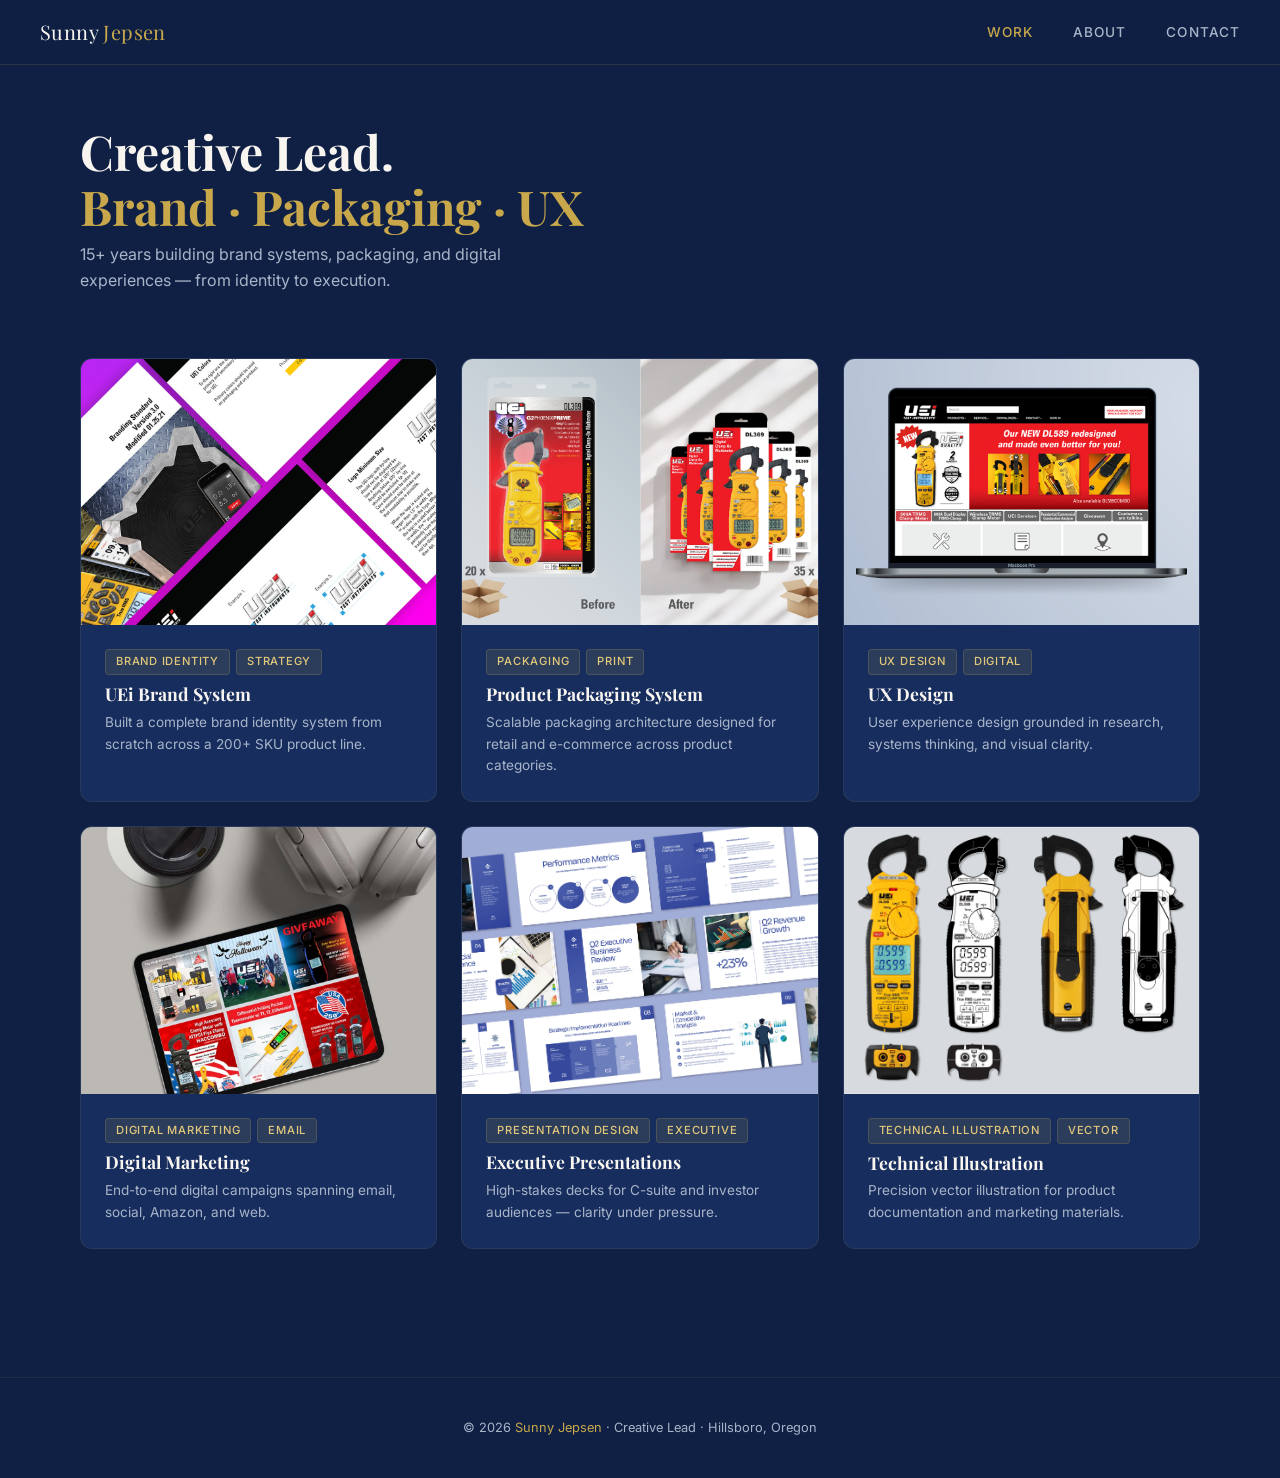
<file: index.html>
<!DOCTYPE html>
<html lang="en">
<head>
  <meta charset="UTF-8" />
  <meta name="viewport" content="width=device-width, initial-scale=1.0" />

  <!-- SEO -->
  <title>Sunny Jepsen — Creative Lead | Brand · Packaging · UX</title>
  <meta name="description" content="Portfolio of Sunny Jepsen, Creative Lead with 15+ years in brand identity, packaging design, UX, and marketing across a 200+ SKU product line." />
  <meta name="robots" content="noindex, nofollow" />
  <link rel="canonical" href="https://sunnyjepsen.netlify.app/" />

  <!-- Open Graph -->
  <meta property="og:title" content="Sunny Jepsen — Creative Lead | Brand · Packaging · UX" />
  <meta property="og:description" content="Portfolio of Sunny Jepsen, Creative Lead with 15+ years in brand identity, packaging design, UX, and marketing across a 200+ SKU product line." />
  <meta property="og:image" content="https://sunnyjepsen.netlify.app/images/og-image.jpg" />
  <meta property="og:url" content="https://sunnyjepsen.netlify.app/" />
  <meta property="og:type" content="website" />
  <meta property="og:site_name" content="Sunny Jepsen Portfolio" />

  <!-- Twitter/X -->
  <meta name="twitter:card" content="summary_large_image" />
  <meta name="twitter:title" content="Sunny Jepsen — Creative Lead | Brand · Packaging · UX" />
  <meta name="twitter:description" content="Portfolio of Sunny Jepsen, Creative Lead with 15+ years in brand identity, packaging design, UX, and marketing across a 200+ SKU product line." />
  <meta name="twitter:image" content="https://sunnyjepsen.netlify.app/images/og-image.jpg" />

  <!-- Fonts -->
  <link rel="preconnect" href="https://fonts.googleapis.com" />
  <link rel="preconnect" href="https://fonts.gstatic.com" crossorigin />
  <link href="https://fonts.googleapis.com/css2?family=Inter:wght@400;500;600&family=Playfair+Display:wght@700&display=swap" rel="stylesheet" />
<!-- SEO -->
<title>Sunny Jepsen — Creative Lead | Brand · Packaging · UX</title>
<meta name="description" content="Portfolio of Sunny Jepsen, Creative Lead with 15+ years in brand identity, packaging design, UX, and marketing across a 200+ SKU product line." />
<meta name="robots" content="noindex, nofollow" />
<link rel="canonical" href="https://sunnyjepsen.netlify.app/" />

<!-- Open Graph -->
<meta property="og:title" content="Sunny Jepsen — Creative Lead | Brand · Packaging · UX" />
<meta property="og:description" content="Portfolio of Sunny Jepsen, Creative Lead with 15+ years in brand identity, packaging design, UX, and marketing across a 200+ SKU product line." />
<meta property="og:image" content="https://sunnyjepsen.netlify.app/images/og-image.jpg" />
<meta property="og:url" content="https://sunnyjepsen.netlify.app/" />
<meta property="og:type" content="website" />
<meta property="og:site_name" content="Sunny Jepsen Portfolio" />

<!-- Twitter/X -->
<meta name="twitter:card" content="summary_large_image" />
<meta name="twitter:title" content="Sunny Jepsen — Creative Lead | Brand · Packaging · UX" />
<meta name="twitter:description" content="Portfolio of Sunny Jepsen, Creative Lead with 15+ years in brand identity, packaging design, UX, and marketing across a 200+ SKU product line." />
<meta name="twitter:image" content="https://sunnyjepsen.netlify.app/images/og-image.jpg" />

  <!-- Styles -->
  <link rel="stylesheet" href="css/reset.css" />
  <link rel="stylesheet" href="css/style.css" />
</head>
<body>

  <!-- NAV -->
  <nav>
    <a href="index.html" class="nav-logo">Sunny <span>Jepsen</span></a>
    <ul class="nav-links">
      <li><a href="index.html" class="active">Work</a></li>
      <li><a href="about.html">About</a></li>
      <li><a href="contact.html">Contact</a></li>
    </ul>
  </nav>

  <main>

    <!-- PAGE HEADER -->
    <div class="page-header">
      <h1>Creative Lead.<br /><span>Brand · Packaging · UX</span></h1>
      <p>15+ years building brand systems, packaging, and digital experiences — from identity to execution.</p>
    </div>

    <!-- WORK GRID -->
    <div class="work-grid">

      <!-- Card 1 -->
      <a class="card" href="work/brand-identity.html">
        <div class="card-image">
  <img src="images/brand/guidelines-cover.jpg" alt="UEi Brand System" />
</div>
        <div class="card-body">
          <div class="card-tags">
            <span class="tag">Brand Identity</span>
            <span class="tag">Strategy</span>
          </div>
          <h2 class="card-title">UEi Brand System</h2>
          <p class="card-desc">Built a complete brand identity system from scratch across a 200+ SKU product line.</p>
        </div>
      </a>

      <!-- Card 2 -->
      <a class="card" href="work/packaging.html">
        <div class="card-image">
  <img src="images/packaging/before-after.jpg" alt="UEi Product Packaging System" />
</div>
        <div class="card-body">
          <div class="card-tags">
            <span class="tag">Packaging</span>
            <span class="tag">Print</span>
          </div>
          <h2 class="card-title">Product Packaging System</h2>
          <p class="card-desc">Scalable packaging architecture designed for retail and e-commerce across product categories.</p>
        </div>
      </a>

      <!-- Card 3 -->
      <a class="card" href="work/ux-design.html">
        <div class="card-image">
  <img src="images/ux/uei-homepage.png" alt="UX Design — UEi Website Redesign" />
</div>
        <div class="card-body">
          <div class="card-tags">
            <span class="tag">UX Design</span>
            <span class="tag">Digital</span>
          </div>
          <h2 class="card-title">UX Design</h2>
          <p class="card-desc">User experience design grounded in research, systems thinking, and visual clarity.</p>
        </div>
      </a>

      <!-- Card 4 -->
      <a class="card" href="work/digital-marketing.html">
        <div class="card-image">
  <img src="images/marketing/social-media.jpg" alt="Digital Marketing — UEi Social Media and Campaigns" />
</div>
        <div class="card-body">
          <div class="card-tags">
            <span class="tag">Digital Marketing</span>
            <span class="tag">Email</span>
          </div>
          <h2 class="card-title">Digital Marketing</h2>
          <p class="card-desc">End-to-end digital campaigns spanning email, social, Amazon, and web.</p>
        </div>
      </a>

      <!-- Card 5 -->
      <a class="card" href="work/presentations.html">
        <div class="card-image">
  <img src="images/presentations/executive-review.jpg" alt="Executive Presentations — Business Review and Launch Decks" />
</div>
        <div class="card-body">
          <div class="card-tags">
            <span class="tag">Presentation Design</span>
            <span class="tag">Executive</span>
          </div>
          <h2 class="card-title">Executive Presentations</h2>
          <p class="card-desc">High-stakes decks for C-suite and investor audiences — clarity under pressure.</p>
        </div>
      </a>

      <!-- Card 6 -->
      <a class="card" href="work/illustration.html">
        <div class="card-image">
  <img src="images/illustration/before-after.jpg" alt="Technical Illustration — UEi Product Manuals and Diagrams" />
</div>
        <div class="card-body">
          <div class="card-tags">
            <span class="tag">Technical Illustration</span>
            <span class="tag">Vector</span>
          </div>
          <h2 class="card-title">Technical Illustration</h2>
          <p class="card-desc">Precision vector illustration for product documentation and marketing materials.</p>
        </div>
      </a>

    </div>
  </main>

  <footer>
    <p>© 2026 <span>Sunny Jepsen</span> · Creative Lead · Hillsboro, Oregon</p>
  </footer>

  <script src="js/main.js"></script>
</body>
</html>
</file>
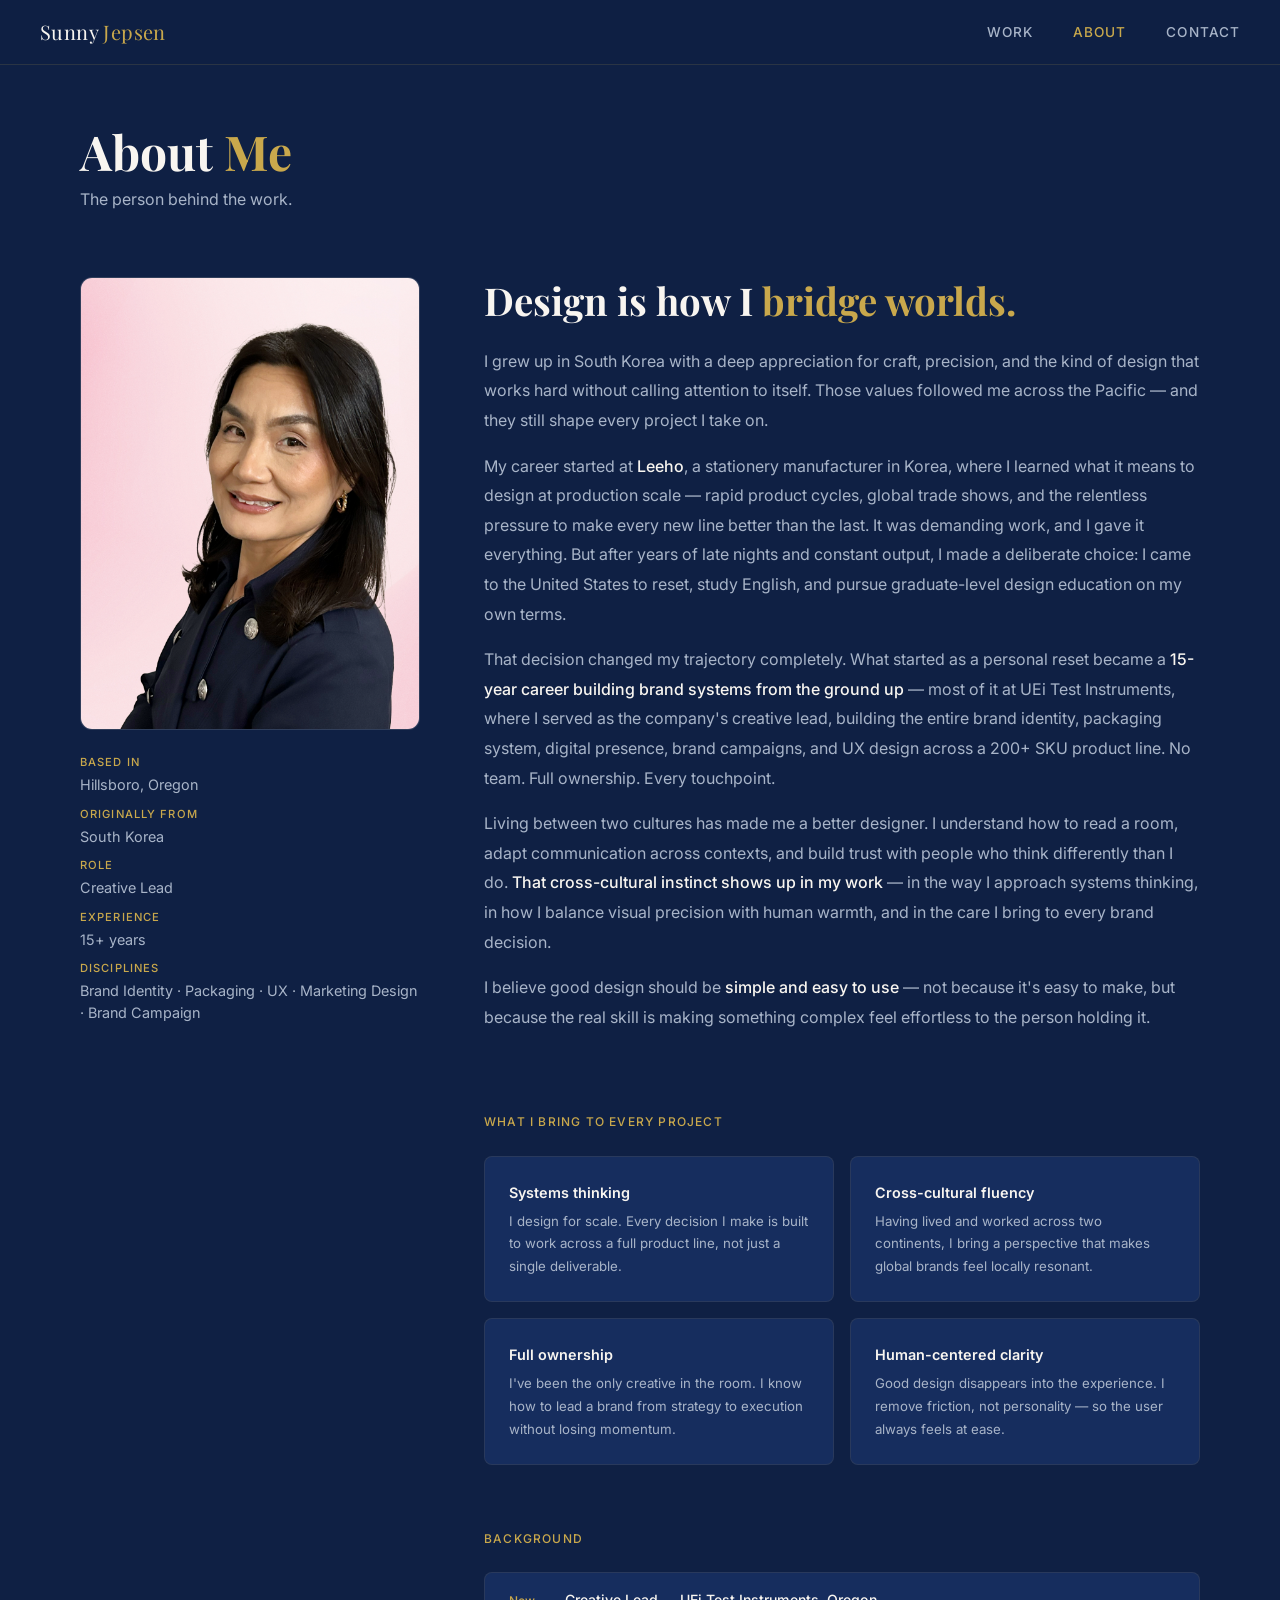
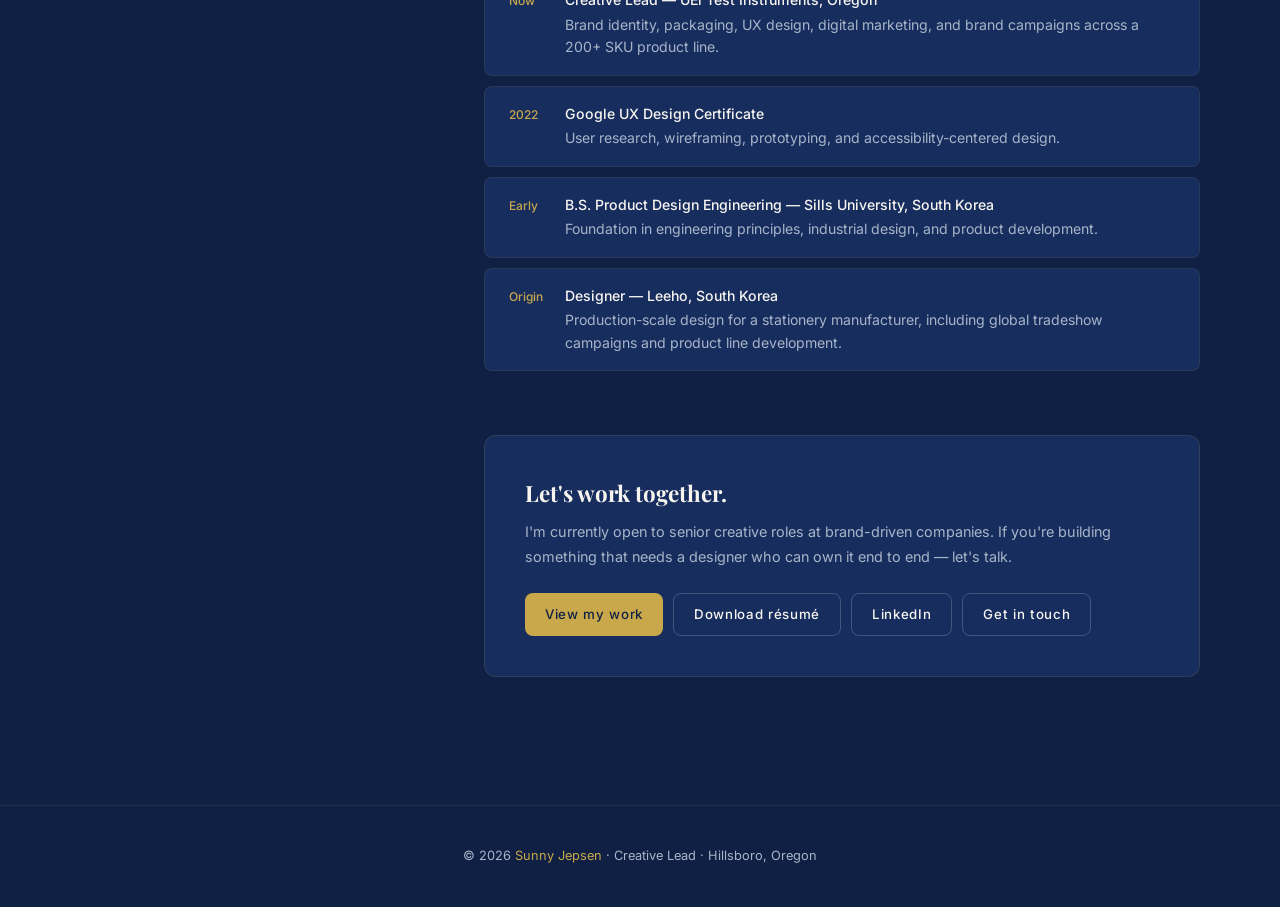
<file: about.html>
<!DOCTYPE html>
<html lang="en">
<head>
 <meta charset="UTF-8" />
<meta name="viewport" content="width=device-width, initial-scale=1.0" />

<!-- SEO -->
<title>About — Sunny Jepsen | Creative Lead</title>
<meta name="description" content="Sunny Jepsen is a Creative Lead based in Hillsboro, Oregon with 15+ years in brand identity, packaging, UX, and marketing design. Originally from South Korea." />
<meta name="robots" content="noindex, nofollow" />
<link rel="canonical" href="https://sunnyjepsen.netlify.app/about.html" />

<!-- Open Graph -->
<meta property="og:title" content="About — Sunny Jepsen | Creative Lead" />
<meta property="og:description" content="Sunny Jepsen is a Creative Lead based in Hillsboro, Oregon with 15+ years in brand identity, packaging, UX, and marketing design. Originally from South Korea." />
<meta property="og:image" content="https://sunnyjepsen.netlify.app/images/og-image.jpg" />
<meta property="og:url" content="https://sunnyjepsen.netlify.app/about.html" />
<meta property="og:type" content="website" />
<meta property="og:site_name" content="Sunny Jepsen Portfolio" />

<!-- Twitter/X -->
<meta name="twitter:card" content="summary_large_image" />
<meta name="twitter:title" content="About — Sunny Jepsen | Creative Lead" />
<meta name="twitter:description" content="Sunny Jepsen is a Creative Lead based in Hillsboro, Oregon with 15+ years in brand identity, packaging, UX, and marketing design. Originally from South Korea." />
<meta name="twitter:image" content="https://sunnyjepsen.netlify.app/images/og-image.jpg" />

<!-- Fonts -->

  <!-- Fonts -->
  <link rel="preconnect" href="https://fonts.googleapis.com" />
  <link rel="preconnect" href="https://fonts.gstatic.com" crossorigin />
  <link href="https://fonts.googleapis.com/css2?family=Inter:wght@400;500;600&family=Playfair+Display:wght@700&display=swap" rel="stylesheet" />

  <!-- Styles -->
  <link rel="stylesheet" href="css/reset.css" />
  <link rel="stylesheet" href="css/style.css" />

  <style>
    /* ── ABOUT PAGE SPECIFIC ── */
    .about-grid {
      display: grid;
      grid-template-columns: 340px 1fr;
      gap: 4rem;
      align-items: start;
    }

    /* LEFT COLUMN */
    .about-left {
      position: sticky;
      top: 100px;
    }

    .headshot {
      width: 100%;
      aspect-ratio: 3 / 4;
      border-radius: var(--radius-lg);
      overflow: hidden;
      background: var(--navy-mid);
      border: 1px solid rgba(201, 168, 76, 0.15);
      margin-bottom: var(--space-md);
    }

    .headshot img {
      width: 100%;
      height: 100%;
      object-fit: cover;
    }

    .headshot.placeholder {
      display: flex;
      align-items: center;
      justify-content: center;
    }

    .headshot.placeholder::after {
      content: "Photo coming soon";
      font-size: 0.75rem;
      font-weight: 500;
      letter-spacing: 0.08em;
      text-transform: uppercase;
      color: var(--text-secondary);
    }

    .about-meta {
      display: flex;
      flex-direction: column;
      gap: 10px;
    }

    .meta-item {
      display: flex;
      flex-direction: column;
      gap: 2px;
    }

    .meta-label {
      font-size: 0.7rem;
      font-weight: 500;
      letter-spacing: 0.1em;
      text-transform: uppercase;
      color: var(--gold);
    }

    .meta-value {
      font-size: 0.9rem;
      color: var(--text-secondary);
      line-height: 1.5;
    }

    /* RIGHT COLUMN */
    .about-right {
      display: flex;
      flex-direction: column;
      gap: var(--space-xl);
    }

    .about-intro h2 {
      font-family: var(--font-display);
      font-size: clamp(1.8rem, 3vw, 2.5rem);
      font-weight: 700;
      color: var(--warm);
      line-height: 1.2;
      margin-bottom: var(--space-md);
    }

    .about-intro h2 span {
      color: var(--gold);
    }

    .about-intro p {
      font-size: 1rem;
      color: var(--text-secondary);
      line-height: 1.85;
      margin-bottom: var(--space-sm);
    }

    .about-intro p strong {
      color: var(--warm);
      font-weight: 500;
    }

    /* VALUES */
    .values-section h3 {
      font-size: 0.75rem;
      font-weight: 500;
      letter-spacing: 0.1em;
      text-transform: uppercase;
      color: var(--gold);
      margin-bottom: var(--space-md);
    }

    .values-grid {
      display: grid;
      grid-template-columns: repeat(2, 1fr);
      gap: var(--space-sm);
    }

    .value-card {
      background: var(--navy-mid);
      border: 1px solid rgba(201, 168, 76, 0.1);
      border-radius: var(--radius-md);
      padding: var(--space-md);
    }

    .value-card .v-title {
      font-size: 0.9rem;
      font-weight: 600;
      color: var(--warm);
      margin-bottom: 6px;
    }

    .value-card .v-desc {
      font-size: 0.83rem;
      color: var(--text-secondary);
      line-height: 1.7;
    }

    /* CREDENTIALS */
    .credentials-section h3 {
      font-size: 0.75rem;
      font-weight: 500;
      letter-spacing: 0.1em;
      text-transform: uppercase;
      color: var(--gold);
      margin-bottom: var(--space-md);
    }

    .credential-list {
      display: flex;
      flex-direction: column;
      gap: 10px;
    }

    .credential-item {
      display: flex;
      gap: var(--space-sm);
      align-items: flex-start;
      padding: var(--space-sm) var(--space-md);
      background: var(--navy-mid);
      border: 1px solid rgba(201, 168, 76, 0.1);
      border-radius: var(--radius-md);
    }

    .credential-year {
      font-size: 0.75rem;
      font-weight: 500;
      color: var(--gold);
      min-width: 40px;
      padding-top: 2px;
    }

    .credential-text {
      font-size: 0.88rem;
      color: var(--text-secondary);
      line-height: 1.6;
    }

    .credential-text strong {
      color: var(--warm);
      font-weight: 500;
      display: block;
      margin-bottom: 2px;
    }

    /* CTA */
    .cta-section {
      padding: var(--space-lg) var(--space-lg);
      background: var(--navy-mid);
      border: 1px solid rgba(201, 168, 76, 0.15);
      border-radius: var(--radius-lg);
    }

    .cta-section h3 {
      font-family: var(--font-display);
      font-size: 1.4rem;
      font-weight: 700;
      color: var(--warm);
      margin-bottom: 8px;
    }

    .cta-section p {
      font-size: 0.9rem;
      color: var(--text-secondary);
      margin-bottom: var(--space-md);
      line-height: 1.7;
    }

    .cta-buttons {
      display: flex;
      flex-wrap: wrap;
      gap: 10px;
    }

    .btn {
      display: inline-flex;
      align-items: center;
      gap: 6px;
      font-size: 0.83rem;
      font-weight: 500;
      letter-spacing: 0.05em;
      padding: 10px 20px;
      border-radius: var(--radius-md);
      transition: all var(--transition);
    }

    .btn-primary {
      background: var(--gold);
      color: var(--navy);
    }

    .btn-primary:hover {
      background: var(--gold-light);
    }

    .btn-secondary {
      background: transparent;
      color: var(--warm);
      border: 1px solid rgba(248, 245, 240, 0.2);
    }

    .btn-secondary:hover {
      border-color: var(--gold);
      color: var(--gold);
    }

    /* RESPONSIVE */
    @media (max-width: 860px) {
      .about-grid {
        grid-template-columns: 1fr;
        gap: var(--space-lg);
      }

      .about-left {
        position: static;
        display: grid;
        grid-template-columns: 180px 1fr;
        gap: var(--space-md);
        align-items: start;
      }

      .headshot {
        margin-bottom: 0;
      }

      .values-grid {
        grid-template-columns: 1fr;
      }
    }

    @media (max-width: 500px) {
      .about-left {
        grid-template-columns: 1fr;
      }

      .cta-buttons {
        flex-direction: column;
      }

      .btn {
        justify-content: center;
      }
    }
  </style>
</head>
<body>

  <!-- NAV -->
  <nav>
    <a href="index.html" class="nav-logo">Sunny <span>Jepsen</span></a>
    <ul class="nav-links">
      <li><a href="index.html">Work</a></li>
      <li><a href="about.html" class="active">About</a></li>
      <li><a href="contact.html">Contact</a></li>
    </ul>
  </nav>

  <main>

    <div class="page-header">
      <h1>About <span>Me</span></h1>
      <p>The person behind the work.</p>
    </div>

    <div class="about-grid">

      <!-- LEFT: Photo + Meta -->
      <div class="about-left">
        <div class="headshot">
  <img src="images/headshot.jpg" alt="Sunny Jepsen — Creative Lead" />
</div>

        <div class="about-meta">
          <div class="meta-item">
            <span class="meta-label">Based in</span>
            <span class="meta-value">Hillsboro, Oregon</span>
          </div>
          <div class="meta-item">
            <span class="meta-label">Originally from</span>
            <span class="meta-value">South Korea</span>
          </div>
          <div class="meta-item">
            <span class="meta-label">Role</span>
            <span class="meta-value">Creative Lead</span>
          </div>
          <div class="meta-item">
            <span class="meta-label">Experience</span>
            <span class="meta-value">15+ years</span>
          </div>
          <div class="meta-item">
            <span class="meta-label">Disciplines</span>
            <span class="meta-value">Brand Identity · Packaging · UX · Marketing Design · Brand Campaign</span>
          </div>
        </div>
      </div>

      <!-- RIGHT: Story + Values + CTA -->
      <div class="about-right">

        <!-- INTRO -->
        <div class="about-intro">
          <h2>Design is how I <span>bridge worlds.</span></h2>

          <p>
            I grew up in South Korea with a deep appreciation for craft, precision, and the kind of design that works hard without calling attention to itself. Those values followed me across the Pacific — and they still shape every project I take on.
          </p>

          <p>
            My career started at <strong>Leeho</strong>, a stationery manufacturer in Korea, where I learned what it means to design at production scale — rapid product cycles, global trade shows, and the relentless pressure to make every new line better than the last. It was demanding work, and I gave it everything. But after years of late nights and constant output, I made a deliberate choice: I came to the United States to reset, study English, and pursue graduate-level design education on my own terms.
          </p>

          <p>
            That decision changed my trajectory completely. What started as a personal reset became a <strong>15-year career building brand systems from the ground up</strong> — most of it at UEi Test Instruments, where I served as the company's creative lead, building the entire brand identity, packaging system, digital presence, brand campaigns, and UX design across a 200+ SKU product line. No team. Full ownership. Every touchpoint.
          </p>

          <p>
            Living between two cultures has made me a better designer. I understand how to read a room, adapt communication across contexts, and build trust with people who think differently than I do. <strong>That cross-cultural instinct shows up in my work</strong> — in the way I approach systems thinking, in how I balance visual precision with human warmth, and in the care I bring to every brand decision.
          </p>

          <p>
            I believe good design should be <strong>simple and easy to use</strong> — not because it's easy to make, but because the real skill is making something complex feel effortless to the person holding it.
          </p>
        </div>

        <!-- VALUES -->
        <div class="values-section">
          <h3>What I bring to every project</h3>
          <div class="values-grid">
            <div class="value-card">
              <div class="v-title">Systems thinking</div>
              <div class="v-desc">I design for scale. Every decision I make is built to work across a full product line, not just a single deliverable.</div>
            </div>
            <div class="value-card">
              <div class="v-title">Cross-cultural fluency</div>
              <div class="v-desc">Having lived and worked across two continents, I bring a perspective that makes global brands feel locally resonant.</div>
            </div>
            <div class="value-card">
              <div class="v-title">Full ownership</div>
              <div class="v-desc">I've been the only creative in the room. I know how to lead a brand from strategy to execution without losing momentum.</div>
            </div>
            <div class="value-card">
              <div class="v-title">Human-centered clarity</div>
              <div class="v-desc">Good design disappears into the experience. I remove friction, not personality — so the user always feels at ease.</div>
            </div>
          </div>
        </div>

        <!-- CREDENTIALS -->
        <div class="credentials-section">
          <h3>Background</h3>
          <div class="credential-list">
            <div class="credential-item">
              <span class="credential-year">Now</span>
              <div class="credential-text">
                <strong>Creative Lead — UEi Test Instruments, Oregon</strong>
                Brand identity, packaging, UX design, digital marketing, and brand campaigns across a 200+ SKU product line.
              </div>
            </div>
            <div class="credential-item">
              <span class="credential-year">2022</span>
              <div class="credential-text">
                <strong>Google UX Design Certificate</strong>
                User research, wireframing, prototyping, and accessibility-centered design.
              </div>
            </div>
            <div class="credential-item">
              <span class="credential-year">Early</span>
              <div class="credential-text">
                <strong>B.S. Product Design Engineering — Sills University, South Korea</strong>
                Foundation in engineering principles, industrial design, and product development.
              </div>
            </div>
            <div class="credential-item">
              <span class="credential-year">Origin</span>
              <div class="credential-text">
                <strong>Designer — Leeho, South Korea</strong>
                Production-scale design for a stationery manufacturer, including global tradeshow campaigns and product line development.
              </div>
            </div>
          </div>
        </div>

        <!-- CTA -->
        <div class="cta-section">
          <h3>Let's work together.</h3>
          <p>I'm currently open to senior creative roles at brand-driven companies. If you're building something that needs a designer who can own it end to end — let's talk.</p>
          <div class="cta-buttons">
            <a href="index.html" class="btn btn-primary">View my work</a>
            <a href="/resume.pdf" class="btn btn-secondary" target="_blank">Download résumé</a>
            <a href="https://linkedin.com/in/sunnyjepsen" class="btn btn-secondary" target="_blank">LinkedIn</a>
            <a href="contact.html" class="btn btn-secondary">Get in touch</a>
          </div>
        </div>

      </div>
    </div>
  </main>

  <footer>
    <p>© 2026 <span>Sunny Jepsen</span> · Creative Lead · Hillsboro, Oregon</p>
  </footer>

  <script src="js/main.js"></script>
</body>
</html>
</file>
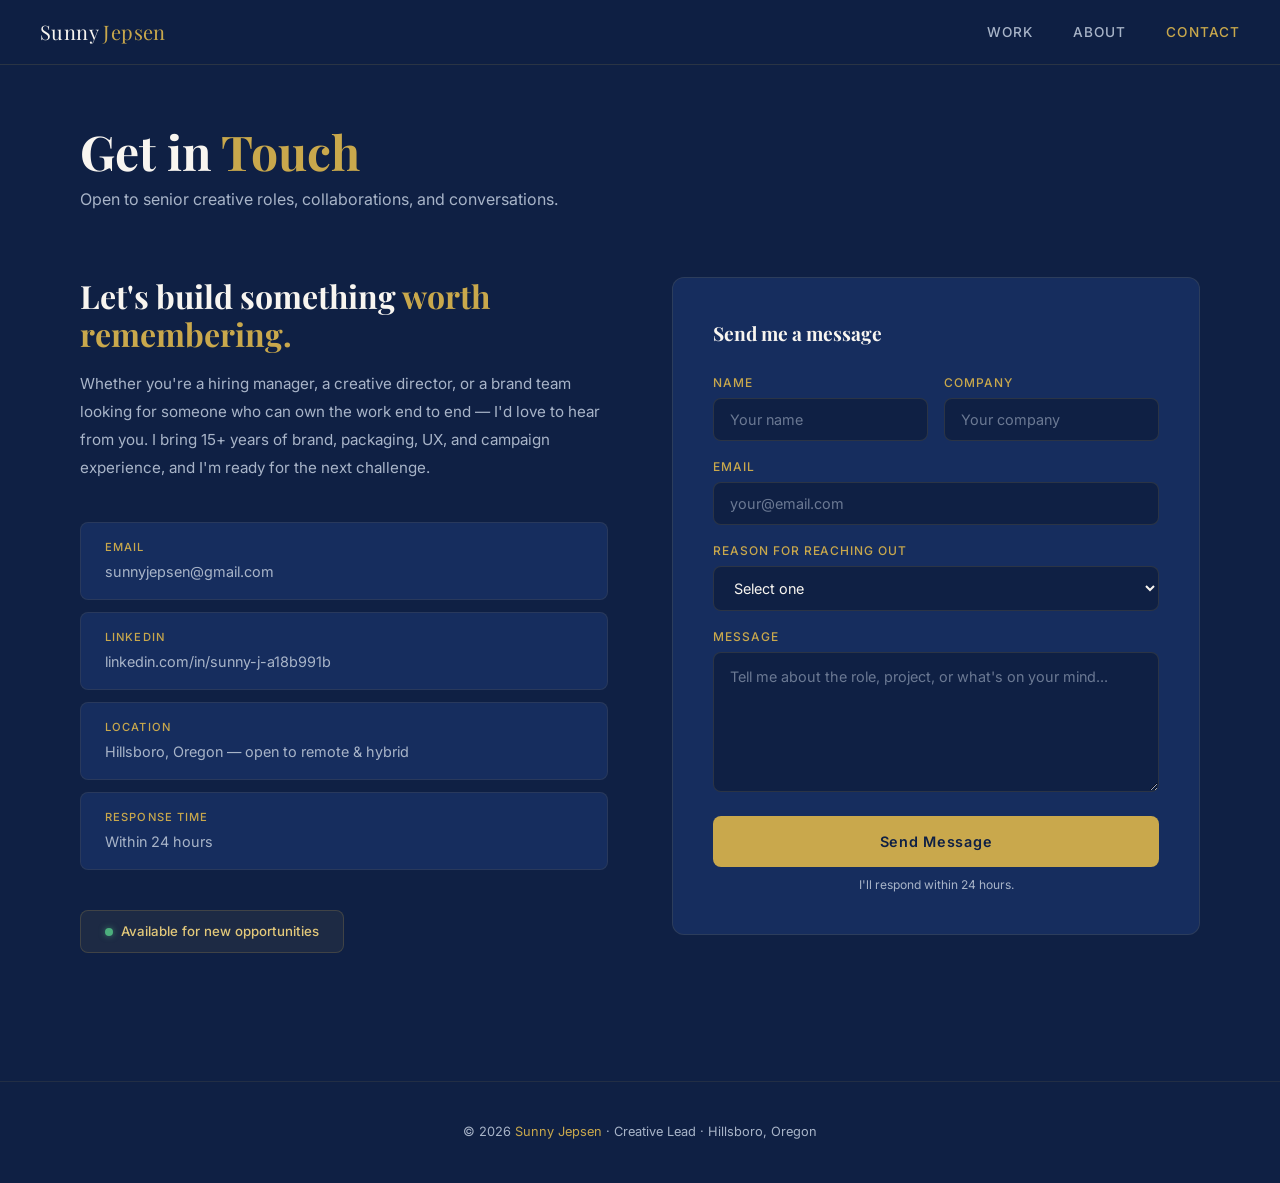
<file: contact.html>
<!DOCTYPE html>
<html lang="en">
<head>
   <meta charset="UTF-8" />
  <meta name="viewport" content="width=device-width, initial-scale=1.0" />

  <!-- SEO -->
  <title>Contact — Sunny Jepsen | Creative Lead</title>
  <meta name="description" content="Get in touch with Sunny Jepsen — Creative Lead open to senior creative roles at brand-driven companies. Based in Hillsboro, Oregon." />
  <meta name="robots" content="noindex, nofollow" />
  <link rel="canonical" href="https://sunnyjepsen.netlify.app/contact.html" />

  <!-- Open Graph -->
  <meta property="og:title" content="Contact — Sunny Jepsen | Creative Lead" />
  <meta property="og:description" content="Get in touch with Sunny Jepsen — Creative Lead open to senior creative roles at brand-driven companies. Based in Hillsboro, Oregon." />
  <meta property="og:image" content="https://sunnyjepsen.netlify.app/images/og-image.jpg" />
  <meta property="og:url" content="https://sunnyjepsen.netlify.app/contact.html" />
  <meta property="og:type" content="website" />
  <meta property="og:site_name" content="Sunny Jepsen Portfolio" />

  <!-- Twitter/X -->
  <meta name="twitter:card" content="summary_large_image" />
  <meta name="twitter:title" content="Contact — Sunny Jepsen | Creative Lead" />
  <meta name="twitter:description" content="Get in touch with Sunny Jepsen — Creative Lead open to senior creative roles at brand-driven companies. Based in Hillsboro, Oregon." />
  <meta name="twitter:image" content="https://sunnyjepsen.netlify.app/images/og-image.jpg" />

  <!-- Fonts -->
  <link rel="preconnect" href="https://fonts.googleapis.com" />
  <link rel="preconnect" href="https://fonts.gstatic.com" crossorigin />
  <link href="https://fonts.googleapis.com/css2?family=Inter:wght@400;500;600&family=Playfair+Display:wght@700&display=swap" rel="stylesheet" />

  <!-- Styles -->
  <link rel="stylesheet" href="css/reset.css" />
  <link rel="stylesheet" href="css/style.css" />

  <style>
    /* ── CONTACT PAGE SPECIFIC ── */
    .contact-grid {
      display: grid;
      grid-template-columns: 1fr 1fr;
      gap: 4rem;
      align-items: start;
    }

    /* LEFT — Info panel */
    .contact-info {
      position: sticky;
      top: 100px;
    }

    .contact-intro {
      margin-bottom: var(--space-lg);
    }

    .contact-intro h2 {
      font-family: var(--font-display);
      font-size: clamp(1.6rem, 2.5vw, 2.2rem);
      font-weight: 700;
      color: var(--warm);
      line-height: 1.2;
      margin-bottom: var(--space-sm);
    }

    .contact-intro h2 span {
      color: var(--gold);
    }

    .contact-intro p {
      font-size: 0.95rem;
      color: var(--text-secondary);
      line-height: 1.85;
    }

    .contact-details {
      display: flex;
      flex-direction: column;
      gap: 12px;
      margin-bottom: var(--space-lg);
    }

    .contact-detail-item {
      display: flex;
      flex-direction: column;
      gap: 3px;
      padding: var(--space-sm) var(--space-md);
      background: var(--navy-mid);
      border: 1px solid rgba(201, 168, 76, 0.1);
      border-radius: var(--radius-md);
      transition: border-color var(--transition);
    }

    .contact-detail-item:hover {
      border-color: rgba(201, 168, 76, 0.3);
    }

    .detail-label {
      font-size: 0.7rem;
      font-weight: 500;
      letter-spacing: 0.1em;
      text-transform: uppercase;
      color: var(--gold);
    }

    .detail-value {
      font-size: 0.9rem;
      color: var(--text-secondary);
    }

    .detail-value a {
      color: var(--text-secondary);
      transition: color var(--transition);
    }

    .detail-value a:hover {
      color: var(--gold);
    }

    .availability-badge {
      display: inline-flex;
      align-items: center;
      gap: 8px;
      padding: 10px var(--space-md);
      background: rgba(201, 168, 76, 0.08);
      border: 1px solid rgba(201, 168, 76, 0.2);
      border-radius: var(--radius-md);
      font-size: 0.83rem;
      color: var(--gold-light);
      font-weight: 500;
    }

    .availability-dot {
      width: 8px;
      height: 8px;
      border-radius: 50%;
      background: #4caf7d;
      box-shadow: 0 0 6px rgba(76, 175, 125, 0.6);
      animation: pulse 2s infinite;
      flex-shrink: 0;
    }

    @keyframes pulse {
      0%, 100% { opacity: 1; }
      50% { opacity: 0.4; }
    }

    /* RIGHT — Form */
    .contact-form-wrapper {
      background: var(--navy-mid);
      border: 1px solid rgba(201, 168, 76, 0.12);
      border-radius: var(--radius-lg);
      padding: var(--space-lg);
    }

    .contact-form-wrapper h3 {
      font-family: var(--font-display);
      font-size: 1.2rem;
      font-weight: 700;
      color: var(--warm);
      margin-bottom: var(--space-md);
    }

    .form-group {
      display: flex;
      flex-direction: column;
      gap: 6px;
      margin-bottom: var(--space-sm);
    }

    .form-group label {
      font-size: 0.75rem;
      font-weight: 500;
      letter-spacing: 0.08em;
      text-transform: uppercase;
      color: var(--gold);
    }

    .form-group input,
    .form-group textarea,
    .form-group select {
      background: var(--navy);
      border: 1px solid rgba(201, 168, 76, 0.15);
      border-radius: var(--radius-md);
      padding: 12px var(--space-sm);
      font-family: var(--font-sans);
      font-size: 0.9rem;
      color: var(--warm);
      outline: none;
      transition: border-color var(--transition);
      width: 100%;
    }

    .form-group input::placeholder,
    .form-group textarea::placeholder {
      color: var(--text-secondary);
      opacity: 0.6;
    }

    .form-group input:focus,
    .form-group textarea:focus,
    .form-group select:focus {
      border-color: var(--gold);
    }

    .form-group select option {
      background: var(--navy);
      color: var(--warm);
    }

    .form-group textarea {
      resize: vertical;
      min-height: 140px;
      line-height: 1.6;
    }

    .form-row {
      display: grid;
      grid-template-columns: 1fr 1fr;
      gap: var(--space-sm);
    }

    .btn-submit {
      width: 100%;
      padding: 14px;
      background: var(--gold);
      color: var(--navy);
      font-family: var(--font-sans);
      font-size: 0.9rem;
      font-weight: 600;
      letter-spacing: 0.05em;
      border-radius: var(--radius-md);
      cursor: pointer;
      transition: background var(--transition);
      margin-top: var(--space-xs);
    }

    .btn-submit:hover {
      background: var(--gold-light);
    }

    .form-note {
      font-size: 0.75rem;
      color: var(--text-secondary);
      text-align: center;
      margin-top: var(--space-xs);
      line-height: 1.6;
    }

    /* Success message */
    .form-success {
      display: none;
      text-align: center;
      padding: var(--space-lg);
    }

    .form-success .success-icon {
      font-size: 2.5rem;
      margin-bottom: var(--space-sm);
    }

    .form-success h4 {
      font-family: var(--font-display);
      font-size: 1.3rem;
      color: var(--warm);
      margin-bottom: 8px;
    }

    .form-success p {
      font-size: 0.88rem;
      color: var(--text-secondary);
      line-height: 1.7;
    }

    /* RESPONSIVE */
    @media (max-width: 860px) {
      .contact-grid {
        grid-template-columns: 1fr;
        gap: var(--space-lg);
      }

      .contact-info {
        position: static;
      }

      .form-row {
        grid-template-columns: 1fr;
      }
    }
  </style>
</head>
<body>

  <!-- NAV -->
  <nav>
    <a href="index.html" class="nav-logo">Sunny <span>Jepsen</span></a>
    <ul class="nav-links">
      <li><a href="index.html">Work</a></li>
      <li><a href="about.html">About</a></li>
      <li><a href="contact.html" class="active">Contact</a></li>
    </ul>
  </nav>

  <main>

    <div class="page-header">
      <h1>Get in <span>Touch</span></h1>
      <p>Open to senior creative roles, collaborations, and conversations.</p>
    </div>

    <div class="contact-grid">

      <!-- LEFT: Info -->
      <div class="contact-info">

        <div class="contact-intro">
          <h2>Let's build something <span>worth remembering.</span></h2>
          <p>
            Whether you're a hiring manager, a creative director, or a brand team looking for someone who can own the work end to end — I'd love to hear from you. I bring 15+ years of brand, packaging, UX, and campaign experience, and I'm ready for the next challenge.
          </p>
        </div>

        <div class="contact-details">
          <div class="contact-detail-item">
            <span class="detail-label">Email</span>
            <span class="detail-value">
              <a href="mailto:sunnyjepsen@gmail.com">sunnyjepsen@gmail.com</a>
            </span>
          </div>
          <div class="contact-detail-item">
            <span class="detail-label">LinkedIn</span>
            <span class="detail-value">
              <a href="https://www.linkedin.com/in/sunny-j-a18b991b/" target="_blank">linkedin.com/in/sunny-j-a18b991b</a>
            </span>
          </div>
          <div class="contact-detail-item">
            <span class="detail-label">Location</span>
            <span class="detail-value">Hillsboro, Oregon — open to remote & hybrid</span>
          </div>
          <div class="contact-detail-item">
            <span class="detail-label">Response time</span>
            <span class="detail-value">Within 24 hours</span>
          </div>
        </div>

        <div class="availability-badge">
          <span class="availability-dot"></span>
          Available for new opportunities
        </div>

      </div>

      <!-- RIGHT: Form -->
      <div class="contact-form-wrapper">

        <div id="formContent">
          <h3>Send me a message</h3>

          <form
  action="https://formspree.io/f/mojgpvjo"
  method="POST"
  onsubmit="handleSubmit(event)"
>
            

            <div class="form-row">
              <div class="form-group">
                <label for="name">Name</label>
                <input
                  type="text"
                  id="name"
                  name="name"
                  placeholder="Your name"
                  required
                />
              </div>
              <div class="form-group">
                <label for="company">Company</label>
                <input
                  type="text"
                  id="company"
                  name="company"
                  placeholder="Your company"
                />
              </div>
            </div>

            <div class="form-group">
              <label for="email">Email</label>
              <input
                type="email"
                id="email"
                name="email"
                placeholder="your@email.com"
                required
              />
            </div>

            <div class="form-group">
              <label for="reason">Reason for reaching out</label>
              <select id="reason" name="reason">
                <option value="" disabled selected>Select one</option>
                <option value="job-opportunity">Job opportunity</option>
                <option value="freelance">Freelance project</option>
                <option value="collaboration">Collaboration</option>
                <option value="other">Other</option>
              </select>
            </div>

            <div class="form-group">
              <label for="message">Message</label>
              <textarea
                id="message"
                name="message"
                placeholder="Tell me about the role, project, or what's on your mind..."
                required
              ></textarea>
            </div>

            <button type="submit" class="btn-submit">Send Message</button>
            <p class="form-note">I'll respond within 24 hours.</p>

          </form>
        </div>

        <!-- Success state -->
        <div class="form-success" id="formSuccess">
          <div class="success-icon">✦</div>
          <h4>Message received.</h4>
          <p>Thank you for reaching out. I'll be in touch within 24 hours.</p>
        </div>

      </div>
    </div>
  </main>

  <footer>
    <p>© 2026 <span>Sunny Jepsen</span> · Creative Lead · Hillsboro, Oregon</p>
  </footer>

  <script src="js/main.js"></script>
  <script>
    function handleSubmit(e) {
      e.preventDefault();
      const form = e.target;
      const data = new FormData(form);

      fetch('/', {
        method: 'POST',
        headers: { 'Content-Type': 'application/x-www-form-urlencoded' },
        body: new URLSearchParams(data).toString()
      })
      .then(() => {
        document.getElementById('formContent').style.display = 'none';
        document.getElementById('formSuccess').style.display = 'block';
      })
      .catch(() => {
        alert('Something went wrong. Please email me directly at sunnyjepsen@gmail.com');
      });
    }
  </script>

</body>
</html>
</file>
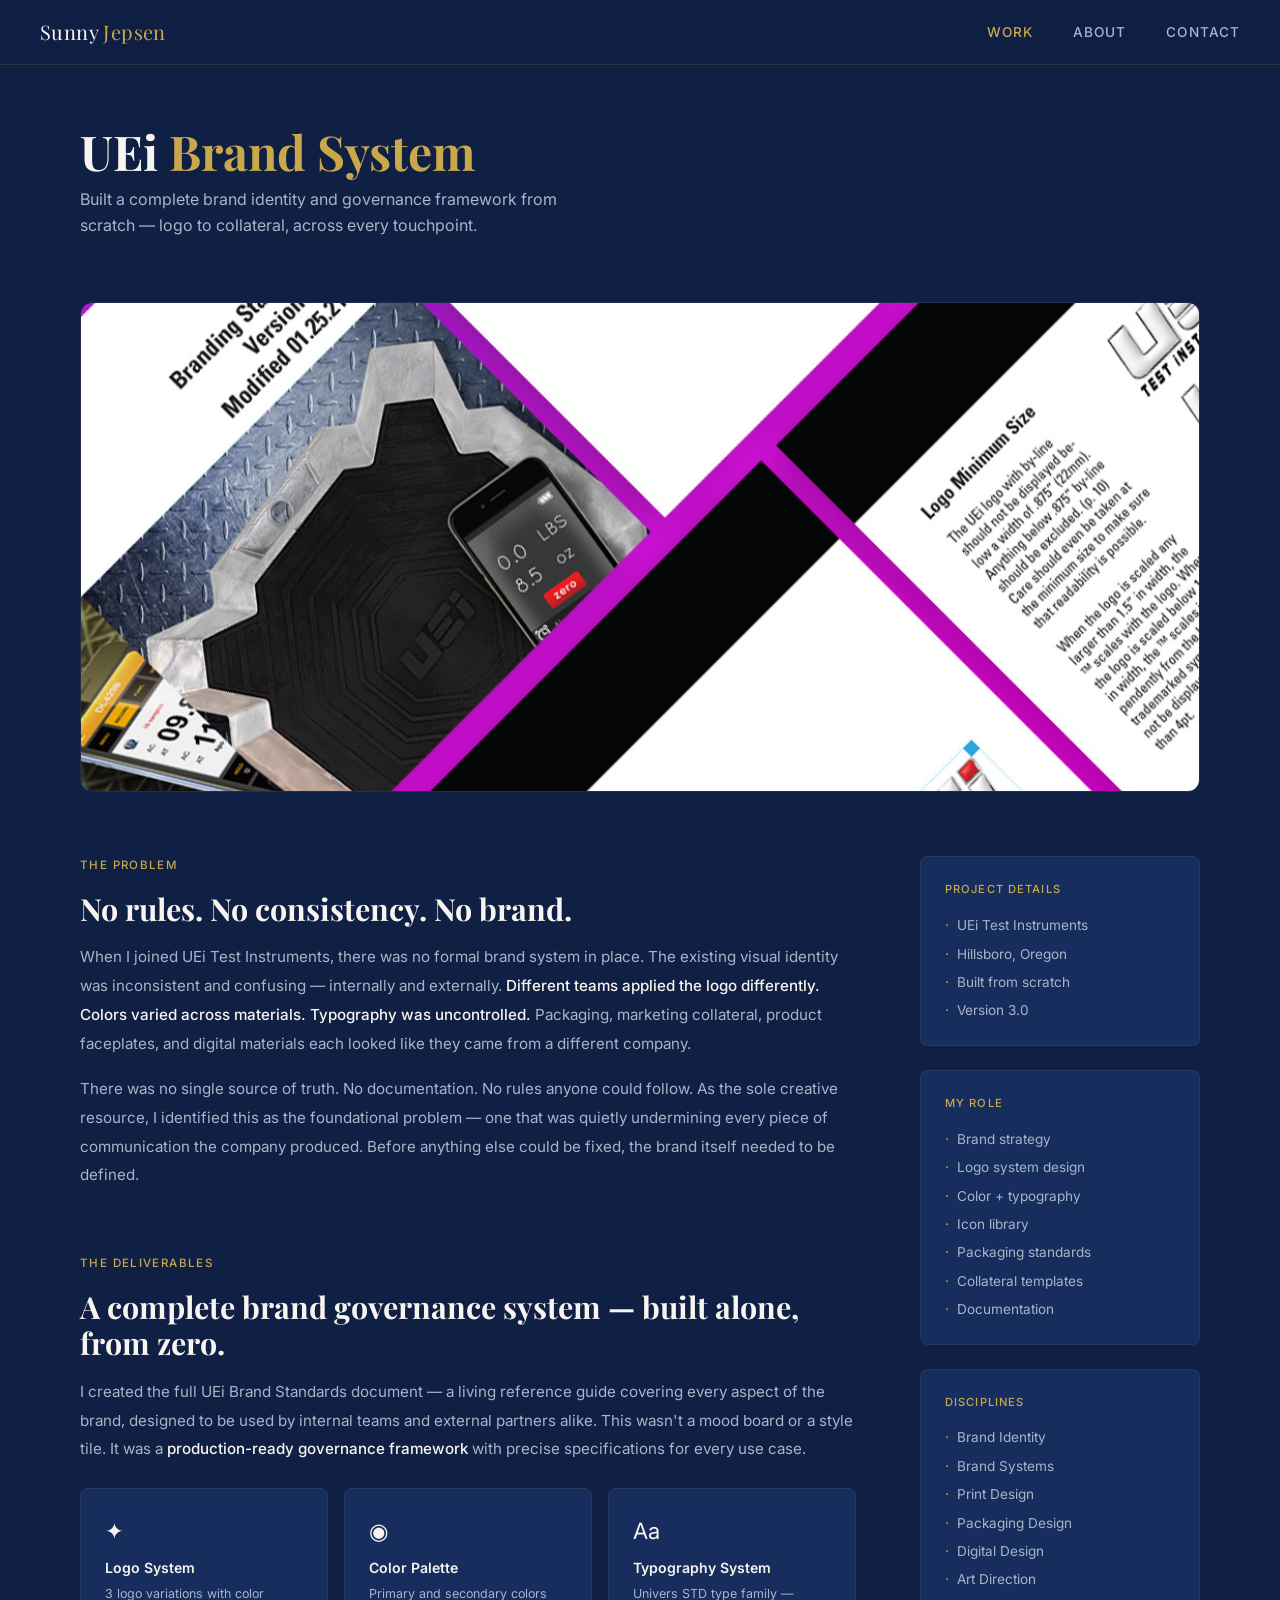
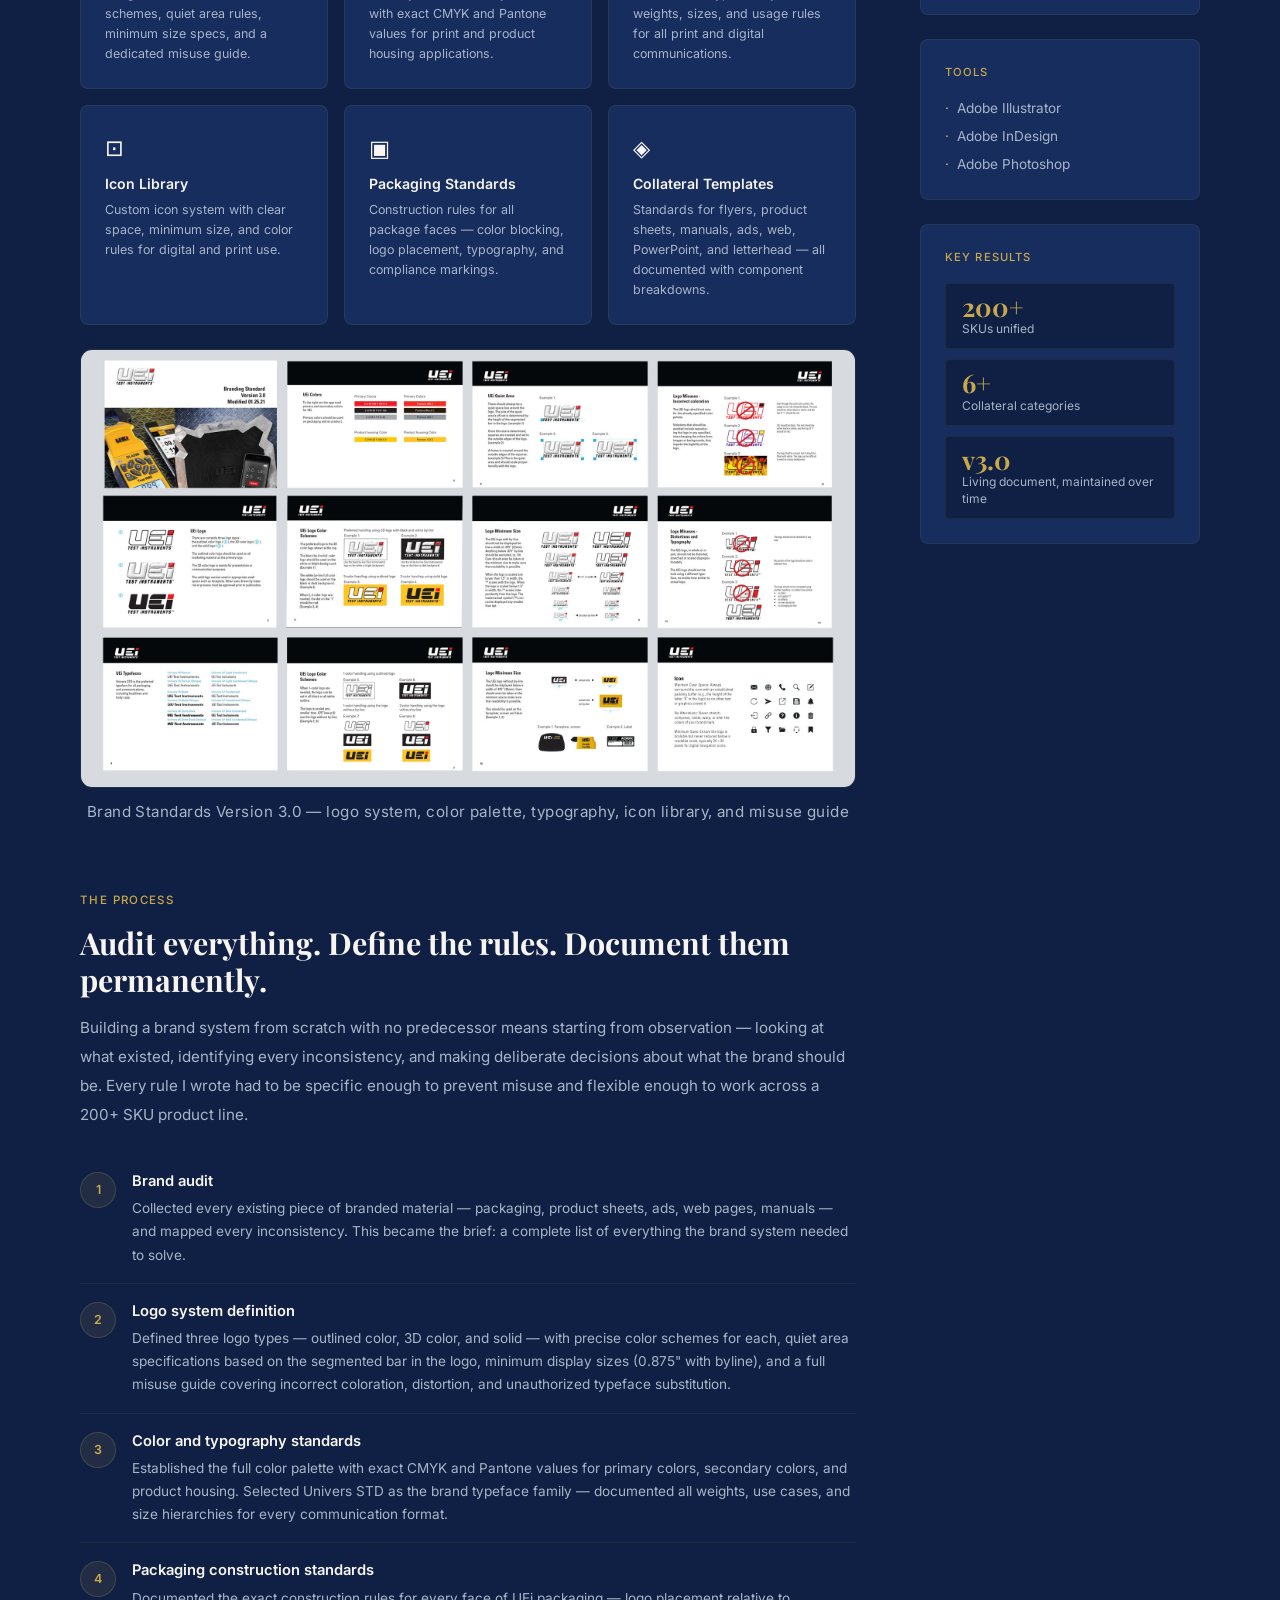
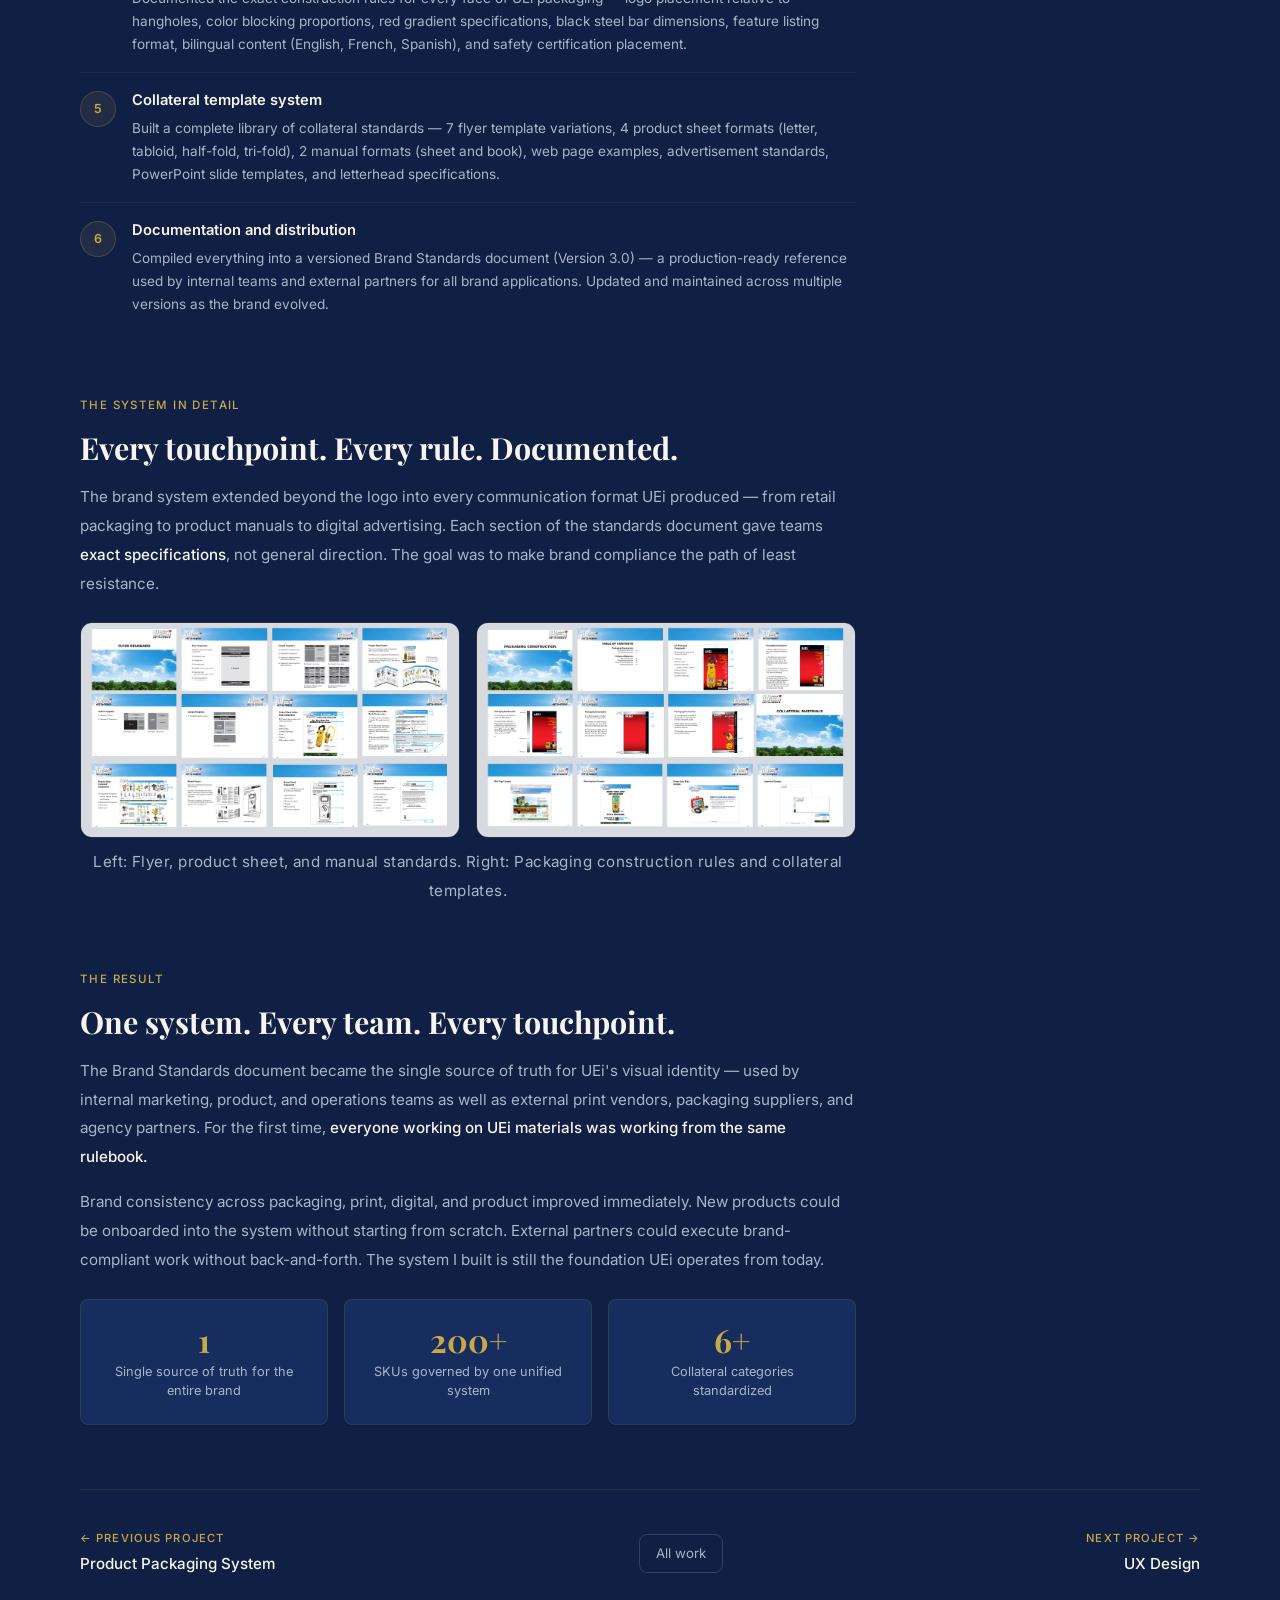
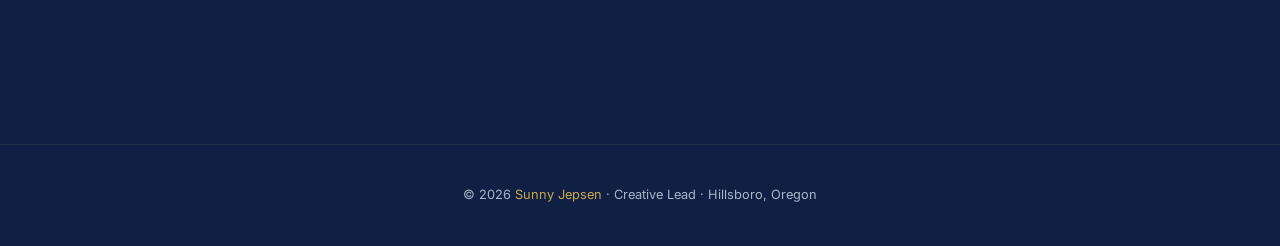
<file: work/brand-identity.html>
<!DOCTYPE html>
<html lang="en">
<head>
 <meta charset="UTF-8" />
  <meta name="viewport" content="width=device-width, initial-scale=1.0" />

  <!-- SEO -->
  <title>UEi Brand System — Sunny Jepsen</title>
  <meta name="description" content="Built a complete brand identity system from scratch — logo, color, typography, packaging, and collateral standards across a 200+ SKU product line." />
  <meta name="robots" content="noindex, nofollow" />
  <link rel="canonical" href="https://sunnyjepsen.netlify.app/work/brand-identity.html" />

  <!-- Open Graph -->
  <meta property="og:title" content="UEi Brand System — Sunny Jepsen" />
  <meta property="og:description" content="Built a complete brand identity system from scratch — logo, color, typography, packaging, and collateral standards across a 200+ SKU product line." />
  <meta property="og:image" content="https://sunnyjepsen.netlify.app/images/brand/guidelines-cover.jpg" />
  <meta property="og:url" content="https://sunnyjepsen.netlify.app/work/brand-identity.html" />
  <meta property="og:type" content="website" />
  <meta property="og:site_name" content="Sunny Jepsen Portfolio" />

  <!-- Twitter/X -->
  <meta name="twitter:card" content="summary_large_image" />
  <meta name="twitter:title" content="UEi Brand System — Sunny Jepsen" />
  <meta name="twitter:description" content="Built a complete brand identity system from scratch — logo, color, typography, packaging, and collateral standards across a 200+ SKU product line." />
  <meta name="twitter:image" content="https://sunnyjepsen.netlify.app/images/brand/guidelines-cover.jpg" />

  <!-- Fonts -->
  <link rel="preconnect" href="https://fonts.googleapis.com" />
  <link rel="preconnect" href="https://fonts.gstatic.com" crossorigin />
  <link href="https://fonts.googleapis.com/css2?family=Inter:wght@400;500;600&family=Playfair+Display:wght@700&display=swap" rel="stylesheet" />

  <!-- Styles -->
  <link rel="stylesheet" href="../css/reset.css" />
  <link rel="stylesheet" href="../css/style.css" />

  <style>
    /* ── CASE STUDY SPECIFIC ── */

    .cs-hero {
      width: 100%;
      aspect-ratio: 16 / 7;
      border-radius: var(--radius-lg);
      overflow: hidden;
      margin-bottom: var(--space-xl);
      border: 1px solid rgba(201, 168, 76, 0.1);
    }

    .cs-hero img {
      width: 100%;
      height: 100%;
      object-fit: cover;
      object-position: center;
    }

    .cs-layout {
      display: grid;
      grid-template-columns: 1fr 280px;
      gap: 4rem;
      align-items: start;
    }

    /* Sidebar */
    .cs-sidebar {
      position: sticky;
      top: 100px;
      display: flex;
      flex-direction: column;
      gap: var(--space-md);
    }

    .sidebar-block {
      background: var(--navy-mid);
      border: 1px solid rgba(201, 168, 76, 0.1);
      border-radius: var(--radius-md);
      padding: var(--space-md);
    }

    .sidebar-block h4 {
      font-size: 0.7rem;
      font-weight: 500;
      letter-spacing: 0.1em;
      text-transform: uppercase;
      color: var(--gold);
      margin-bottom: var(--space-sm);
    }

    .sidebar-block ul {
      display: flex;
      flex-direction: column;
      gap: 8px;
    }

    .sidebar-block ul li {
      font-size: 0.85rem;
      color: var(--text-secondary);
      line-height: 1.5;
      padding-left: 12px;
      position: relative;
    }

    .sidebar-block ul li::before {
      content: "·";
      position: absolute;
      left: 0;
      color: var(--gold);
    }

    .stat-stack {
      display: flex;
      flex-direction: column;
      gap: 10px;
    }

    .stat-item {
      display: flex;
      flex-direction: column;
      gap: 2px;
      padding: 10px var(--space-sm);
      background: var(--navy);
      border-radius: var(--radius-sm);
      border: 1px solid rgba(201, 168, 76, 0.08);
    }

    .stat-number {
      font-family: var(--font-display);
      font-size: 1.6rem;
      font-weight: 700;
      color: var(--gold);
      line-height: 1;
    }

    .stat-label {
      font-size: 0.75rem;
      color: var(--text-secondary);
      line-height: 1.4;
    }

    /* Main content */
    .cs-content {
      display: flex;
      flex-direction: column;
      gap: var(--space-xl);
    }

    .cs-section h2 {
      font-size: 0.72rem;
      font-weight: 500;
      letter-spacing: 0.12em;
      text-transform: uppercase;
      color: var(--gold);
      margin-bottom: var(--space-sm);
    }

    .cs-section h3 {
      font-family: var(--font-display);
      font-size: clamp(1.4rem, 2.5vw, 1.9rem);
      font-weight: 700;
      color: var(--warm);
      line-height: 1.2;
      margin-bottom: var(--space-sm);
    }

    .cs-section p {
      font-size: 0.95rem;
      color: var(--text-secondary);
      line-height: 1.9;
      margin-bottom: var(--space-sm);
    }

    .cs-section p:last-child {
      margin-bottom: 0;
    }

    .cs-section p strong {
      color: var(--warm);
      font-weight: 500;
    }

    /* Images */
    .cs-image {
      width: 100%;
      border-radius: var(--radius-lg);
      overflow: hidden;
      border: 1px solid rgba(201, 168, 76, 0.1);
      margin-top: var(--space-md);
    }

    .cs-image img {
      width: 100%;
      height: auto;
      display: block;
    }

    .cs-image-caption {
      font-size: 0.78rem;
      color: var(--text-secondary);
      text-align: center;
      margin-top: 10px;
      letter-spacing: 0.03em;
    }

    .cs-image-grid {
      display: grid;
      grid-template-columns: 1fr 1fr;
      gap: var(--space-sm);
      margin-top: var(--space-md);
    }

    .cs-image-grid .cs-image {
      margin-top: 0;
    }

    /* Deliverables grid */
    .deliverables-grid {
      display: grid;
      grid-template-columns: repeat(3, 1fr);
      gap: var(--space-sm);
      margin-top: var(--space-md);
    }

    .deliverable-card {
      background: var(--navy-mid);
      border: 1px solid rgba(201, 168, 76, 0.1);
      border-radius: var(--radius-md);
      padding: var(--space-md);
    }

    .deliverable-card .d-icon {
      font-size: 1.4rem;
      margin-bottom: 8px;
    }

    .deliverable-card .d-title {
      font-size: 0.88rem;
      font-weight: 600;
      color: var(--warm);
      margin-bottom: 4px;
    }

    .deliverable-card .d-desc {
      font-size: 0.78rem;
      color: var(--text-secondary);
      line-height: 1.6;
    }

    /* Process steps */
    .process-steps {
      display: flex;
      flex-direction: column;
      gap: 0;
      margin-top: var(--space-md);
    }

    .process-step {
      display: grid;
      grid-template-columns: 36px 1fr;
      gap: var(--space-sm);
      padding: var(--space-sm) 0;
      border-bottom: 1px solid rgba(201, 168, 76, 0.08);
    }

    .process-step:last-child {
      border-bottom: none;
    }

    .ps-num {
      width: 36px;
      height: 36px;
      border-radius: 50%;
      background: rgba(201, 168, 76, 0.1);
      border: 1px solid rgba(201, 168, 76, 0.2);
      display: flex;
      align-items: center;
      justify-content: center;
      font-size: 0.78rem;
      font-weight: 600;
      color: var(--gold);
      flex-shrink: 0;
      margin-top: 2px;
    }

    .ps-content .ps-title {
      font-size: 0.92rem;
      font-weight: 600;
      color: var(--warm);
      margin-bottom: 4px;
    }

    .ps-content .ps-desc {
      font-size: 0.85rem;
      color: var(--text-secondary);
      line-height: 1.7;
    }

    /* Result highlights */
    .result-highlights {
      display: grid;
      grid-template-columns: repeat(3, 1fr);
      gap: var(--space-sm);
      margin-top: var(--space-md);
    }

    .result-card {
      background: var(--navy-mid);
      border: 1px solid rgba(201, 168, 76, 0.12);
      border-radius: var(--radius-md);
      padding: var(--space-md);
      text-align: center;
    }

    .result-card .r-number {
      font-family: var(--font-display);
      font-size: 2rem;
      font-weight: 700;
      color: var(--gold);
      line-height: 1;
      margin-bottom: 6px;
    }

    .result-card .r-label {
      font-size: 0.8rem;
      color: var(--text-secondary);
      line-height: 1.5;
    }

    /* Nav */
    .cs-nav {
      display: flex;
      justify-content: space-between;
      align-items: center;
      padding: var(--space-lg) 0;
      border-top: 1px solid rgba(201, 168, 76, 0.1);
      margin-top: var(--space-xl);
      gap: var(--space-md);
    }

    .cs-nav a {
      display: flex;
      flex-direction: column;
      gap: 4px;
      transition: opacity var(--transition);
    }

    .cs-nav a:hover { opacity: 0.7; }

    .cs-nav .nav-dir {
      font-size: 0.7rem;
      font-weight: 500;
      letter-spacing: 0.1em;
      text-transform: uppercase;
      color: var(--gold);
    }

    .cs-nav .nav-title {
      font-size: 0.95rem;
      font-weight: 500;
      color: var(--warm);
    }

    .cs-nav .next { text-align: right; }

    .cs-nav .back-btn {
      display: inline-flex;
      align-items: center;
      gap: 6px;
      font-size: 0.83rem;
      color: var(--text-secondary);
      border: 1px solid rgba(248, 245, 240, 0.15);
      border-radius: var(--radius-md);
      padding: 8px 16px;
      transition: all var(--transition);
    }

    .cs-nav .back-btn:hover {
      border-color: var(--gold);
      color: var(--gold);
    }

    /* Responsive */
    @media (max-width: 900px) {
      .cs-layout {
        grid-template-columns: 1fr;
      }

      .cs-sidebar {
        position: static;
        display: grid;
        grid-template-columns: 1fr 1fr;
        gap: var(--space-sm);
      }

      .deliverables-grid {
        grid-template-columns: repeat(2, 1fr);
      }

      .result-highlights {
        grid-template-columns: 1fr;
      }

      .cs-image-grid {
        grid-template-columns: 1fr;
      }
    }

    @media (max-width: 580px) {
      .cs-sidebar {
        grid-template-columns: 1fr;
      }

      .cs-hero {
        aspect-ratio: 4 / 3;
      }

      .deliverables-grid {
        grid-template-columns: 1fr;
      }
    }
  </style>
</head>
<body>

  <!-- NAV -->
  <nav>
    <a href="../index.html" class="nav-logo">Sunny <span>Jepsen</span></a>
    <ul class="nav-links">
      <li><a href="../index.html" class="active">Work</a></li>
      <li><a href="../about.html">About</a></li>
      <li><a href="../contact.html">Contact</a></li>
    </ul>
  </nav>

  <main>

    <!-- PAGE HEADER -->
    <div class="page-header">
      <h1>UEi <span>Brand System</span></h1>
      <p>Built a complete brand identity and governance framework from scratch — logo to collateral, across every touchpoint.</p>
    </div>

    <!-- HERO -->
    <div class="cs-hero">
      <img src="../images/brand/guidelines-cover.jpg" alt="UEi Brand Standards — Version 3.0" />
    </div>

    <!-- MAIN LAYOUT -->
    <div class="cs-layout">

      <!-- MAIN CONTENT -->
      <div class="cs-content">

        <!-- THE PROBLEM -->
        <div class="cs-section">
          <h2>The Problem</h2>
          <h3>No rules. No consistency. No brand.</h3>
          <p>
            When I joined UEi Test Instruments, there was no formal brand system in place. The existing visual identity was inconsistent and confusing — internally and externally. <strong>Different teams applied the logo differently. Colors varied across materials. Typography was uncontrolled.</strong> Packaging, marketing collateral, product faceplates, and digital materials each looked like they came from a different company.
          </p>
          <p>
            There was no single source of truth. No documentation. No rules anyone could follow. As the sole creative resource, I identified this as the foundational problem — one that was quietly undermining every piece of communication the company produced. Before anything else could be fixed, the brand itself needed to be defined.
          </p>
        </div>

        <!-- WHAT I BUILT -->
        <div class="cs-section">
          <h2>The Deliverables</h2>
          <h3>A complete brand governance system — built alone, from zero.</h3>
          <p>
            I created the full UEi Brand Standards document — a living reference guide covering every aspect of the brand, designed to be used by internal teams and external partners alike. This wasn't a mood board or a style tile. It was a <strong>production-ready governance framework</strong> with precise specifications for every use case.
          </p>

          <div class="deliverables-grid">
            <div class="deliverable-card">
              <div class="d-icon">✦</div>
              <div class="d-title">Logo System</div>
              <div class="d-desc">3 logo variations with color schemes, quiet area rules, minimum size specs, and a dedicated misuse guide.</div>
            </div>
            <div class="deliverable-card">
              <div class="d-icon">◉</div>
              <div class="d-title">Color Palette</div>
              <div class="d-desc">Primary and secondary colors with exact CMYK and Pantone values for print and product housing applications.</div>
            </div>
            <div class="deliverable-card">
              <div class="d-icon">Aa</div>
              <div class="d-title">Typography System</div>
              <div class="d-desc">Univers STD type family — weights, sizes, and usage rules for all print and digital communications.</div>
            </div>
            <div class="deliverable-card">
              <div class="d-icon">⊡</div>
              <div class="d-title">Icon Library</div>
              <div class="d-desc">Custom icon system with clear space, minimum size, and color rules for digital and print use.</div>
            </div>
            <div class="deliverable-card">
              <div class="d-icon">▣</div>
              <div class="d-title">Packaging Standards</div>
              <div class="d-desc">Construction rules for all package faces — color blocking, logo placement, typography, and compliance markings.</div>
            </div>
            <div class="deliverable-card">
              <div class="d-icon">◈</div>
              <div class="d-title">Collateral Templates</div>
              <div class="d-desc">Standards for flyers, product sheets, manuals, ads, web, PowerPoint, and letterhead — all documented with component breakdowns.</div>
            </div>
          </div>

          <div class="cs-image">
            <img src="../images/brand/guidelines-spread.jpg" alt="UEi Brand Standards full spread — logo, color, typography, and icon system" />
          </div>
          <p class="cs-image-caption">Brand Standards Version 3.0 — logo system, color palette, typography, icon library, and misuse guide</p>
        </div>

        <!-- THE PROCESS -->
        <div class="cs-section">
          <h2>The Process</h2>
          <h3>Audit everything. Define the rules. Document them permanently.</h3>
          <p>
            Building a brand system from scratch with no predecessor means starting from observation — looking at what existed, identifying every inconsistency, and making deliberate decisions about what the brand should be. Every rule I wrote had to be specific enough to prevent misuse and flexible enough to work across a 200+ SKU product line.
          </p>

          <div class="process-steps">
            <div class="process-step">
              <div class="ps-num">1</div>
              <div class="ps-content">
                <div class="ps-title">Brand audit</div>
                <div class="ps-desc">Collected every existing piece of branded material — packaging, product sheets, ads, web pages, manuals — and mapped every inconsistency. This became the brief: a complete list of everything the brand system needed to solve.</div>
              </div>
            </div>
            <div class="process-step">
              <div class="ps-num">2</div>
              <div class="ps-content">
                <div class="ps-title">Logo system definition</div>
                <div class="ps-desc">Defined three logo types — outlined color, 3D color, and solid — with precise color schemes for each, quiet area specifications based on the segmented bar in the logo, minimum display sizes (0.875" with byline), and a full misuse guide covering incorrect coloration, distortion, and unauthorized typeface substitution.</div>
              </div>
            </div>
            <div class="process-step">
              <div class="ps-num">3</div>
              <div class="ps-content">
                <div class="ps-title">Color and typography standards</div>
                <div class="ps-desc">Established the full color palette with exact CMYK and Pantone values for primary colors, secondary colors, and product housing. Selected Univers STD as the brand typeface family — documented all weights, use cases, and size hierarchies for every communication format.</div>
              </div>
            </div>
            <div class="process-step">
              <div class="ps-num">4</div>
              <div class="ps-content">
                <div class="ps-title">Packaging construction standards</div>
                <div class="ps-desc">Documented the exact construction rules for every face of UEi packaging — logo placement relative to hangholes, color blocking proportions, red gradient specifications, black steel bar dimensions, feature listing format, bilingual content (English, French, Spanish), and safety certification placement.</div>
              </div>
            </div>
            <div class="process-step">
              <div class="ps-num">5</div>
              <div class="ps-content">
                <div class="ps-title">Collateral template system</div>
                <div class="ps-desc">Built a complete library of collateral standards — 7 flyer template variations, 4 product sheet formats (letter, tabloid, half-fold, tri-fold), 2 manual formats (sheet and book), web page examples, advertisement standards, PowerPoint slide templates, and letterhead specifications.</div>
              </div>
            </div>
            <div class="process-step">
              <div class="ps-num">6</div>
              <div class="ps-content">
                <div class="ps-title">Documentation and distribution</div>
                <div class="ps-desc">Compiled everything into a versioned Brand Standards document (Version 3.0) — a production-ready reference used by internal teams and external partners for all brand applications. Updated and maintained across multiple versions as the brand evolved.</div>
              </div>
            </div>
          </div>
        </div>

        <!-- GUIDELINE IMAGES -->
        <div class="cs-section">
          <h2>The System in Detail</h2>
          <h3>Every touchpoint. Every rule. Documented.</h3>
          <p>
            The brand system extended beyond the logo into every communication format UEi produced — from retail packaging to product manuals to digital advertising. Each section of the standards document gave teams <strong>exact specifications</strong>, not general direction. The goal was to make brand compliance the path of least resistance.
          </p>

          <div class="cs-image-grid">
            <div class="cs-image">
              <img src="../images/brand/literature-guideline.jpg" alt="UEi flyer, product sheet, and manual standards" />
            </div>
            <div class="cs-image">
              <img src="../images/brand/packaging-collateral.jpg" alt="UEi packaging construction and collateral material standards" />
            </div>
          </div>
          <p class="cs-image-caption">Left: Flyer, product sheet, and manual standards. Right: Packaging construction rules and collateral templates.</p>
        </div>

        <!-- THE RESULT -->
        <div class="cs-section">
          <h2>The Result</h2>
          <h3>One system. Every team. Every touchpoint.</h3>
          <p>
            The Brand Standards document became the single source of truth for UEi's visual identity — used by internal marketing, product, and operations teams as well as external print vendors, packaging suppliers, and agency partners. For the first time, <strong>everyone working on UEi materials was working from the same rulebook.</strong>
          </p>
          <p>
            Brand consistency across packaging, print, digital, and product improved immediately. New products could be onboarded into the system without starting from scratch. External partners could execute brand-compliant work without back-and-forth. The system I built is still the foundation UEi operates from today.
          </p>

          <div class="result-highlights">
            <div class="result-card">
              <div class="r-number">1</div>
              <div class="r-label">Single source of truth for the entire brand</div>
            </div>
            <div class="result-card">
              <div class="r-number">200+</div>
              <div class="r-label">SKUs governed by one unified system</div>
            </div>
            <div class="result-card">
              <div class="r-number">6+</div>
              <div class="r-label">Collateral categories standardized</div>
            </div>
          </div>
        </div>

      </div>

      <!-- SIDEBAR -->
      <div class="cs-sidebar">

        <div class="sidebar-block">
          <h4>Project details</h4>
          <ul>
            <li>UEi Test Instruments</li>
            <li>Hillsboro, Oregon</li>
            <li>Built from scratch</li>
            <li>Version 3.0</li>
          </ul>
        </div>

        <div class="sidebar-block">
          <h4>My role</h4>
          <ul>
            <li>Brand strategy</li>
            <li>Logo system design</li>
            <li>Color + typography</li>
            <li>Icon library</li>
            <li>Packaging standards</li>
            <li>Collateral templates</li>
            <li>Documentation</li>
          </ul>
        </div>

        <div class="sidebar-block">
          <h4>Disciplines</h4>
          <ul>
            <li>Brand Identity</li>
            <li>Brand Systems</li>
            <li>Print Design</li>
            <li>Packaging Design</li>
            <li>Digital Design</li>
            <li>Art Direction</li>
          </ul>
        </div>

        <div class="sidebar-block">
          <h4>Tools</h4>
          <ul>
            <li>Adobe Illustrator</li>
            <li>Adobe InDesign</li>
            <li>Adobe Photoshop</li>
          </ul>
        </div>

        <div class="sidebar-block">
          <h4>Key results</h4>
          <div class="stat-stack">
            <div class="stat-item">
              <span class="stat-number">200+</span>
              <span class="stat-label">SKUs unified</span>
            </div>
            <div class="stat-item">
              <span class="stat-number">6+</span>
              <span class="stat-label">Collateral categories</span>
            </div>
            <div class="stat-item">
              <span class="stat-number">v3.0</span>
              <span class="stat-label">Living document, maintained over time</span>
            </div>
          </div>
        </div>

      </div>
    </div>

    <!-- CASE STUDY NAV -->
    <div class="cs-nav">
      <a href="packaging.html">
        <span class="nav-dir">← Previous project</span>
        <span class="nav-title">Product Packaging System</span>
      </a>
      <a href="../index.html" class="back-btn">All work</a>
      <a href="ux-design.html" class="next">
        <span class="nav-dir">Next project →</span>
        <span class="nav-title">UX Design</span>
      </a>
    </div>

  </main>

  <footer>
    <p>© 2026 <span>Sunny Jepsen</span> · Creative Lead · Hillsboro, Oregon</p>
  </footer>

  <script src="../js/main.js"></script>
</body>
</html>
</file>
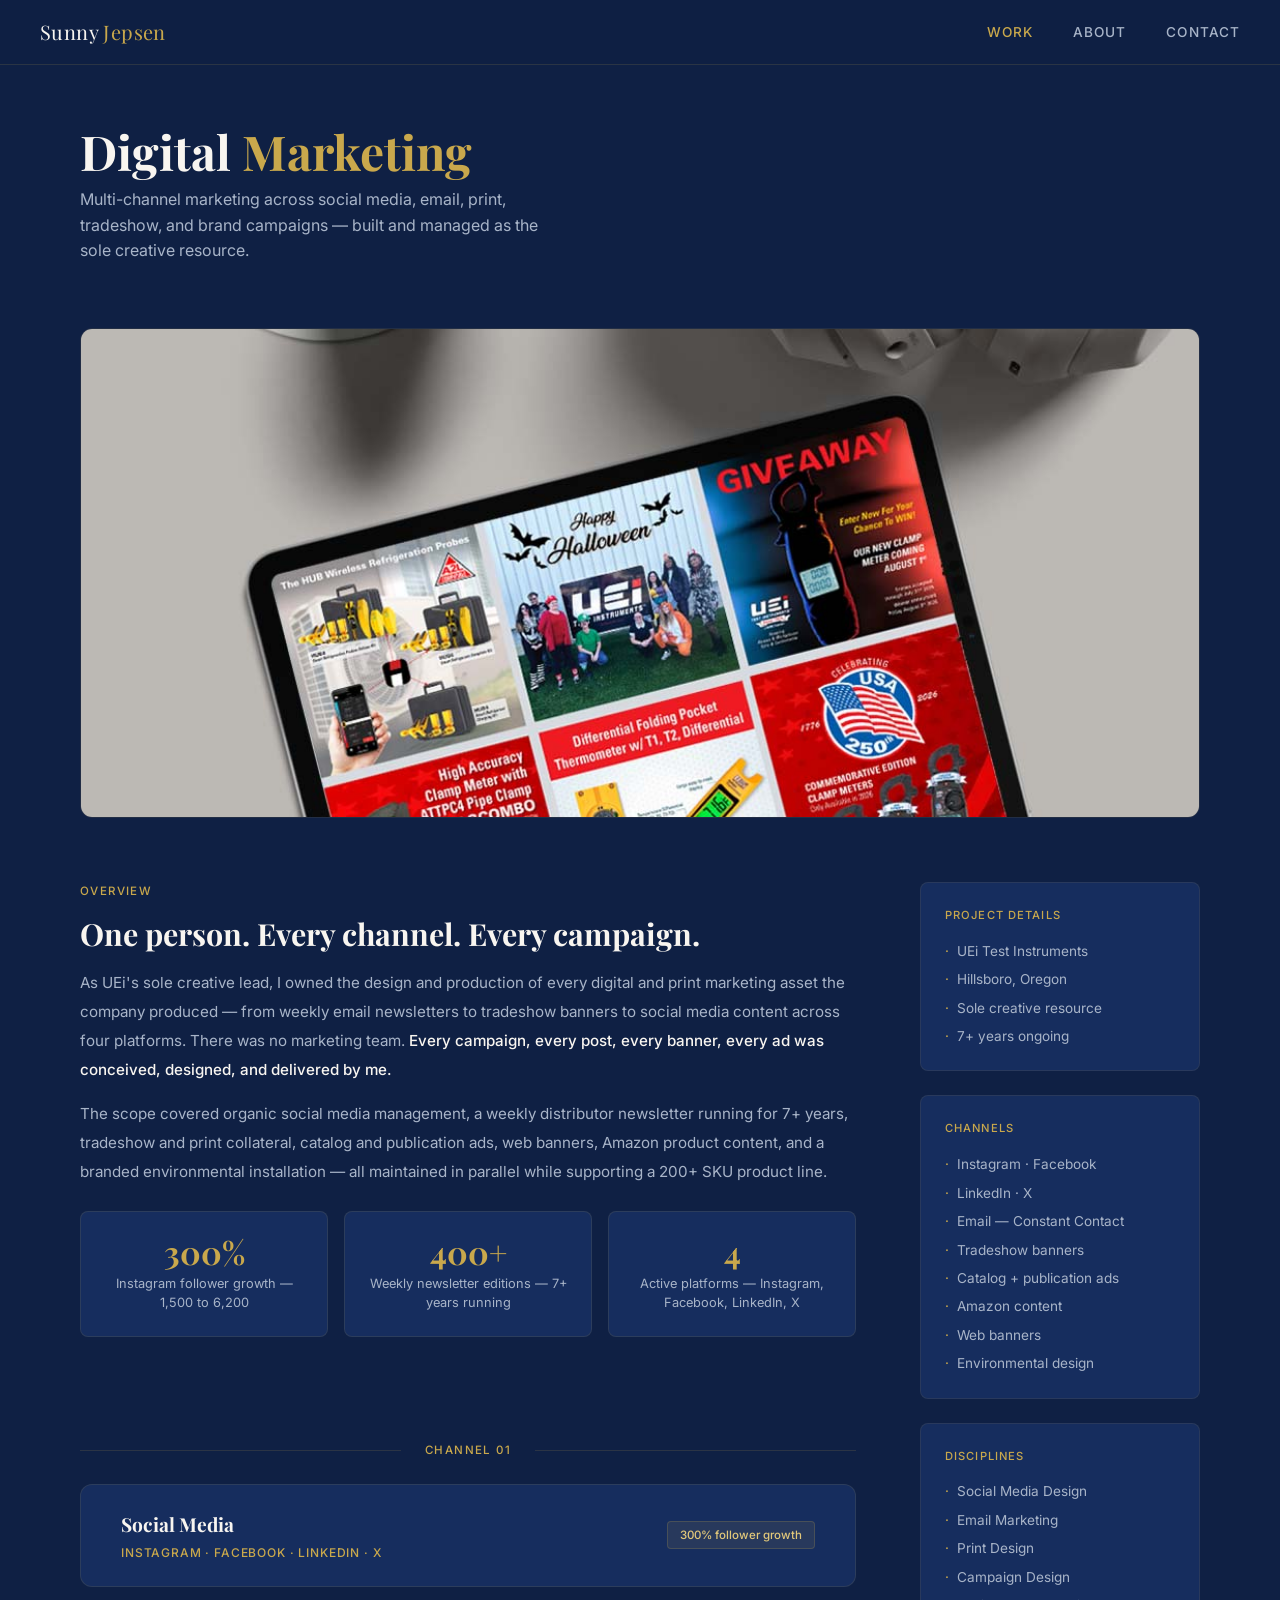
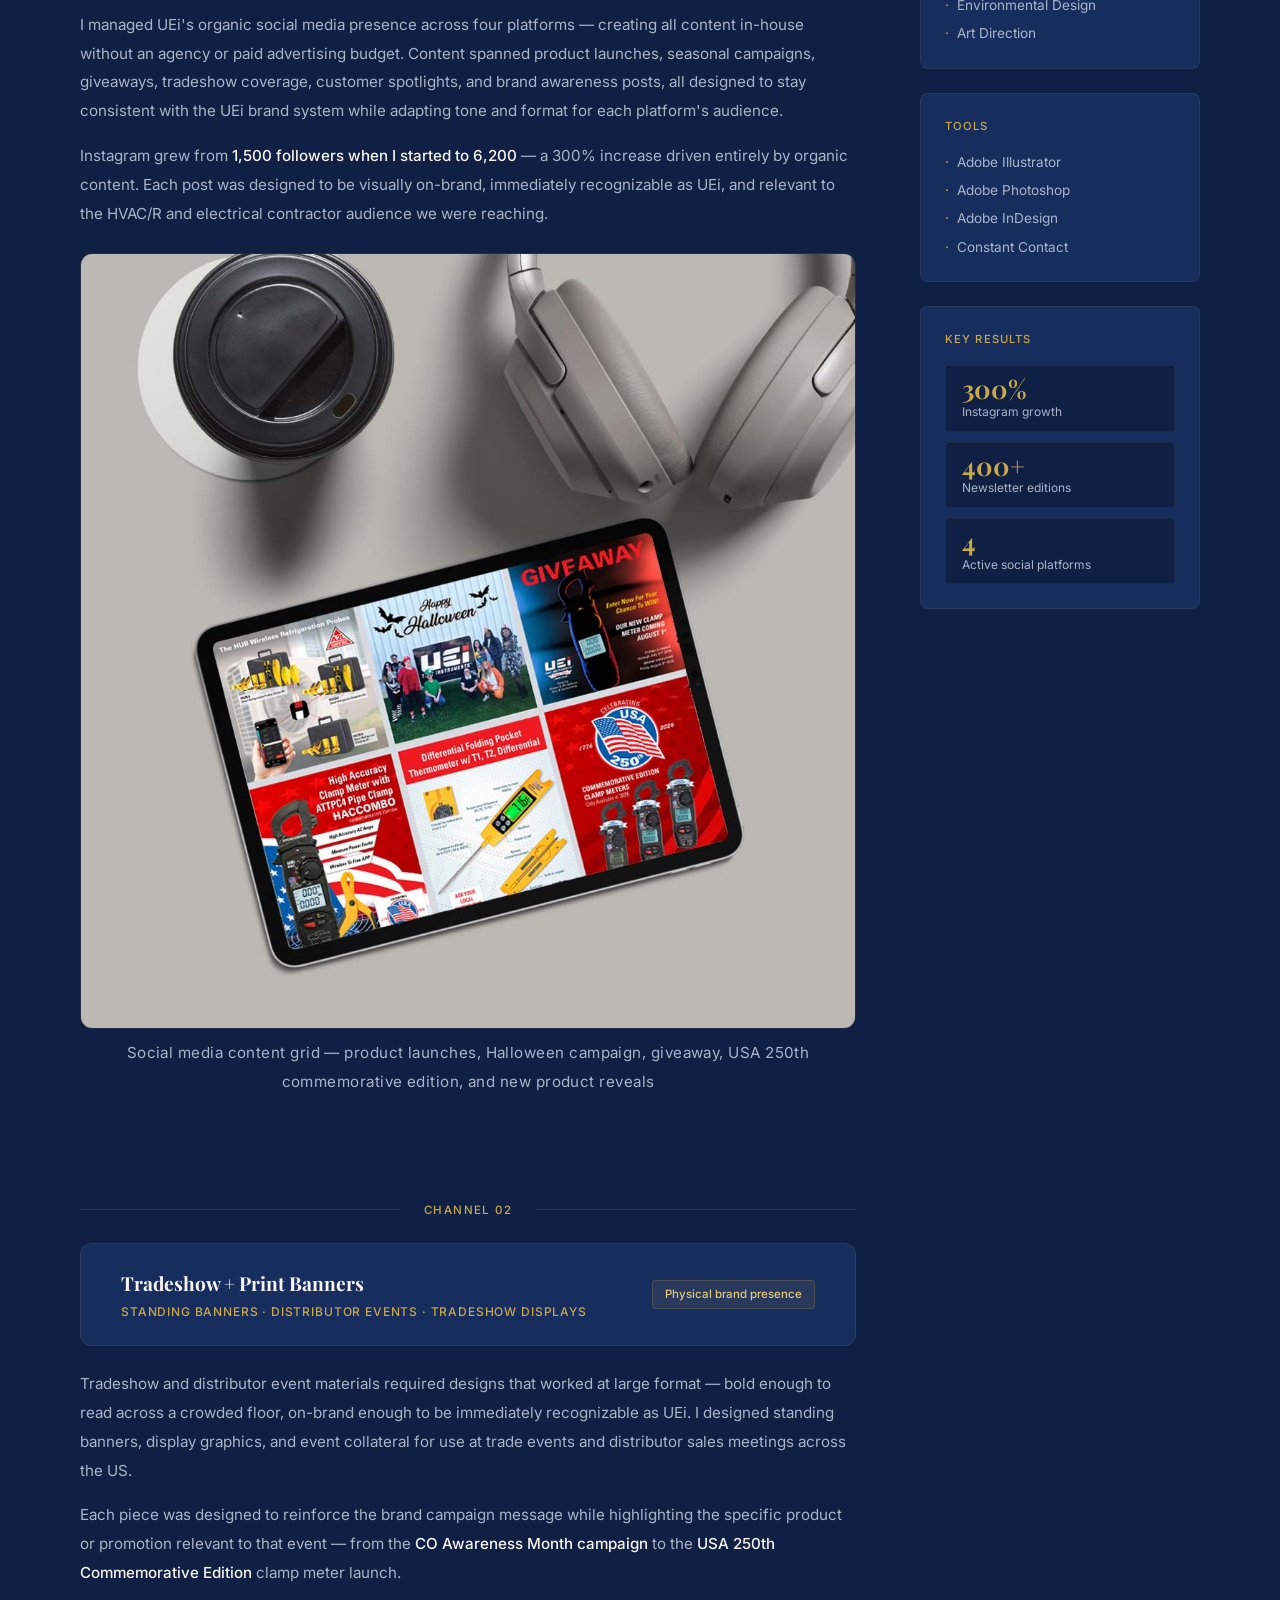
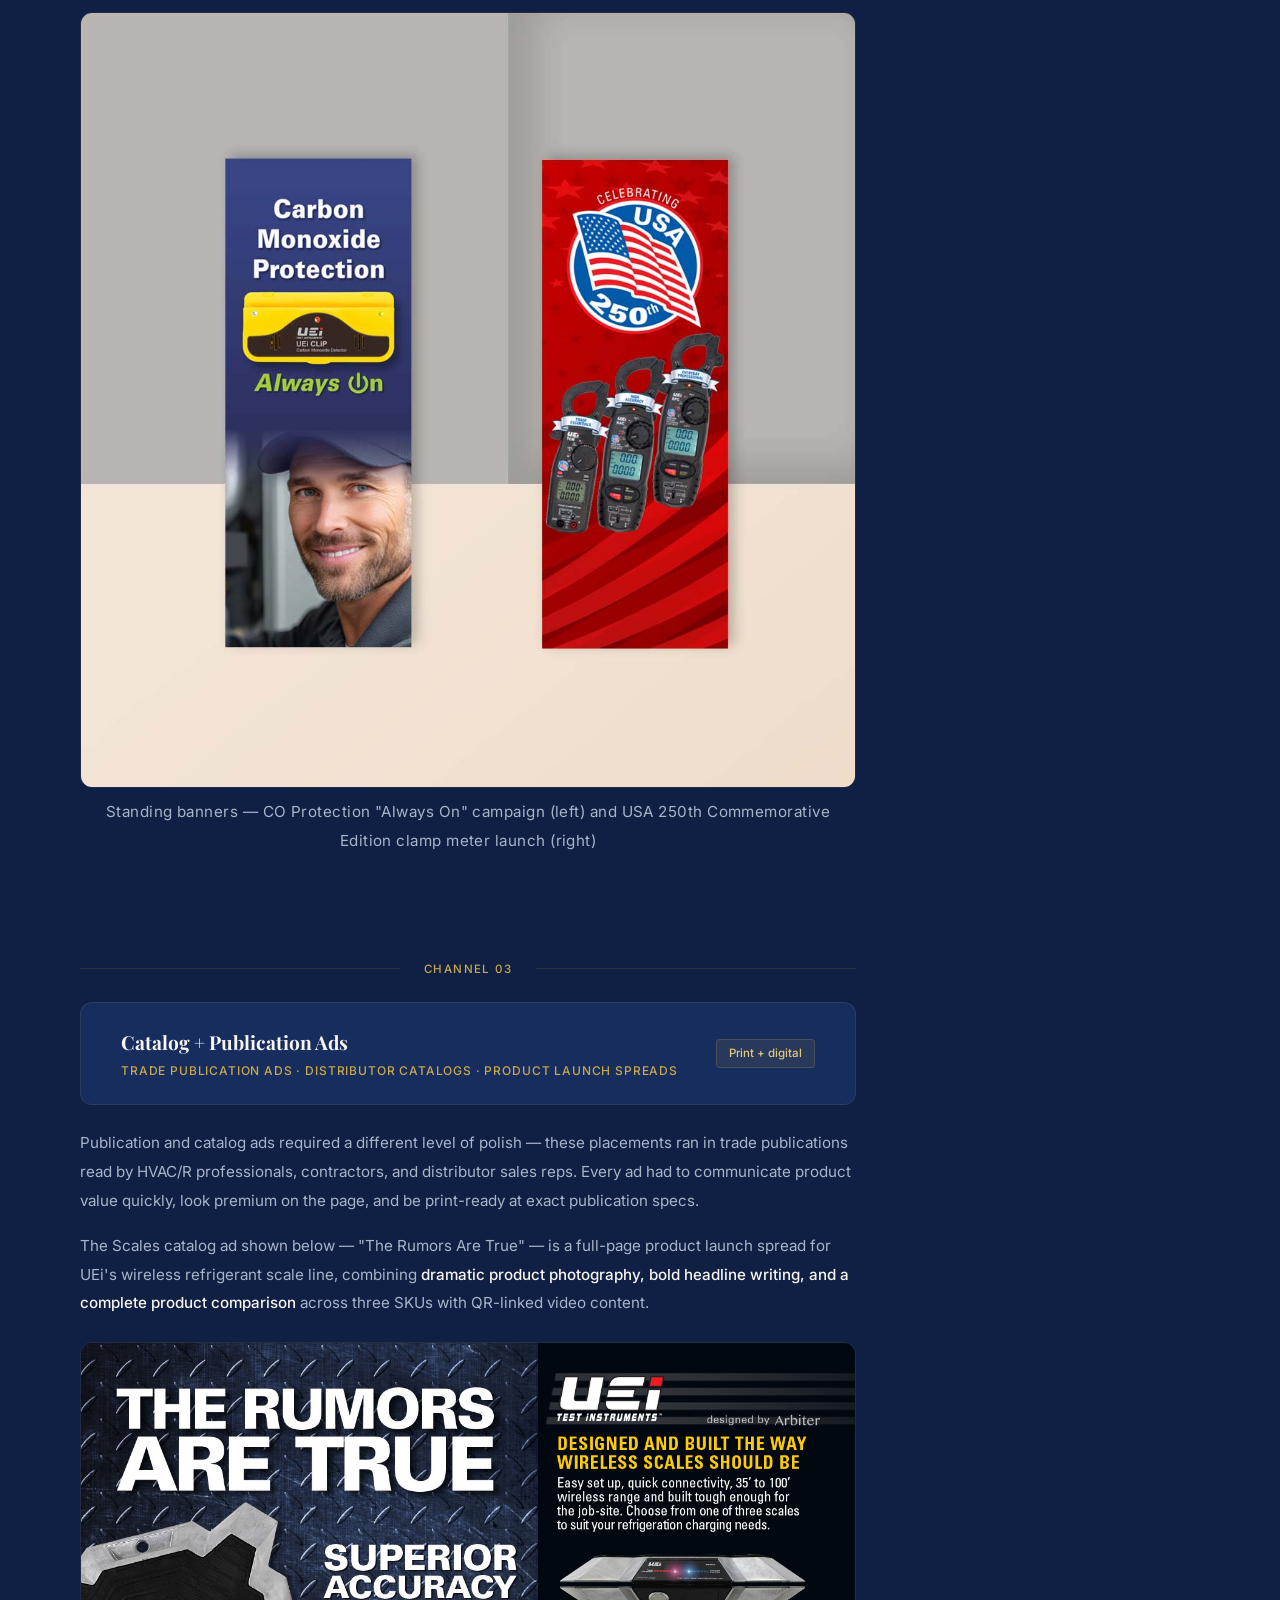
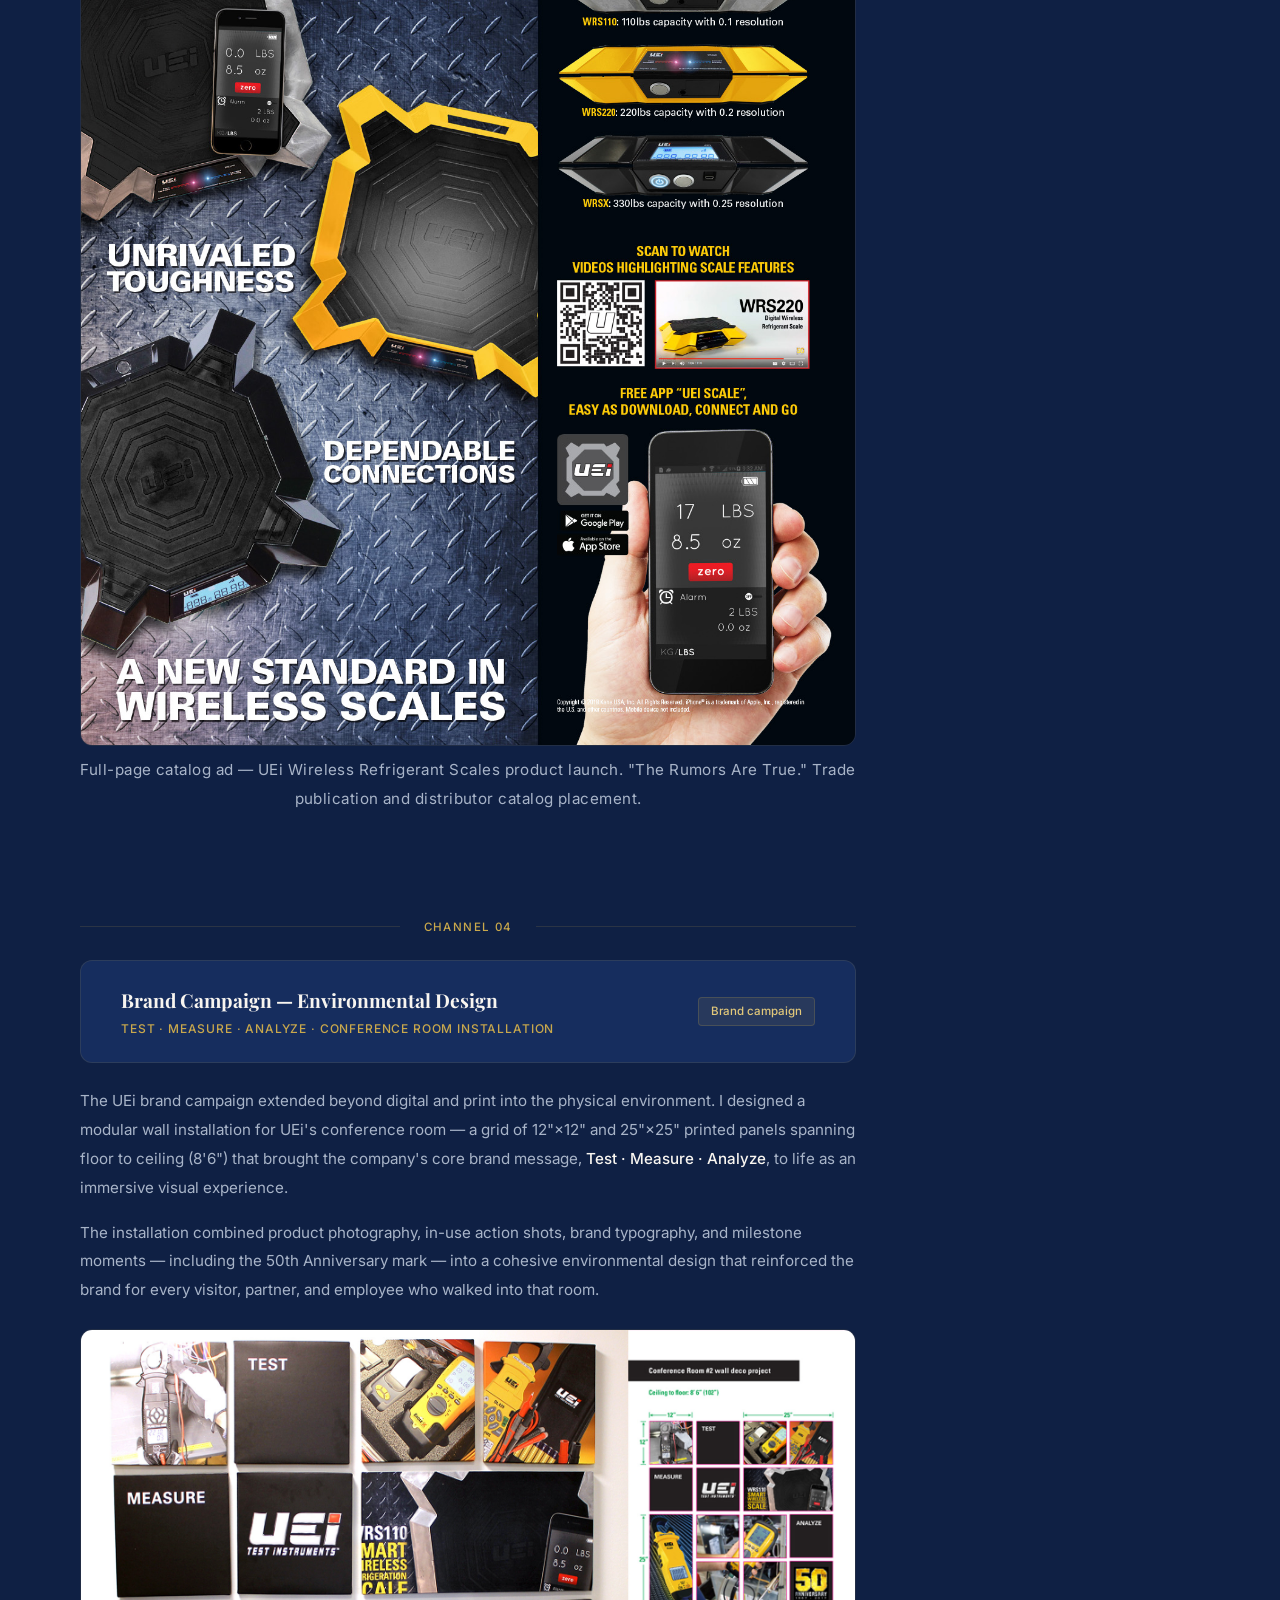
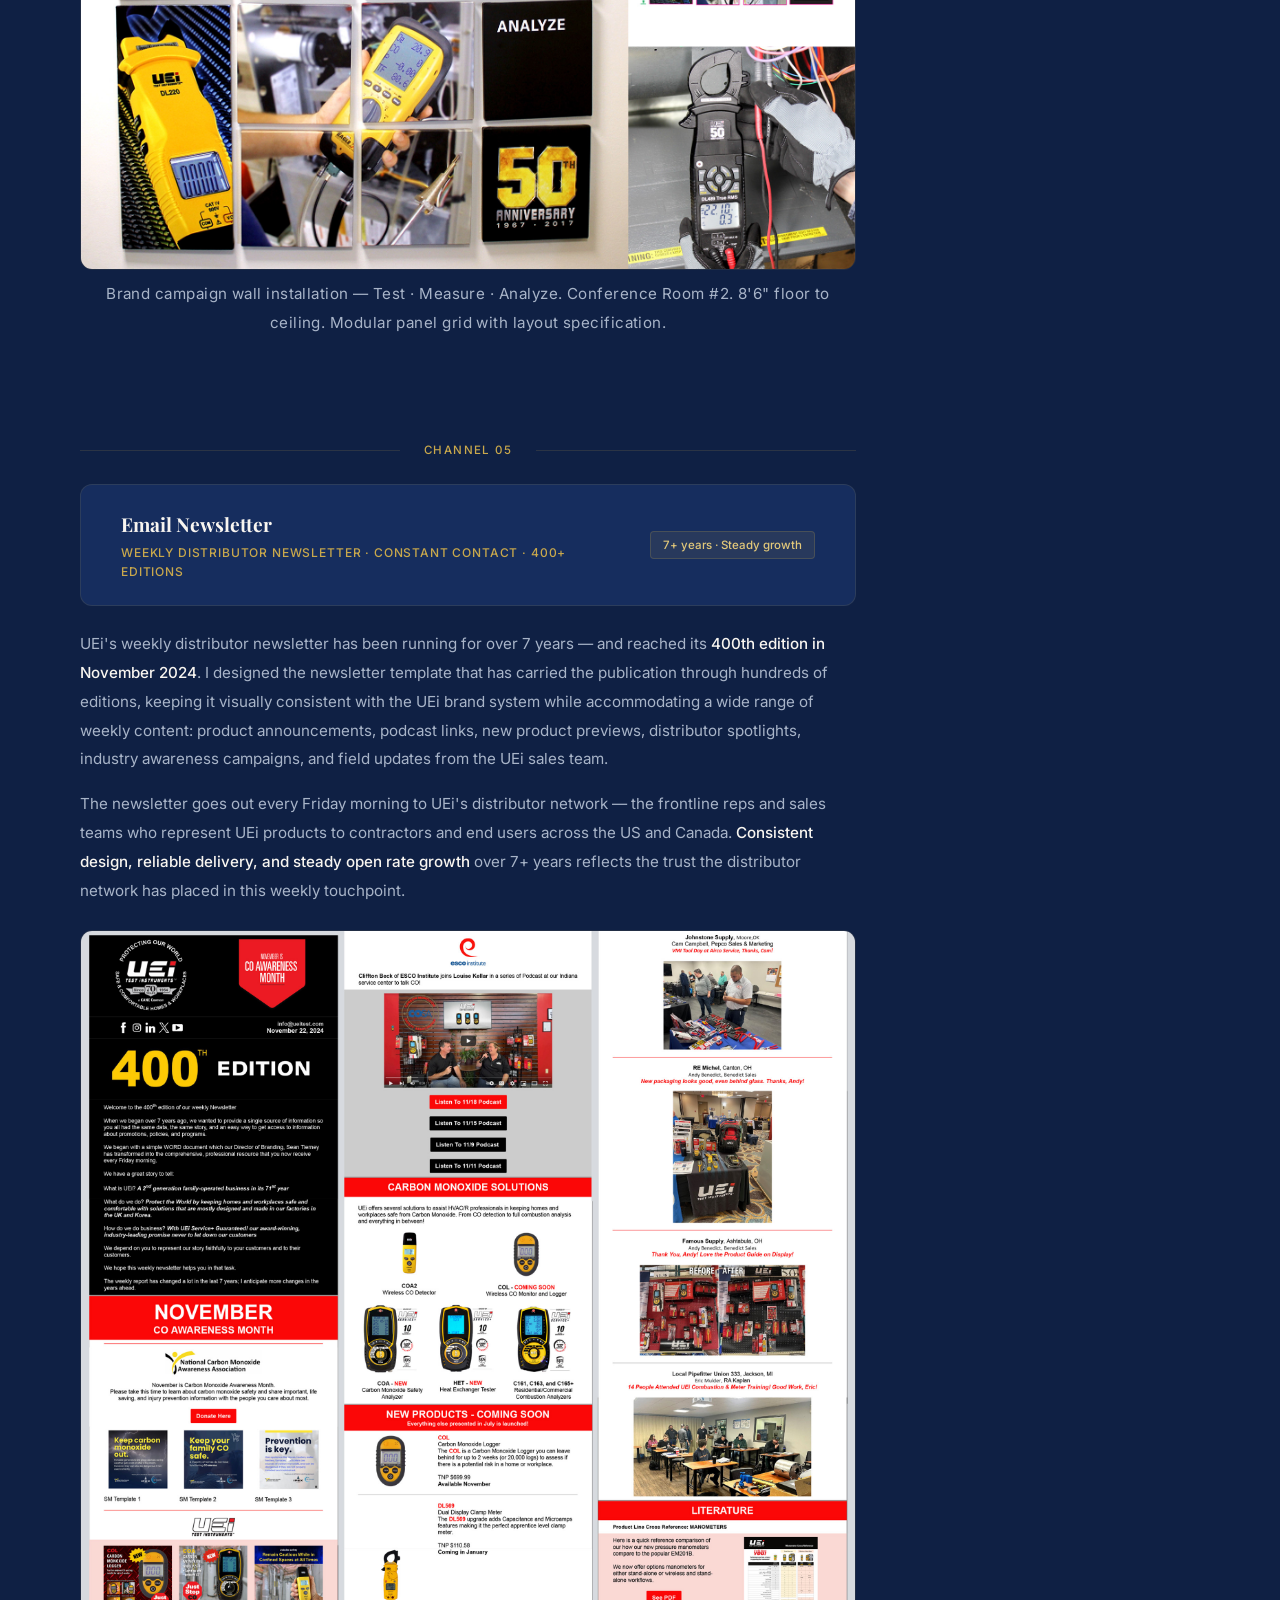
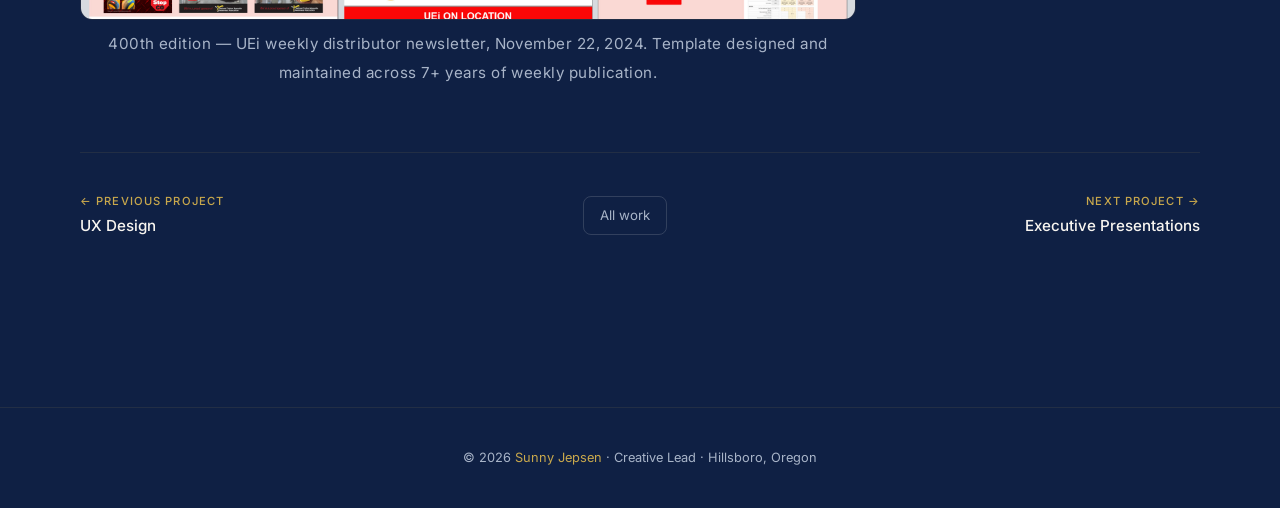
<file: work/digital-marketing.html>
<!DOCTYPE html>
<html lang="en">
<head>
   <meta charset="UTF-8" />
  <meta name="viewport" content="width=device-width, initial-scale=1.0" />

  <!-- SEO -->
  <title>Digital Marketing — Sunny Jepsen</title>
  <meta name="description" content="Multi-channel marketing across social media, email, print, and brand campaigns — growing Instagram 300% and sustaining a 400-edition weekly newsletter." />
  <meta name="robots" content="noindex, nofollow" />
  <link rel="canonical" href="https://sunnyjepsen.netlify.app/work/digital-marketing.html" />

  <!-- Open Graph -->
  <meta property="og:title" content="Digital Marketing — Sunny Jepsen" />
  <meta property="og:description" content="Multi-channel marketing across social media, email, print, and brand campaigns — growing Instagram 300% and sustaining a 400-edition weekly newsletter." />
  <meta property="og:image" content="https://sunnyjepsen.netlify.app/images/marketing/social-media.jpg" />
  <meta property="og:url" content="https://sunnyjepsen.netlify.app/work/digital-marketing.html" />
  <meta property="og:type" content="website" />
  <meta property="og:site_name" content="Sunny Jepsen Portfolio" />

  <!-- Twitter/X -->
  <meta name="twitter:card" content="summary_large_image" />
  <meta name="twitter:title" content="Digital Marketing — Sunny Jepsen" />
  <meta name="twitter:description" content="Multi-channel marketing across social media, email, print, and brand campaigns — growing Instagram 300% and sustaining a 400-edition weekly newsletter." />
  <meta name="twitter:image" content="https://sunnyjepsen.netlify.app/images/marketing/social-media.jpg" />
  
  <!-- Fonts -->
  <link rel="preconnect" href="https://fonts.googleapis.com" />
  <link rel="preconnect" href="https://fonts.gstatic.com" crossorigin />
  <link href="https://fonts.googleapis.com/css2?family=Inter:wght@400;500;600&family=Playfair+Display:wght@700&display=swap" rel="stylesheet" />

  <!-- Styles -->
  <link rel="stylesheet" href="../css/reset.css" />
  <link rel="stylesheet" href="../css/style.css" />

  <style>
    .cs-hero {
      width: 100%;
      aspect-ratio: 16 / 7;
      border-radius: var(--radius-lg);
      overflow: hidden;
      margin-bottom: var(--space-xl);
      border: 1px solid rgba(201, 168, 76, 0.1);
    }

    .cs-hero img {
      width: 100%;
      height: 100%;
      object-fit: cover;
      object-position: center;
    }

    .cs-layout {
      display: grid;
      grid-template-columns: 1fr 280px;
      gap: 4rem;
      align-items: start;
    }

    .cs-sidebar {
      position: sticky;
      top: 100px;
      display: flex;
      flex-direction: column;
      gap: var(--space-md);
    }

    .sidebar-block {
      background: var(--navy-mid);
      border: 1px solid rgba(201, 168, 76, 0.1);
      border-radius: var(--radius-md);
      padding: var(--space-md);
    }

    .sidebar-block h4 {
      font-size: 0.7rem;
      font-weight: 500;
      letter-spacing: 0.1em;
      text-transform: uppercase;
      color: var(--gold);
      margin-bottom: var(--space-sm);
    }

    .sidebar-block ul {
      display: flex;
      flex-direction: column;
      gap: 8px;
    }

    .sidebar-block ul li {
      font-size: 0.85rem;
      color: var(--text-secondary);
      line-height: 1.5;
      padding-left: 12px;
      position: relative;
    }

    .sidebar-block ul li::before {
      content: "·";
      position: absolute;
      left: 0;
      color: var(--gold);
    }

    .stat-stack {
      display: flex;
      flex-direction: column;
      gap: 10px;
    }

    .stat-item {
      display: flex;
      flex-direction: column;
      gap: 2px;
      padding: 10px var(--space-sm);
      background: var(--navy);
      border-radius: var(--radius-sm);
      border: 1px solid rgba(201, 168, 76, 0.08);
    }

    .stat-number {
      font-family: var(--font-display);
      font-size: 1.6rem;
      font-weight: 700;
      color: var(--gold);
      line-height: 1;
    }

    .stat-label {
      font-size: 0.75rem;
      color: var(--text-secondary);
      line-height: 1.4;
    }

    .cs-content {
      display: flex;
      flex-direction: column;
      gap: var(--space-xl);
    }

    .cs-section h2 {
      font-size: 0.72rem;
      font-weight: 500;
      letter-spacing: 0.12em;
      text-transform: uppercase;
      color: var(--gold);
      margin-bottom: var(--space-sm);
    }

    .cs-section h3 {
      font-family: var(--font-display);
      font-size: clamp(1.4rem, 2.5vw, 1.9rem);
      font-weight: 700;
      color: var(--warm);
      line-height: 1.2;
      margin-bottom: var(--space-sm);
    }

    .cs-section p {
      font-size: 0.95rem;
      color: var(--text-secondary);
      line-height: 1.9;
      margin-bottom: var(--space-sm);
    }

    .cs-section p:last-child { margin-bottom: 0; }

    .cs-section p strong {
      color: var(--warm);
      font-weight: 500;
    }

    .cs-image {
      width: 100%;
      border-radius: var(--radius-lg);
      overflow: hidden;
      border: 1px solid rgba(201, 168, 76, 0.1);
      margin-top: var(--space-md);
    }

    .cs-image img {
      width: 100%;
      height: auto;
      display: block;
    }

    .cs-image-caption {
      font-size: 0.78rem;
      color: var(--text-secondary);
      text-align: center;
      margin-top: 10px;
      letter-spacing: 0.03em;
    }

    .cs-image-grid {
      display: grid;
      grid-template-columns: 1fr 1fr;
      gap: var(--space-sm);
      margin-top: var(--space-md);
    }

    .cs-image-grid .cs-image { margin-top: 0; }

    .result-highlights {
      display: grid;
      grid-template-columns: repeat(3, 1fr);
      gap: var(--space-sm);
      margin-top: var(--space-md);
    }

    .result-card {
      background: var(--navy-mid);
      border: 1px solid rgba(201, 168, 76, 0.12);
      border-radius: var(--radius-md);
      padding: var(--space-md);
      text-align: center;
    }

    .result-card .r-number {
      font-family: var(--font-display);
      font-size: 2rem;
      font-weight: 700;
      color: var(--gold);
      line-height: 1;
      margin-bottom: 6px;
    }

    .result-card .r-label {
      font-size: 0.8rem;
      color: var(--text-secondary);
      line-height: 1.5;
    }

    .channel-divider {
      display: flex;
      align-items: center;
      gap: var(--space-md);
      margin: var(--space-lg) 0 var(--space-md);
    }

    .channel-divider::before,
    .channel-divider::after {
      content: "";
      flex: 1;
      height: 1px;
      background: rgba(201, 168, 76, 0.15);
    }

    .channel-divider span {
      font-size: 0.72rem;
      font-weight: 500;
      letter-spacing: 0.12em;
      text-transform: uppercase;
      color: var(--gold);
      white-space: nowrap;
    }

    .channel-header {
      background: var(--navy-mid);
      border: 1px solid rgba(201, 168, 76, 0.12);
      border-radius: var(--radius-lg);
      padding: var(--space-md) var(--space-lg);
      margin-bottom: var(--space-md);
      display: flex;
      align-items: center;
      justify-content: space-between;
      gap: var(--space-md);
    }

    .channel-header .ch-title {
      font-family: var(--font-display);
      font-size: 1.2rem;
      font-weight: 700;
      color: var(--warm);
    }

    .channel-header .ch-sub {
      font-size: 0.75rem;
      font-weight: 500;
      letter-spacing: 0.07em;
      text-transform: uppercase;
      color: var(--gold);
      margin-top: 3px;
    }

    .channel-header .ch-badge {
      font-size: 0.72rem;
      font-weight: 500;
      padding: 4px 12px;
      border-radius: var(--radius-sm);
      background: rgba(201, 168, 76, 0.1);
      border: 1px solid rgba(201, 168, 76, 0.2);
      color: var(--gold-light);
      white-space: nowrap;
      flex-shrink: 0;
    }

    .cs-nav {
      display: flex;
      justify-content: space-between;
      align-items: center;
      padding: var(--space-lg) 0;
      border-top: 1px solid rgba(201, 168, 76, 0.1);
      margin-top: var(--space-xl);
      gap: var(--space-md);
    }

    .cs-nav a {
      display: flex;
      flex-direction: column;
      gap: 4px;
      transition: opacity var(--transition);
    }

    .cs-nav a:hover { opacity: 0.7; }

    .cs-nav .nav-dir {
      font-size: 0.7rem;
      font-weight: 500;
      letter-spacing: 0.1em;
      text-transform: uppercase;
      color: var(--gold);
    }

    .cs-nav .nav-title {
      font-size: 0.95rem;
      font-weight: 500;
      color: var(--warm);
    }

    .cs-nav .next { text-align: right; }

    .cs-nav .back-btn {
      display: inline-flex;
      align-items: center;
      gap: 6px;
      font-size: 0.83rem;
      color: var(--text-secondary);
      border: 1px solid rgba(248, 245, 240, 0.15);
      border-radius: var(--radius-md);
      padding: 8px 16px;
      transition: all var(--transition);
    }

    .cs-nav .back-btn:hover {
      border-color: var(--gold);
      color: var(--gold);
    }

    @media (max-width: 900px) {
      .cs-layout { grid-template-columns: 1fr; }

      .cs-sidebar {
        position: static;
        display: grid;
        grid-template-columns: 1fr 1fr;
        gap: var(--space-sm);
      }

      .result-highlights { grid-template-columns: 1fr; }
      .cs-image-grid { grid-template-columns: 1fr; }

      .channel-header {
        flex-direction: column;
        align-items: flex-start;
      }
    }

    @media (max-width: 580px) {
      .cs-sidebar { grid-template-columns: 1fr; }
      .cs-hero { aspect-ratio: 4 / 3; }
    }
  </style>
</head>
<body>

  <nav>
    <a href="../index.html" class="nav-logo">Sunny <span>Jepsen</span></a>
    <ul class="nav-links">
      <li><a href="../index.html" class="active">Work</a></li>
      <li><a href="../about.html">About</a></li>
      <li><a href="../contact.html">Contact</a></li>
    </ul>
  </nav>

  <main>

    <div class="page-header">
      <h1>Digital <span>Marketing</span></h1>
      <p>Multi-channel marketing across social media, email, print, tradeshow, and brand campaigns — built and managed as the sole creative resource.</p>
    </div>

    <div class="cs-hero">
      <img src="../images/marketing/social-media.jpg" alt="UEi social media content — Instagram, Facebook, LinkedIn, and X" />
    </div>

    <div class="cs-layout">

      <div class="cs-content">

        <!-- OVERVIEW -->
        <div class="cs-section">
          <h2>Overview</h2>
          <h3>One person. Every channel. Every campaign.</h3>
          <p>
            As UEi's sole creative lead, I owned the design and production of every digital and print marketing asset the company produced — from weekly email newsletters to tradeshow banners to social media content across four platforms. There was no marketing team. <strong>Every campaign, every post, every banner, every ad was conceived, designed, and delivered by me.</strong>
          </p>
          <p>
            The scope covered organic social media management, a weekly distributor newsletter running for 7+ years, tradeshow and print collateral, catalog and publication ads, web banners, Amazon product content, and a branded environmental installation — all maintained in parallel while supporting a 200+ SKU product line.
          </p>

          <div class="result-highlights">
            <div class="result-card">
              <div class="r-number">300%</div>
              <div class="r-label">Instagram follower growth — 1,500 to 6,200</div>
            </div>
            <div class="result-card">
              <div class="r-number">400+</div>
              <div class="r-label">Weekly newsletter editions — 7+ years running</div>
            </div>
            <div class="result-card">
              <div class="r-number">4</div>
              <div class="r-label">Active platforms — Instagram, Facebook, LinkedIn, X</div>
            </div>
          </div>
        </div>

        <!-- CHANNEL 1: SOCIAL MEDIA -->
        <div class="cs-section">
          <div class="channel-divider"><span>Channel 01</span></div>
          <div class="channel-header">
            <div>
              <div class="ch-title">Social Media</div>
              <div class="ch-sub">Instagram · Facebook · LinkedIn · X</div>
            </div>
            <span class="ch-badge">300% follower growth</span>
          </div>

          <p>
            I managed UEi's organic social media presence across four platforms — creating all content in-house without an agency or paid advertising budget. Content spanned product launches, seasonal campaigns, giveaways, tradeshow coverage, customer spotlights, and brand awareness posts, all designed to stay consistent with the UEi brand system while adapting tone and format for each platform's audience.
          </p>
          <p>
            Instagram grew from <strong>1,500 followers when I started to 6,200</strong> — a 300% increase driven entirely by organic content. Each post was designed to be visually on-brand, immediately recognizable as UEi, and relevant to the HVAC/R and electrical contractor audience we were reaching.
          </p>

          <div class="cs-image">
            <img src="../images/marketing/social-media.jpg" alt="UEi social media content grid — product launches, giveaways, seasonal campaigns, and brand posts" />
          </div>
          <p class="cs-image-caption">Social media content grid — product launches, Halloween campaign, giveaway, USA 250th commemorative edition, and new product reveals</p>
        </div>

        <!-- CHANNEL 2: TRADESHOW + PRINT BANNERS -->
        <div class="cs-section">
          <div class="channel-divider"><span>Channel 02</span></div>
          <div class="channel-header">
            <div>
              <div class="ch-title">Tradeshow + Print Banners</div>
              <div class="ch-sub">Standing banners · Distributor events · Tradeshow displays</div>
            </div>
            <span class="ch-badge">Physical brand presence</span>
          </div>

          <p>
            Tradeshow and distributor event materials required designs that worked at large format — bold enough to read across a crowded floor, on-brand enough to be immediately recognizable as UEi. I designed standing banners, display graphics, and event collateral for use at trade events and distributor sales meetings across the US.
          </p>
          <p>
            Each piece was designed to reinforce the brand campaign message while highlighting the specific product or promotion relevant to that event — from the <strong>CO Awareness Month campaign</strong> to the <strong>USA 250th Commemorative Edition</strong> clamp meter launch.
          </p>

          <div class="cs-image">
            <img src="../images/marketing/standing-banners.jpg" alt="UEi standing banners — Carbon Monoxide Protection and USA 250th Commemorative Edition" />
          </div>
          <p class="cs-image-caption">Standing banners — CO Protection "Always On" campaign (left) and USA 250th Commemorative Edition clamp meter launch (right)</p>
        </div>

        <!-- CHANNEL 3: CATALOG + PUBLICATION ADS -->
        <div class="cs-section">
          <div class="channel-divider"><span>Channel 03</span></div>
          <div class="channel-header">
            <div>
              <div class="ch-title">Catalog + Publication Ads</div>
              <div class="ch-sub">Trade publication ads · Distributor catalogs · Product launch spreads</div>
            </div>
            <span class="ch-badge">Print + digital</span>
          </div>

          <p>
            Publication and catalog ads required a different level of polish — these placements ran in trade publications read by HVAC/R professionals, contractors, and distributor sales reps. Every ad had to communicate product value quickly, look premium on the page, and be print-ready at exact publication specs.
          </p>
          <p>
            The Scales catalog ad shown below — "The Rumors Are True" — is a full-page product launch spread for UEi's wireless refrigerant scale line, combining <strong>dramatic product photography, bold headline writing, and a complete product comparison</strong> across three SKUs with QR-linked video content.
          </p>

          <div class="cs-image">
            <img src="../images/marketing/catalog-ad.jpg" alt="UEi Wireless Refrigerant Scales full-page catalog ad — The Rumors Are True" />
          </div>
          <p class="cs-image-caption">Full-page catalog ad — UEi Wireless Refrigerant Scales product launch. "The Rumors Are True." Trade publication and distributor catalog placement.</p>
        </div>

        <!-- CHANNEL 4: BRAND CAMPAIGN -->
        <div class="cs-section">
          <div class="channel-divider"><span>Channel 04</span></div>
          <div class="channel-header">
            <div>
              <div class="ch-title">Brand Campaign — Environmental Design</div>
              <div class="ch-sub">Test · Measure · Analyze · Conference room installation</div>
            </div>
            <span class="ch-badge">Brand campaign</span>
          </div>

          <p>
            The UEi brand campaign extended beyond digital and print into the physical environment. I designed a modular wall installation for UEi's conference room — a grid of 12"×12" and 25"×25" printed panels spanning floor to ceiling (8'6") that brought the company's core brand message, <strong>Test · Measure · Analyze</strong>, to life as an immersive visual experience.
          </p>
          <p>
            The installation combined product photography, in-use action shots, brand typography, and milestone moments — including the 50th Anniversary mark — into a cohesive environmental design that reinforced the brand for every visitor, partner, and employee who walked into that room.
          </p>

          <div class="cs-image">
            <img src="../images/marketing/brand-campaign.jpg" alt="UEi Test · Measure · Analyze brand campaign — conference room wall installation with layout spec" />
          </div>
          <p class="cs-image-caption">Brand campaign wall installation — Test · Measure · Analyze. Conference Room #2. 8'6" floor to ceiling. Modular panel grid with layout specification.</p>
        </div>

        <!-- CHANNEL 5: EMAIL NEWSLETTER -->
        <div class="cs-section">
          <div class="channel-divider"><span>Channel 05</span></div>
          <div class="channel-header">
            <div>
              <div class="ch-title">Email Newsletter</div>
              <div class="ch-sub">Weekly distributor newsletter · Constant Contact · 400+ editions</div>
            </div>
            <span class="ch-badge">7+ years · Steady growth</span>
          </div>

          <p>
            UEi's weekly distributor newsletter has been running for over 7 years — and reached its <strong>400th edition in November 2024</strong>. I designed the newsletter template that has carried the publication through hundreds of editions, keeping it visually consistent with the UEi brand system while accommodating a wide range of weekly content: product announcements, podcast links, new product previews, distributor spotlights, industry awareness campaigns, and field updates from the UEi sales team.
          </p>
          <p>
            The newsletter goes out every Friday morning to UEi's distributor network — the frontline reps and sales teams who represent UEi products to contractors and end users across the US and Canada. <strong>Consistent design, reliable delivery, and steady open rate growth</strong> over 7+ years reflects the trust the distributor network has placed in this weekly touchpoint.
          </p>

          <div class="cs-image">
            <img src="../images/marketing/email-newsletter.jpg" alt="UEi weekly distributor newsletter — 400th edition, November 2024" />
          </div>
          <p class="cs-image-caption">400th edition — UEi weekly distributor newsletter, November 22, 2024. Template designed and maintained across 7+ years of weekly publication.</p>
        </div>

      </div>

      <!-- SIDEBAR -->
      <div class="cs-sidebar">

        <div class="sidebar-block">
          <h4>Project details</h4>
          <ul>
            <li>UEi Test Instruments</li>
            <li>Hillsboro, Oregon</li>
            <li>Sole creative resource</li>
            <li>7+ years ongoing</li>
          </ul>
        </div>

        <div class="sidebar-block">
          <h4>Channels</h4>
          <ul>
            <li>Instagram · Facebook</li>
            <li>LinkedIn · X</li>
            <li>Email — Constant Contact</li>
            <li>Tradeshow banners</li>
            <li>Catalog + publication ads</li>
            <li>Amazon content</li>
            <li>Web banners</li>
            <li>Environmental design</li>
          </ul>
        </div>

        <div class="sidebar-block">
          <h4>Disciplines</h4>
          <ul>
            <li>Social Media Design</li>
            <li>Email Marketing</li>
            <li>Print Design</li>
            <li>Campaign Design</li>
            <li>Environmental Design</li>
            <li>Art Direction</li>
          </ul>
        </div>

        <div class="sidebar-block">
          <h4>Tools</h4>
          <ul>
            <li>Adobe Illustrator</li>
            <li>Adobe Photoshop</li>
            <li>Adobe InDesign</li>
            <li>Constant Contact</li>
          </ul>
        </div>

        <div class="sidebar-block">
          <h4>Key results</h4>
          <div class="stat-stack">
            <div class="stat-item">
              <span class="stat-number">300%</span>
              <span class="stat-label">Instagram growth</span>
            </div>
            <div class="stat-item">
              <span class="stat-number">400+</span>
              <span class="stat-label">Newsletter editions</span>
            </div>
            <div class="stat-item">
              <span class="stat-number">4</span>
              <span class="stat-label">Active social platforms</span>
            </div>
          </div>
        </div>

      </div>
    </div>

    <!-- CASE STUDY NAV -->
    <div class="cs-nav">
      <a href="ux-design.html">
        <span class="nav-dir">← Previous project</span>
        <span class="nav-title">UX Design</span>
      </a>
      <a href="../index.html" class="back-btn">All work</a>
      <a href="presentations.html" class="next">
        <span class="nav-dir">Next project →</span>
        <span class="nav-title">Executive Presentations</span>
      </a>
    </div>

  </main>

  <footer>
    <p>© 2026 <span>Sunny Jepsen</span> · Creative Lead · Hillsboro, Oregon</p>
  </footer>

  <script src="../js/main.js"></script>
</body>
</html>
</file>
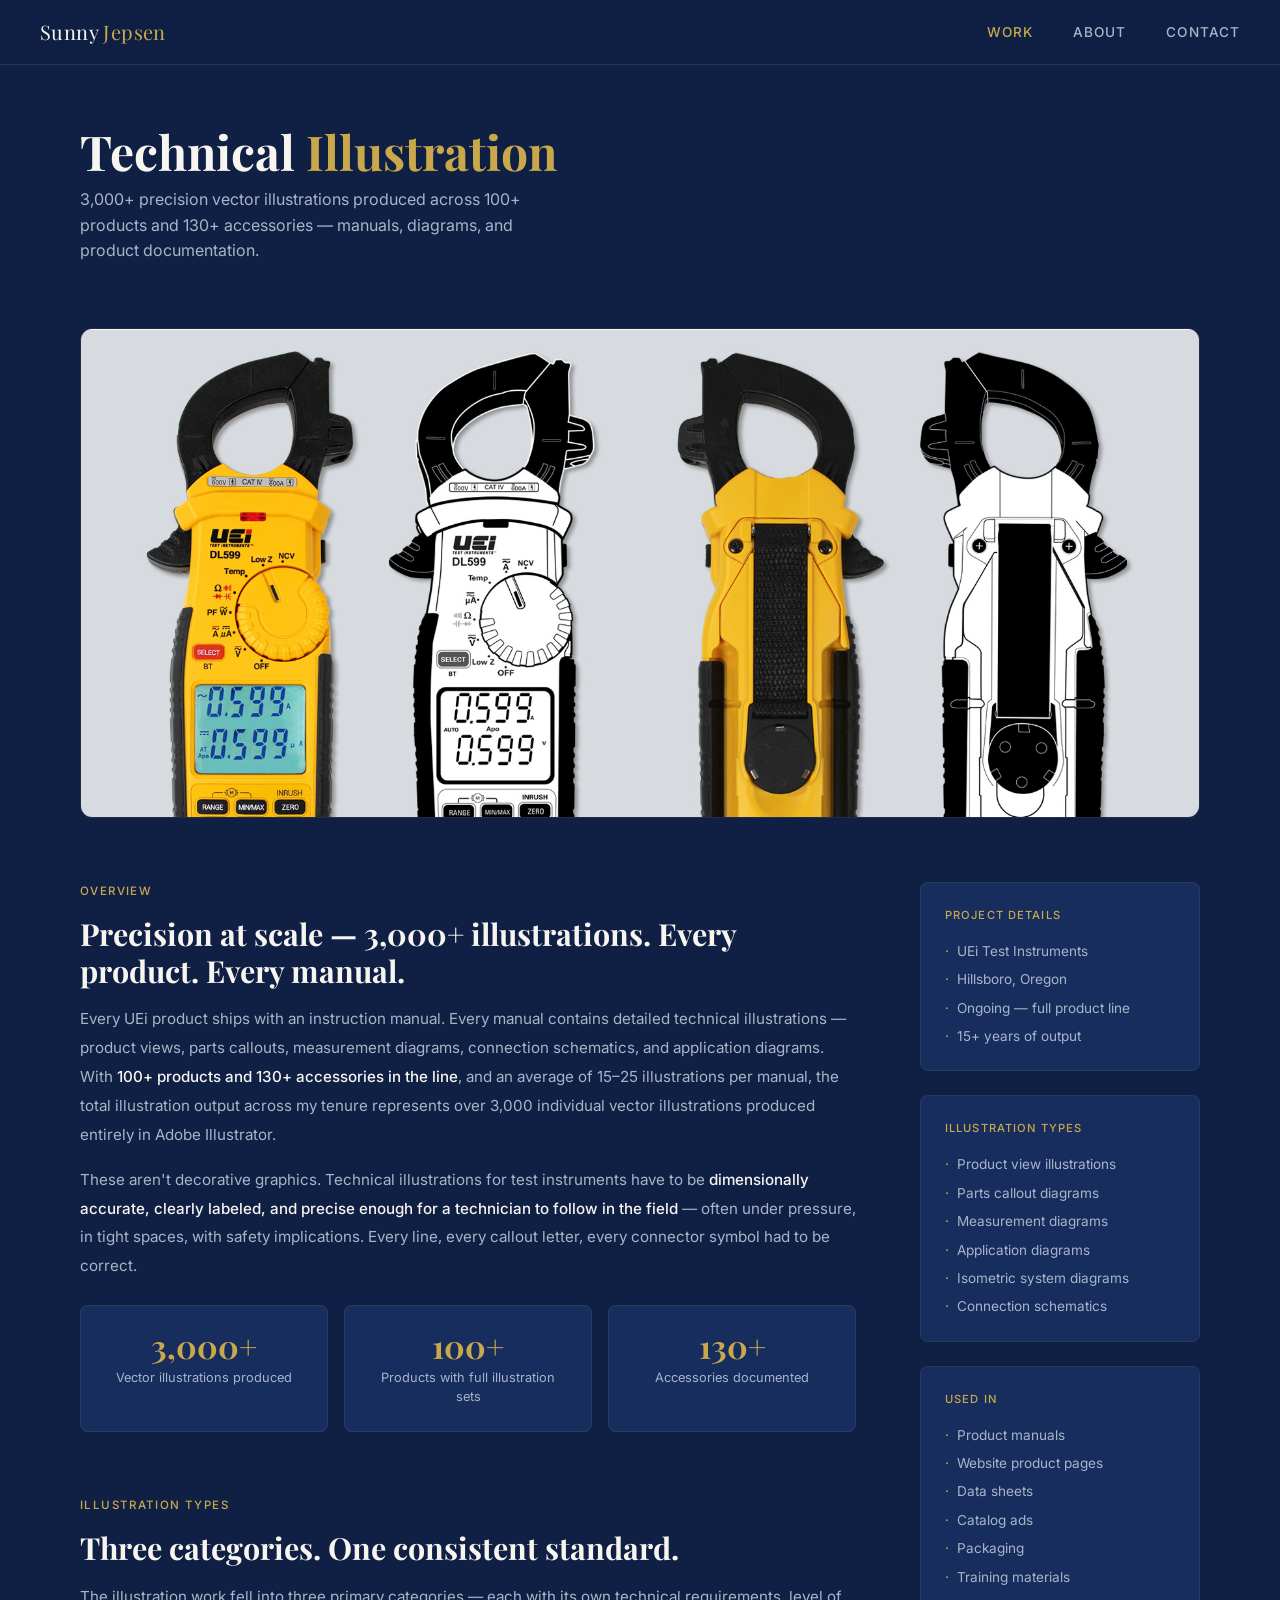
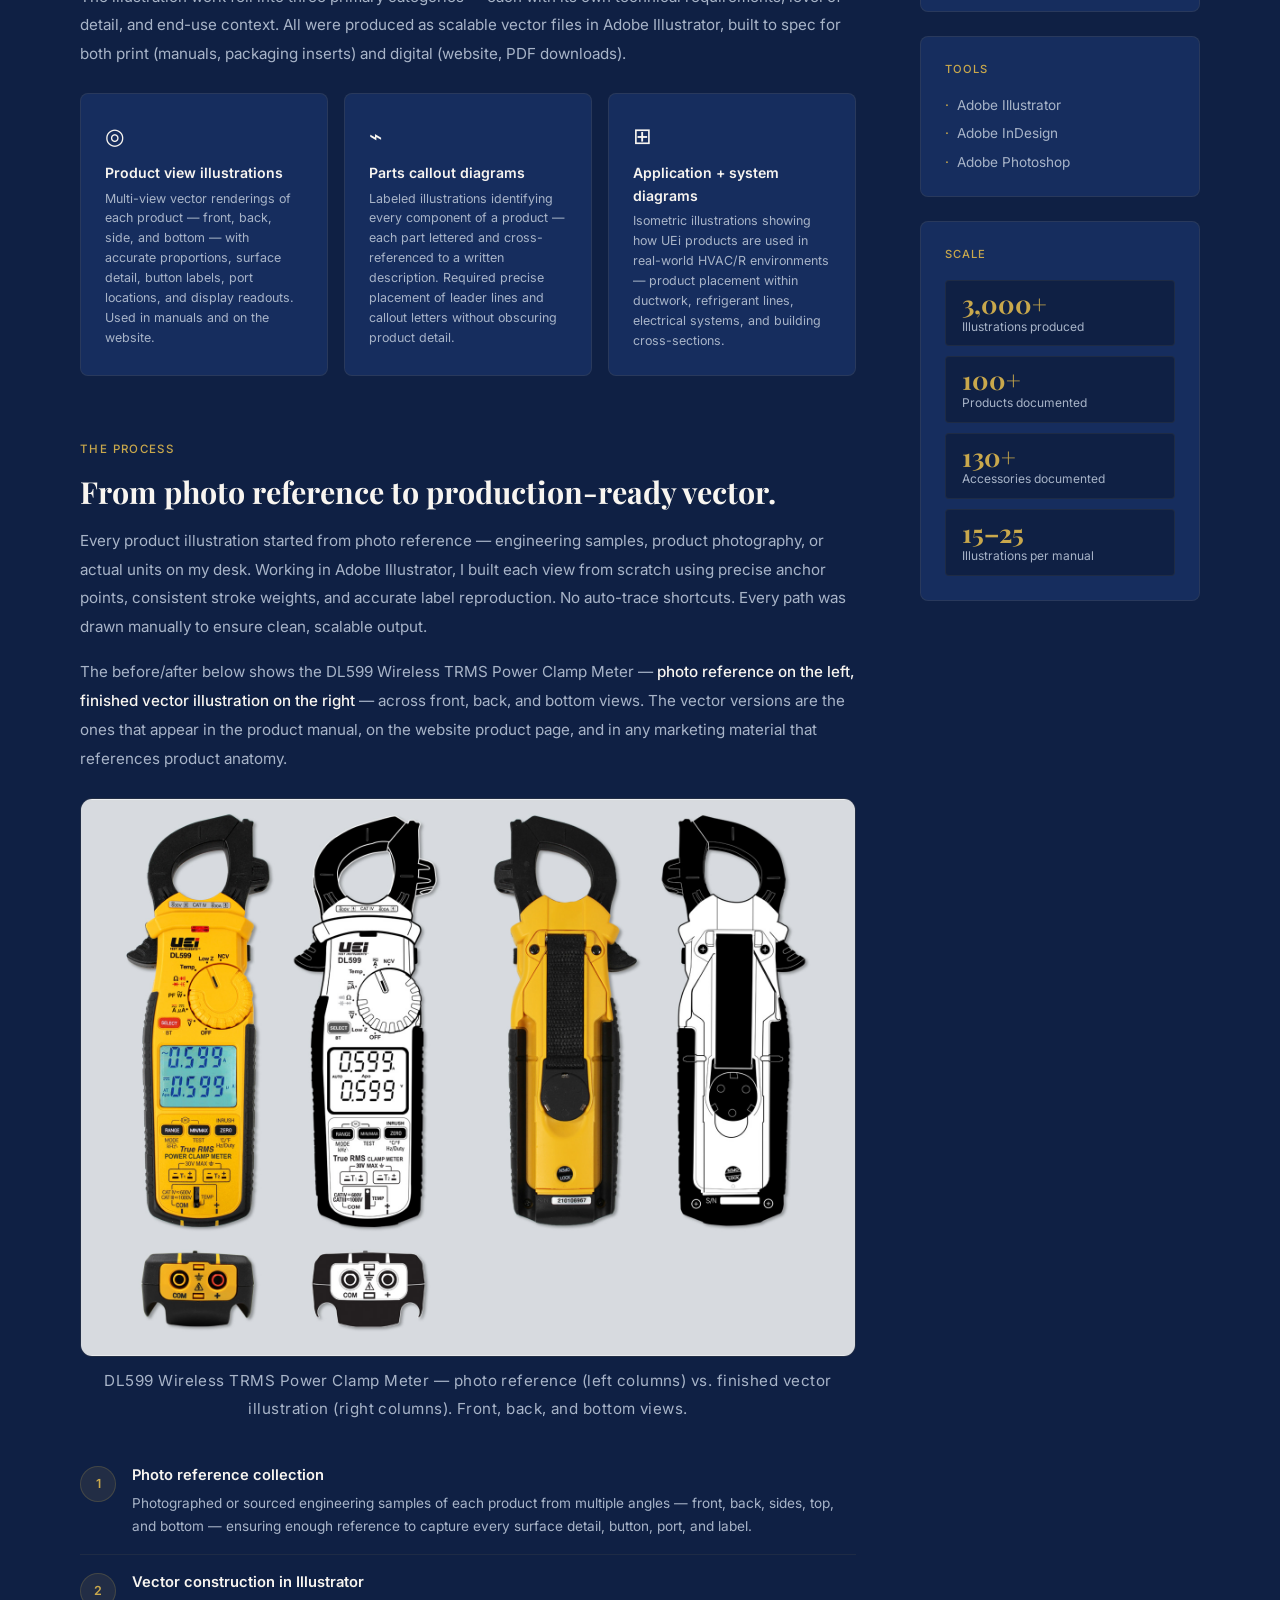
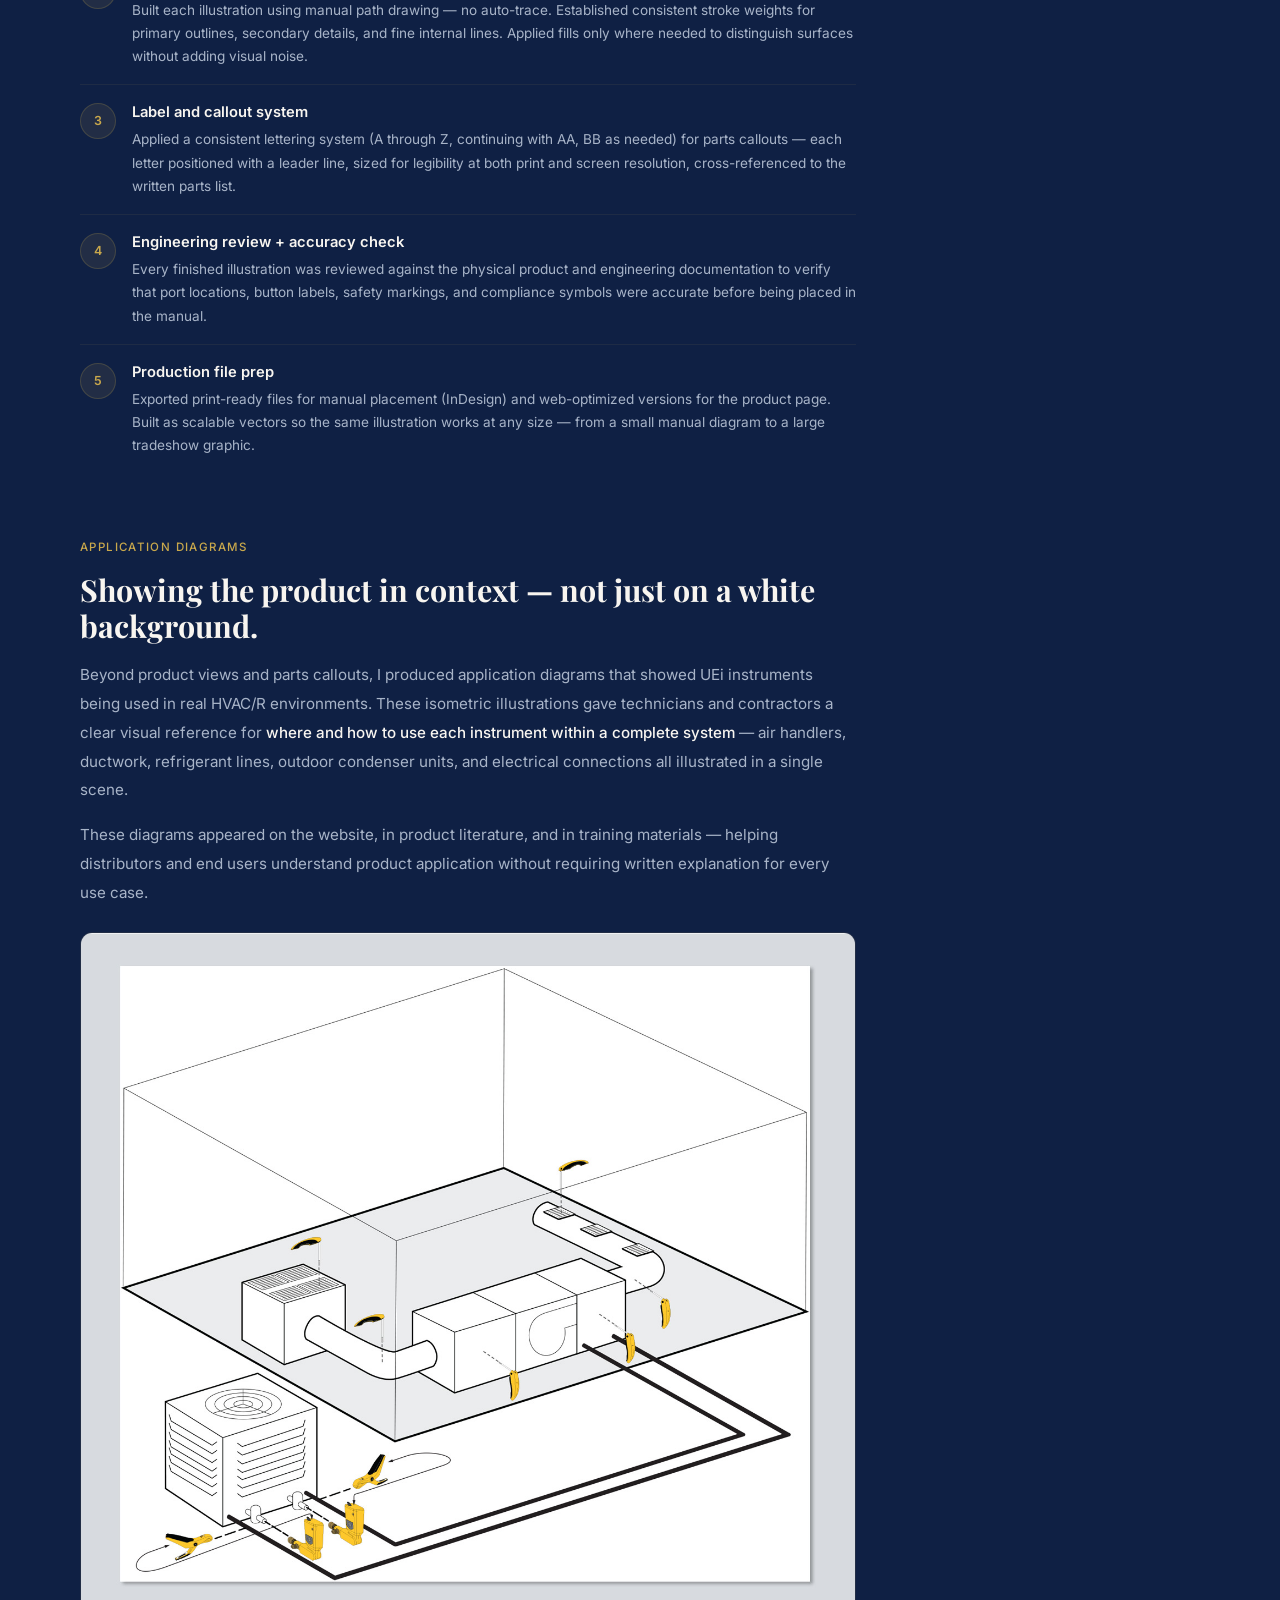
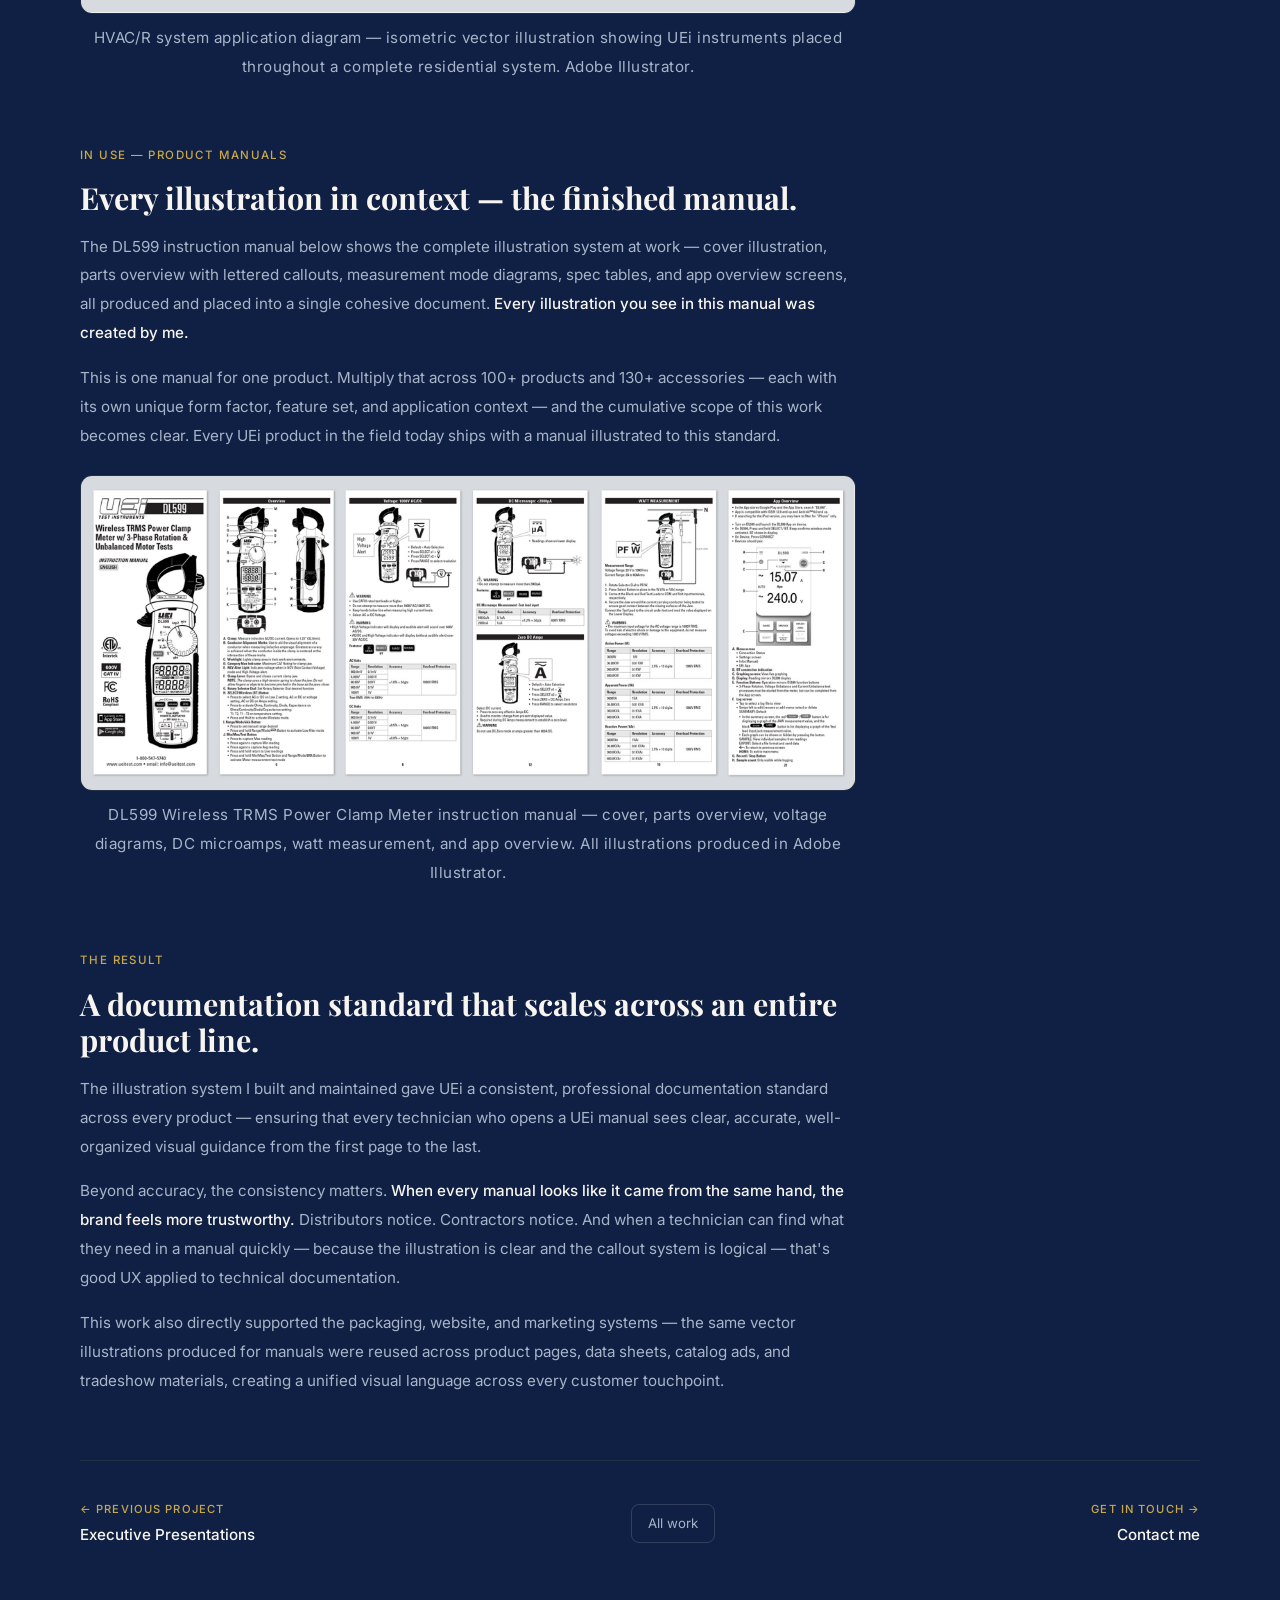
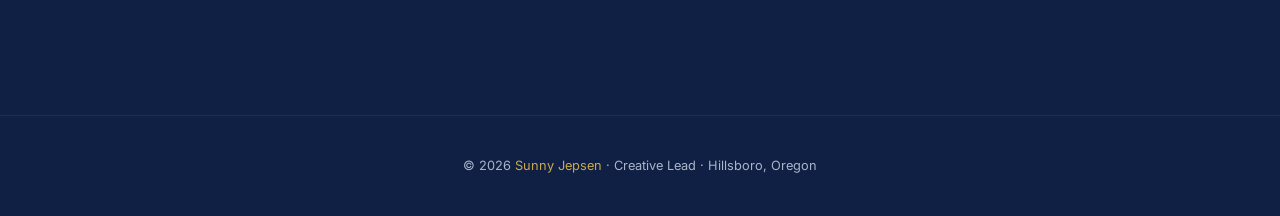
<file: work/illustration.html>
<!DOCTYPE html>
<html lang="en">
<head>
  <meta charset="UTF-8" />
  <meta name="viewport" content="width=device-width, initial-scale=1.0" />

  <!-- SEO -->
  <title>Technical Illustration — Sunny Jepsen</title>
  <meta name="description" content="3,000+ precision vector illustrations produced across 100+ products and 130+ accessories — manuals, application diagrams, and product documentation." />
  <meta name="robots" content="noindex, nofollow" />
  <link rel="canonical" href="https://sunnyjepsen.netlify.app/work/illustration.html" />

  <!-- Open Graph -->
  <meta property="og:title" content="Technical Illustration — Sunny Jepsen" />
  <meta property="og:description" content="3,000+ precision vector illustrations produced across 100+ products and 130+ accessories — manuals, application diagrams, and product documentation." />
  <meta property="og:image" content="https://sunnyjepsen.netlify.app/images/illustration/before-after.jpg" />
  <meta property="og:url" content="https://sunnyjepsen.netlify.app/work/illustration.html" />
  <meta property="og:type" content="website" />
  <meta property="og:site_name" content="Sunny Jepsen Portfolio" />

  <!-- Twitter/X -->
  <meta name="twitter:card" content="summary_large_image" />
  <meta name="twitter:title" content="Technical Illustration — Sunny Jepsen" />
  <meta name="twitter:description" content="3,000+ precision vector illustrations produced across 100+ products and 130+ accessories — manuals, application diagrams, and product documentation." />
  <meta name="twitter:image" content="https://sunnyjepsen.netlify.app/images/illustration/before-after.jpg" />

  <!-- Fonts -->
  <link rel="preconnect" href="https://fonts.googleapis.com" />
  <link rel="preconnect" href="https://fonts.gstatic.com" crossorigin />
  <link href="https://fonts.googleapis.com/css2?family=Inter:wght@400;500;600&family=Playfair+Display:wght@700&display=swap" rel="stylesheet" />

  <!-- Styles -->
  <link rel="stylesheet" href="../css/reset.css" />
  <link rel="stylesheet" href="../css/style.css" />

  <style>
    .cs-hero {
      width: 100%;
      aspect-ratio: 16 / 7;
      border-radius: var(--radius-lg);
      overflow: hidden;
      margin-bottom: var(--space-xl);
      border: 1px solid rgba(201, 168, 76, 0.1);
    }

    .cs-hero img {
      width: 100%;
      height: 100%;
      object-fit: cover;
      object-position: center top;
    }

    .cs-layout {
      display: grid;
      grid-template-columns: 1fr 280px;
      gap: 4rem;
      align-items: start;
    }

    .cs-sidebar {
      position: sticky;
      top: 100px;
      display: flex;
      flex-direction: column;
      gap: var(--space-md);
    }

    .sidebar-block {
      background: var(--navy-mid);
      border: 1px solid rgba(201, 168, 76, 0.1);
      border-radius: var(--radius-md);
      padding: var(--space-md);
    }

    .sidebar-block h4 {
      font-size: 0.7rem;
      font-weight: 500;
      letter-spacing: 0.1em;
      text-transform: uppercase;
      color: var(--gold);
      margin-bottom: var(--space-sm);
    }

    .sidebar-block ul {
      display: flex;
      flex-direction: column;
      gap: 8px;
    }

    .sidebar-block ul li {
      font-size: 0.85rem;
      color: var(--text-secondary);
      line-height: 1.5;
      padding-left: 12px;
      position: relative;
    }

    .sidebar-block ul li::before {
      content: "·";
      position: absolute;
      left: 0;
      color: var(--gold);
    }

    .stat-stack {
      display: flex;
      flex-direction: column;
      gap: 10px;
    }

    .stat-item {
      display: flex;
      flex-direction: column;
      gap: 2px;
      padding: 10px var(--space-sm);
      background: var(--navy);
      border-radius: var(--radius-sm);
      border: 1px solid rgba(201, 168, 76, 0.08);
    }

    .stat-number {
      font-family: var(--font-display);
      font-size: 1.6rem;
      font-weight: 700;
      color: var(--gold);
      line-height: 1;
    }

    .stat-label {
      font-size: 0.75rem;
      color: var(--text-secondary);
      line-height: 1.4;
    }

    .cs-content {
      display: flex;
      flex-direction: column;
      gap: var(--space-xl);
    }

    .cs-section h2 {
      font-size: 0.72rem;
      font-weight: 500;
      letter-spacing: 0.12em;
      text-transform: uppercase;
      color: var(--gold);
      margin-bottom: var(--space-sm);
    }

    .cs-section h3 {
      font-family: var(--font-display);
      font-size: clamp(1.4rem, 2.5vw, 1.9rem);
      font-weight: 700;
      color: var(--warm);
      line-height: 1.2;
      margin-bottom: var(--space-sm);
    }

    .cs-section p {
      font-size: 0.95rem;
      color: var(--text-secondary);
      line-height: 1.9;
      margin-bottom: var(--space-sm);
    }

    .cs-section p:last-child { margin-bottom: 0; }

    .cs-section p strong {
      color: var(--warm);
      font-weight: 500;
    }

    .cs-image {
      width: 100%;
      border-radius: var(--radius-lg);
      overflow: hidden;
      border: 1px solid rgba(201, 168, 76, 0.1);
      margin-top: var(--space-md);
    }

    .cs-image img {
      width: 100%;
      height: auto;
      display: block;
    }

    .cs-image-caption {
      font-size: 0.78rem;
      color: var(--text-secondary);
      text-align: center;
      margin-top: 10px;
      letter-spacing: 0.03em;
    }

    .cs-image-grid {
      display: grid;
      grid-template-columns: 1fr 1fr;
      gap: var(--space-sm);
      margin-top: var(--space-md);
    }

    .cs-image-grid .cs-image { margin-top: 0; }

    /* Scale stats */
    .result-highlights {
      display: grid;
      grid-template-columns: repeat(3, 1fr);
      gap: var(--space-sm);
      margin-top: var(--space-md);
    }

    .result-card {
      background: var(--navy-mid);
      border: 1px solid rgba(201, 168, 76, 0.12);
      border-radius: var(--radius-md);
      padding: var(--space-md);
      text-align: center;
    }

    .result-card .r-number {
      font-family: var(--font-display);
      font-size: 2rem;
      font-weight: 700;
      color: var(--gold);
      line-height: 1;
      margin-bottom: 6px;
    }

    .result-card .r-label {
      font-size: 0.8rem;
      color: var(--text-secondary);
      line-height: 1.5;
    }

    /* Process steps */
    .process-steps {
      display: flex;
      flex-direction: column;
      gap: 0;
      margin-top: var(--space-md);
    }

    .process-step {
      display: grid;
      grid-template-columns: 36px 1fr;
      gap: var(--space-sm);
      padding: var(--space-sm) 0;
      border-bottom: 1px solid rgba(201, 168, 76, 0.08);
    }

    .process-step:last-child { border-bottom: none; }

    .ps-num {
      width: 36px;
      height: 36px;
      border-radius: 50%;
      background: rgba(201, 168, 76, 0.1);
      border: 1px solid rgba(201, 168, 76, 0.2);
      display: flex;
      align-items: center;
      justify-content: center;
      font-size: 0.78rem;
      font-weight: 600;
      color: var(--gold);
      flex-shrink: 0;
      margin-top: 2px;
    }

    .ps-content .ps-title {
      font-size: 0.92rem;
      font-weight: 600;
      color: var(--warm);
      margin-bottom: 4px;
    }

    .ps-content .ps-desc {
      font-size: 0.85rem;
      color: var(--text-secondary);
      line-height: 1.7;
    }

    /* illustration type cards */
    .type-grid {
      display: grid;
      grid-template-columns: repeat(3, 1fr);
      gap: var(--space-sm);
      margin-top: var(--space-md);
    }

    .type-card {
      background: var(--navy-mid);
      border: 1px solid rgba(201, 168, 76, 0.1);
      border-radius: var(--radius-md);
      padding: var(--space-md);
    }

    .type-card .t-icon {
      font-size: 1.4rem;
      margin-bottom: 8px;
    }

    .type-card .t-title {
      font-size: 0.88rem;
      font-weight: 600;
      color: var(--warm);
      margin-bottom: 4px;
    }

    .type-card .t-desc {
      font-size: 0.78rem;
      color: var(--text-secondary);
      line-height: 1.6;
    }

    /* Nav */
    .cs-nav {
      display: flex;
      justify-content: space-between;
      align-items: center;
      padding: var(--space-lg) 0;
      border-top: 1px solid rgba(201, 168, 76, 0.1);
      margin-top: var(--space-xl);
      gap: var(--space-md);
    }

    .cs-nav a {
      display: flex;
      flex-direction: column;
      gap: 4px;
      transition: opacity var(--transition);
    }

    .cs-nav a:hover { opacity: 0.7; }

    .cs-nav .nav-dir {
      font-size: 0.7rem;
      font-weight: 500;
      letter-spacing: 0.1em;
      text-transform: uppercase;
      color: var(--gold);
    }

    .cs-nav .nav-title {
      font-size: 0.95rem;
      font-weight: 500;
      color: var(--warm);
    }

    .cs-nav .next { text-align: right; }

    .cs-nav .back-btn {
      display: inline-flex;
      align-items: center;
      gap: 6px;
      font-size: 0.83rem;
      color: var(--text-secondary);
      border: 1px solid rgba(248, 245, 240, 0.15);
      border-radius: var(--radius-md);
      padding: 8px 16px;
      transition: all var(--transition);
    }

    .cs-nav .back-btn:hover {
      border-color: var(--gold);
      color: var(--gold);
    }

    /* Responsive */
    @media (max-width: 900px) {
      .cs-layout { grid-template-columns: 1fr; }

      .cs-sidebar {
        position: static;
        display: grid;
        grid-template-columns: 1fr 1fr;
        gap: var(--space-sm);
      }

      .result-highlights { grid-template-columns: 1fr; }
      .type-grid { grid-template-columns: 1fr 1fr; }
      .cs-image-grid { grid-template-columns: 1fr; }
    }

    @media (max-width: 580px) {
      .cs-sidebar { grid-template-columns: 1fr; }
      .cs-hero { aspect-ratio: 4 / 3; }
      .type-grid { grid-template-columns: 1fr; }
    }
  </style>
</head>
<body>

  <nav>
    <a href="../index.html" class="nav-logo">Sunny <span>Jepsen</span></a>
    <ul class="nav-links">
      <li><a href="../index.html" class="active">Work</a></li>
      <li><a href="../about.html">About</a></li>
      <li><a href="../contact.html">Contact</a></li>
    </ul>
  </nav>

  <main>

    <div class="page-header">
      <h1>Technical <span>Illustration</span></h1>
      <p>3,000+ precision vector illustrations produced across 100+ products and 130+ accessories — manuals, diagrams, and product documentation.</p>
    </div>

    <!-- HERO -->
    <div class="cs-hero">
      <img src="../images/illustration/before-after.jpg" alt="Technical illustration — photo reference vs finished vector illustration of UEi DL599 clamp meter" />
    </div>

    <div class="cs-layout">

      <div class="cs-content">

        <!-- OVERVIEW -->
        <div class="cs-section">
          <h2>Overview</h2>
          <h3>Precision at scale — 3,000+ illustrations. Every product. Every manual.</h3>
          <p>
            Every UEi product ships with an instruction manual. Every manual contains detailed technical illustrations — product views, parts callouts, measurement diagrams, connection schematics, and application diagrams. With <strong>100+ products and 130+ accessories in the line</strong>, and an average of 15–25 illustrations per manual, the total illustration output across my tenure represents over 3,000 individual vector illustrations produced entirely in Adobe Illustrator.
          </p>
          <p>
            These aren't decorative graphics. Technical illustrations for test instruments have to be <strong>dimensionally accurate, clearly labeled, and precise enough for a technician to follow in the field</strong> — often under pressure, in tight spaces, with safety implications. Every line, every callout letter, every connector symbol had to be correct.
          </p>

          <div class="result-highlights">
            <div class="result-card">
              <div class="r-number">3,000+</div>
              <div class="r-label">Vector illustrations produced</div>
            </div>
            <div class="result-card">
              <div class="r-number">100+</div>
              <div class="r-label">Products with full illustration sets</div>
            </div>
            <div class="result-card">
              <div class="r-number">130+</div>
              <div class="r-label">Accessories documented</div>
            </div>
          </div>
        </div>

        <!-- WHAT I ILLUSTRATED -->
        <div class="cs-section">
          <h2>Illustration Types</h2>
          <h3>Three categories. One consistent standard.</h3>
          <p>
            The illustration work fell into three primary categories — each with its own technical requirements, level of detail, and end-use context. All were produced as scalable vector files in Adobe Illustrator, built to spec for both print (manuals, packaging inserts) and digital (website, PDF downloads).
          </p>

          <div class="type-grid">
            <div class="type-card">
              <div class="t-icon">◎</div>
              <div class="t-title">Product view illustrations</div>
              <div class="t-desc">Multi-view vector renderings of each product — front, back, side, and bottom — with accurate proportions, surface detail, button labels, port locations, and display readouts. Used in manuals and on the website.</div>
            </div>
            <div class="type-card">
              <div class="t-icon">⌁</div>
              <div class="t-title">Parts callout diagrams</div>
              <div class="t-desc">Labeled illustrations identifying every component of a product — each part lettered and cross-referenced to a written description. Required precise placement of leader lines and callout letters without obscuring product detail.</div>
            </div>
            <div class="type-card">
              <div class="t-icon">⊞</div>
              <div class="t-title">Application + system diagrams</div>
              <div class="t-desc">Isometric illustrations showing how UEi products are used in real-world HVAC/R environments — product placement within ductwork, refrigerant lines, electrical systems, and building cross-sections.</div>
            </div>
          </div>
        </div>

        <!-- BEFORE / AFTER -->
        <div class="cs-section">
          <h2>The Process</h2>
          <h3>From photo reference to production-ready vector.</h3>
          <p>
            Every product illustration started from photo reference — engineering samples, product photography, or actual units on my desk. Working in Adobe Illustrator, I built each view from scratch using precise anchor points, consistent stroke weights, and accurate label reproduction. No auto-trace shortcuts. Every path was drawn manually to ensure clean, scalable output.
          </p>
          <p>
            The before/after below shows the DL599 Wireless TRMS Power Clamp Meter — <strong>photo reference on the left, finished vector illustration on the right</strong> — across front, back, and bottom views. The vector versions are the ones that appear in the product manual, on the website product page, and in any marketing material that references product anatomy.
          </p>

          <div class="cs-image">
            <img src="../images/illustration/before-after.jpg" alt="DL599 clamp meter — photo reference vs finished vector illustration, front back and bottom views" />
          </div>
          <p class="cs-image-caption">DL599 Wireless TRMS Power Clamp Meter — photo reference (left columns) vs. finished vector illustration (right columns). Front, back, and bottom views.</p>

          <div class="process-steps">
            <div class="process-step">
              <div class="ps-num">1</div>
              <div class="ps-content">
                <div class="ps-title">Photo reference collection</div>
                <div class="ps-desc">Photographed or sourced engineering samples of each product from multiple angles — front, back, sides, top, and bottom — ensuring enough reference to capture every surface detail, button, port, and label.</div>
              </div>
            </div>
            <div class="process-step">
              <div class="ps-num">2</div>
              <div class="ps-content">
                <div class="ps-title">Vector construction in Illustrator</div>
                <div class="ps-desc">Built each illustration using manual path drawing — no auto-trace. Established consistent stroke weights for primary outlines, secondary details, and fine internal lines. Applied fills only where needed to distinguish surfaces without adding visual noise.</div>
              </div>
            </div>
            <div class="process-step">
              <div class="ps-num">3</div>
              <div class="ps-content">
                <div class="ps-title">Label and callout system</div>
                <div class="ps-desc">Applied a consistent lettering system (A through Z, continuing with AA, BB as needed) for parts callouts — each letter positioned with a leader line, sized for legibility at both print and screen resolution, cross-referenced to the written parts list.</div>
              </div>
            </div>
            <div class="process-step">
              <div class="ps-num">4</div>
              <div class="ps-content">
                <div class="ps-title">Engineering review + accuracy check</div>
                <div class="ps-desc">Every finished illustration was reviewed against the physical product and engineering documentation to verify that port locations, button labels, safety markings, and compliance symbols were accurate before being placed in the manual.</div>
              </div>
            </div>
            <div class="process-step">
              <div class="ps-num">5</div>
              <div class="ps-content">
                <div class="ps-title">Production file prep</div>
                <div class="ps-desc">Exported print-ready files for manual placement (InDesign) and web-optimized versions for the product page. Built as scalable vectors so the same illustration works at any size — from a small manual diagram to a large tradeshow graphic.</div>
              </div>
            </div>
          </div>
        </div>

        <!-- SYSTEM DIAGRAM -->
        <div class="cs-section">
          <h2>Application Diagrams</h2>
          <h3>Showing the product in context — not just on a white background.</h3>
          <p>
            Beyond product views and parts callouts, I produced application diagrams that showed UEi instruments being used in real HVAC/R environments. These isometric illustrations gave technicians and contractors a clear visual reference for <strong>where and how to use each instrument within a complete system</strong> — air handlers, ductwork, refrigerant lines, outdoor condenser units, and electrical connections all illustrated in a single scene.
          </p>
          <p>
            These diagrams appeared on the website, in product literature, and in training materials — helping distributors and end users understand product application without requiring written explanation for every use case.
          </p>

          <div class="cs-image">
            <img src="../images/illustration/diagram.jpg" alt="UEi HVAC/R system application diagram — isometric illustration showing product placement across a complete system" />
          </div>
          <p class="cs-image-caption">HVAC/R system application diagram — isometric vector illustration showing UEi instruments placed throughout a complete residential system. Adobe Illustrator.</p>
        </div>

        <!-- MANUAL -->
        <div class="cs-section">
          <h2>In Use — Product Manuals</h2>
          <h3>Every illustration in context — the finished manual.</h3>
          <p>
            The DL599 instruction manual below shows the complete illustration system at work — cover illustration, parts overview with lettered callouts, measurement mode diagrams, spec tables, and app overview screens, all produced and placed into a single cohesive document. <strong>Every illustration you see in this manual was created by me.</strong>
          </p>
          <p>
            This is one manual for one product. Multiply that across 100+ products and 130+ accessories — each with its own unique form factor, feature set, and application context — and the cumulative scope of this work becomes clear. Every UEi product in the field today ships with a manual illustrated to this standard.
          </p>

          <div class="cs-image">
            <img src="../images/illustration/manual.jpg" alt="UEi DL599 instruction manual spread — cover, parts diagram, measurement diagrams, spec tables, and app overview" />
          </div>
          <p class="cs-image-caption">DL599 Wireless TRMS Power Clamp Meter instruction manual — cover, parts overview, voltage diagrams, DC microamps, watt measurement, and app overview. All illustrations produced in Adobe Illustrator.</p>
        </div>

        <!-- THE RESULT -->
        <div class="cs-section">
          <h2>The Result</h2>
          <h3>A documentation standard that scales across an entire product line.</h3>
          <p>
            The illustration system I built and maintained gave UEi a consistent, professional documentation standard across every product — ensuring that every technician who opens a UEi manual sees clear, accurate, well-organized visual guidance from the first page to the last.
          </p>
          <p>
            Beyond accuracy, the consistency matters. <strong>When every manual looks like it came from the same hand, the brand feels more trustworthy.</strong> Distributors notice. Contractors notice. And when a technician can find what they need in a manual quickly — because the illustration is clear and the callout system is logical — that's good UX applied to technical documentation.
          </p>
          <p>
            This work also directly supported the packaging, website, and marketing systems — the same vector illustrations produced for manuals were reused across product pages, data sheets, catalog ads, and tradeshow materials, creating a unified visual language across every customer touchpoint.
          </p>
        </div>

      </div>

      <!-- SIDEBAR -->
      <div class="cs-sidebar">

        <div class="sidebar-block">
          <h4>Project details</h4>
          <ul>
            <li>UEi Test Instruments</li>
            <li>Hillsboro, Oregon</li>
            <li>Ongoing — full product line</li>
            <li>15+ years of output</li>
          </ul>
        </div>

        <div class="sidebar-block">
          <h4>Illustration types</h4>
          <ul>
            <li>Product view illustrations</li>
            <li>Parts callout diagrams</li>
            <li>Measurement diagrams</li>
            <li>Application diagrams</li>
            <li>Isometric system diagrams</li>
            <li>Connection schematics</li>
          </ul>
        </div>

        <div class="sidebar-block">
          <h4>Used in</h4>
          <ul>
            <li>Product manuals</li>
            <li>Website product pages</li>
            <li>Data sheets</li>
            <li>Catalog ads</li>
            <li>Packaging</li>
            <li>Training materials</li>
          </ul>
        </div>

        <div class="sidebar-block">
          <h4>Tools</h4>
          <ul>
            <li>Adobe Illustrator</li>
            <li>Adobe InDesign</li>
            <li>Adobe Photoshop</li>
          </ul>
        </div>

        <div class="sidebar-block">
          <h4>Scale</h4>
          <div class="stat-stack">
            <div class="stat-item">
              <span class="stat-number">3,000+</span>
              <span class="stat-label">Illustrations produced</span>
            </div>
            <div class="stat-item">
              <span class="stat-number">100+</span>
              <span class="stat-label">Products documented</span>
            </div>
            <div class="stat-item">
              <span class="stat-number">130+</span>
              <span class="stat-label">Accessories documented</span>
            </div>
            <div class="stat-item">
              <span class="stat-number">15–25</span>
              <span class="stat-label">Illustrations per manual</span>
            </div>
          </div>
        </div>

      </div>
    </div>

    <!-- CASE STUDY NAV -->
    <div class="cs-nav">
      <a href="presentations.html">
        <span class="nav-dir">← Previous project</span>
        <span class="nav-title">Executive Presentations</span>
      </a>
      <a href="../index.html" class="back-btn">All work</a>
      <a href="../contact.html" class="next">
        <span class="nav-dir">Get in touch →</span>
        <span class="nav-title">Contact me</span>
      </a>
    </div>

  </main>

  <footer>
    <p>© 2026 <span>Sunny Jepsen</span> · Creative Lead · Hillsboro, Oregon</p>
  </footer>

  <script src="../js/main.js"></script>
</body>
</html>
</file>
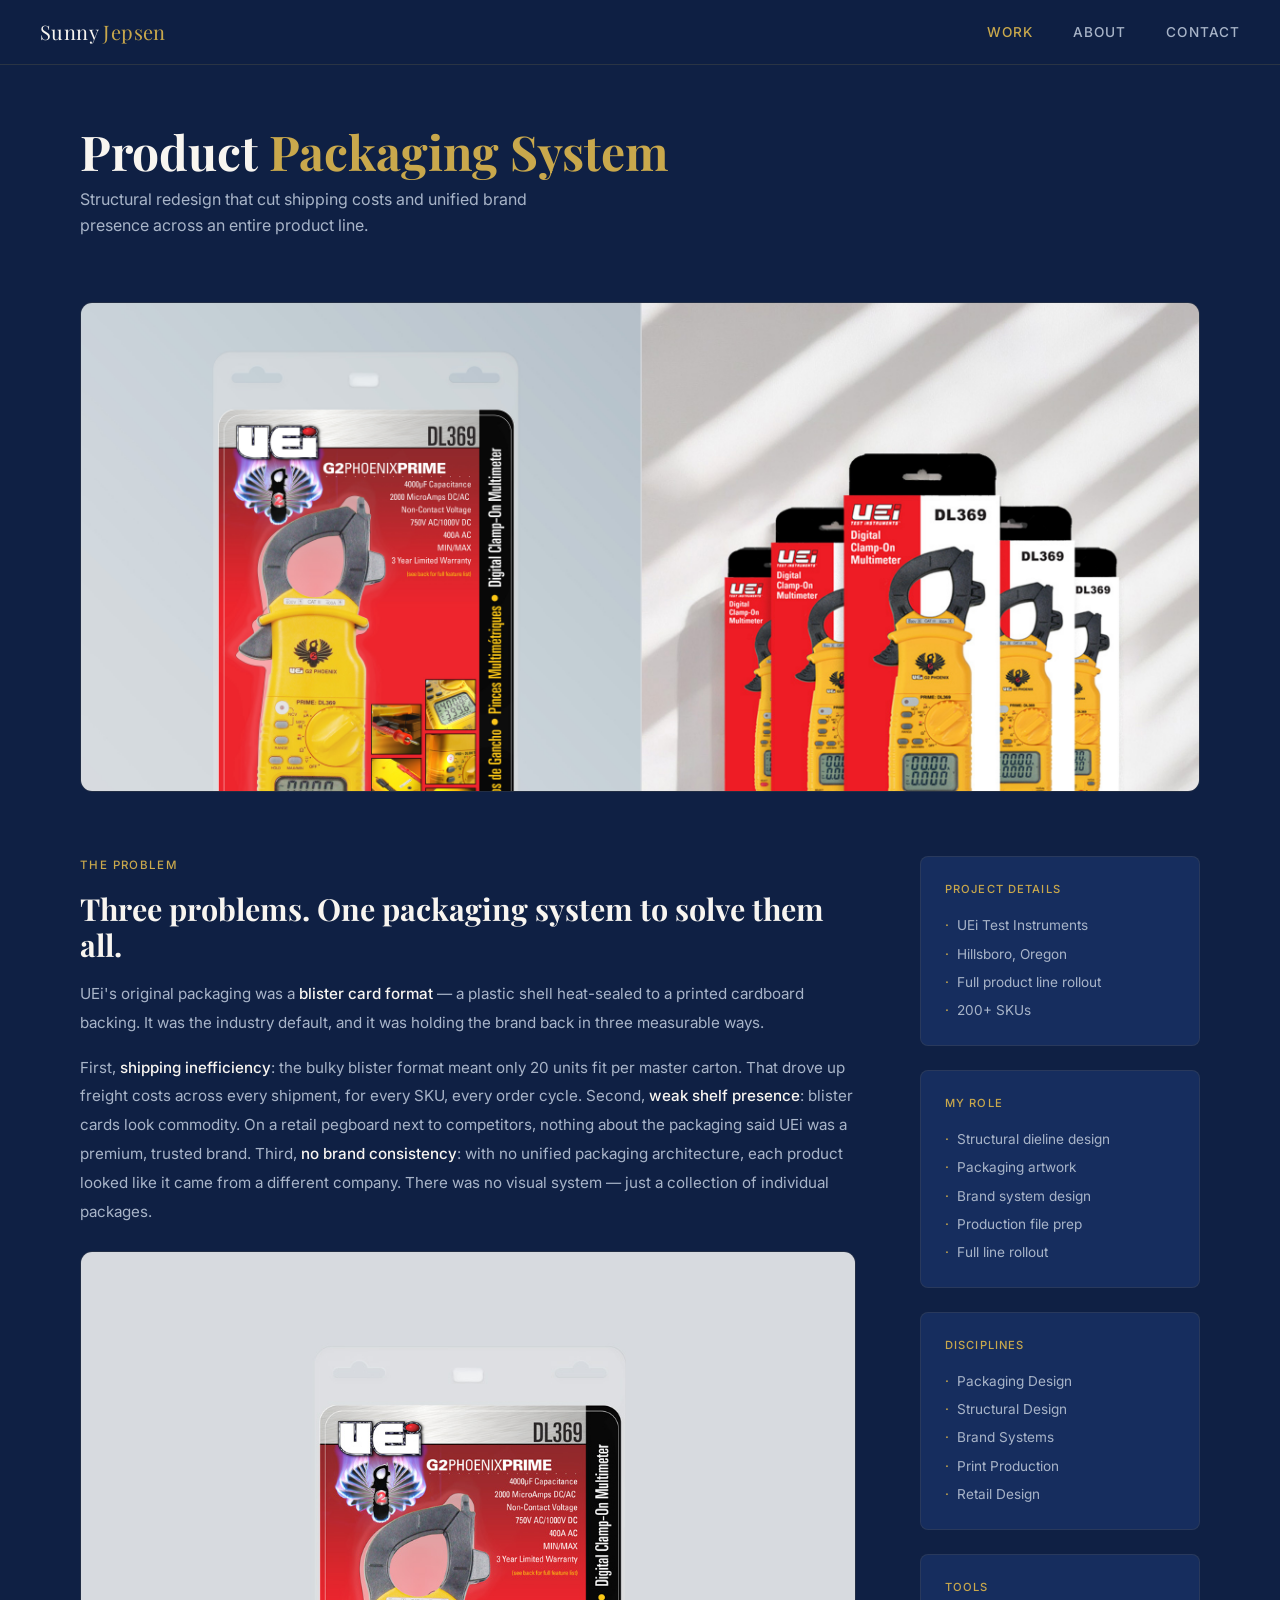
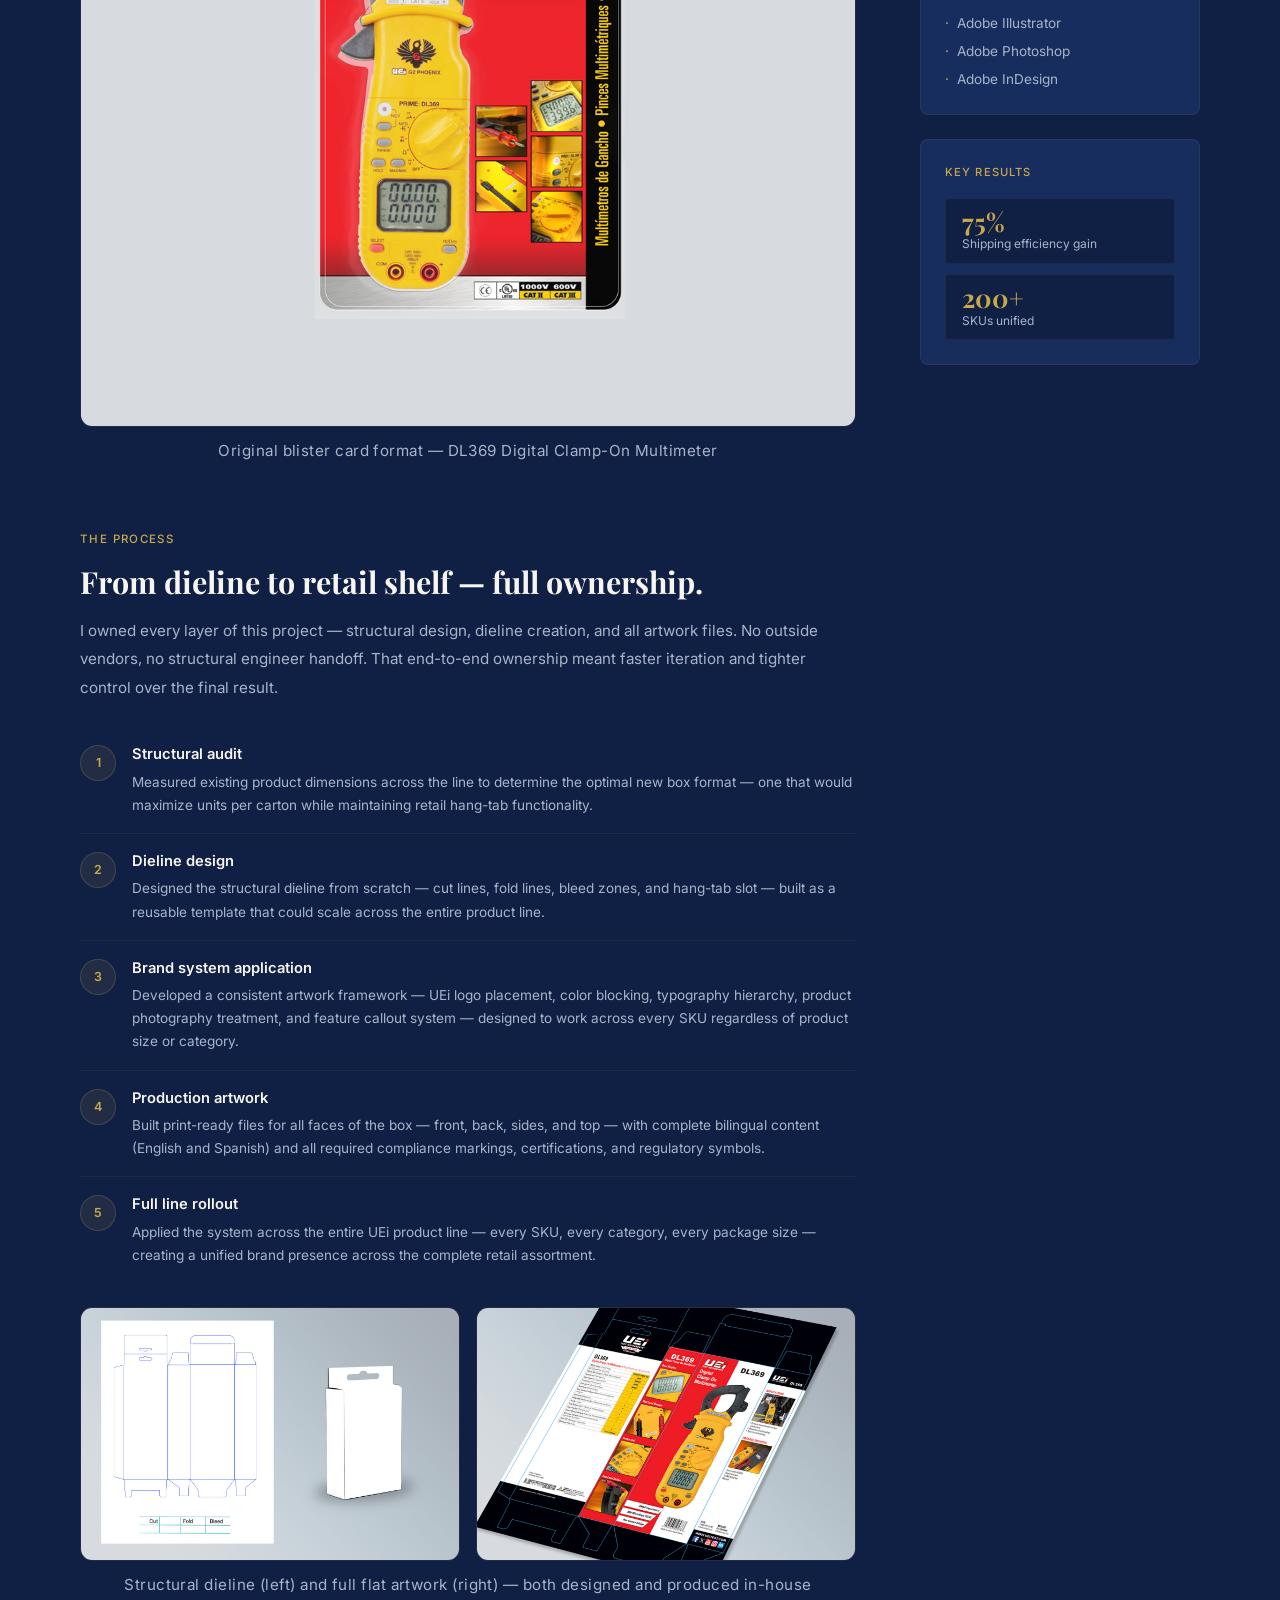
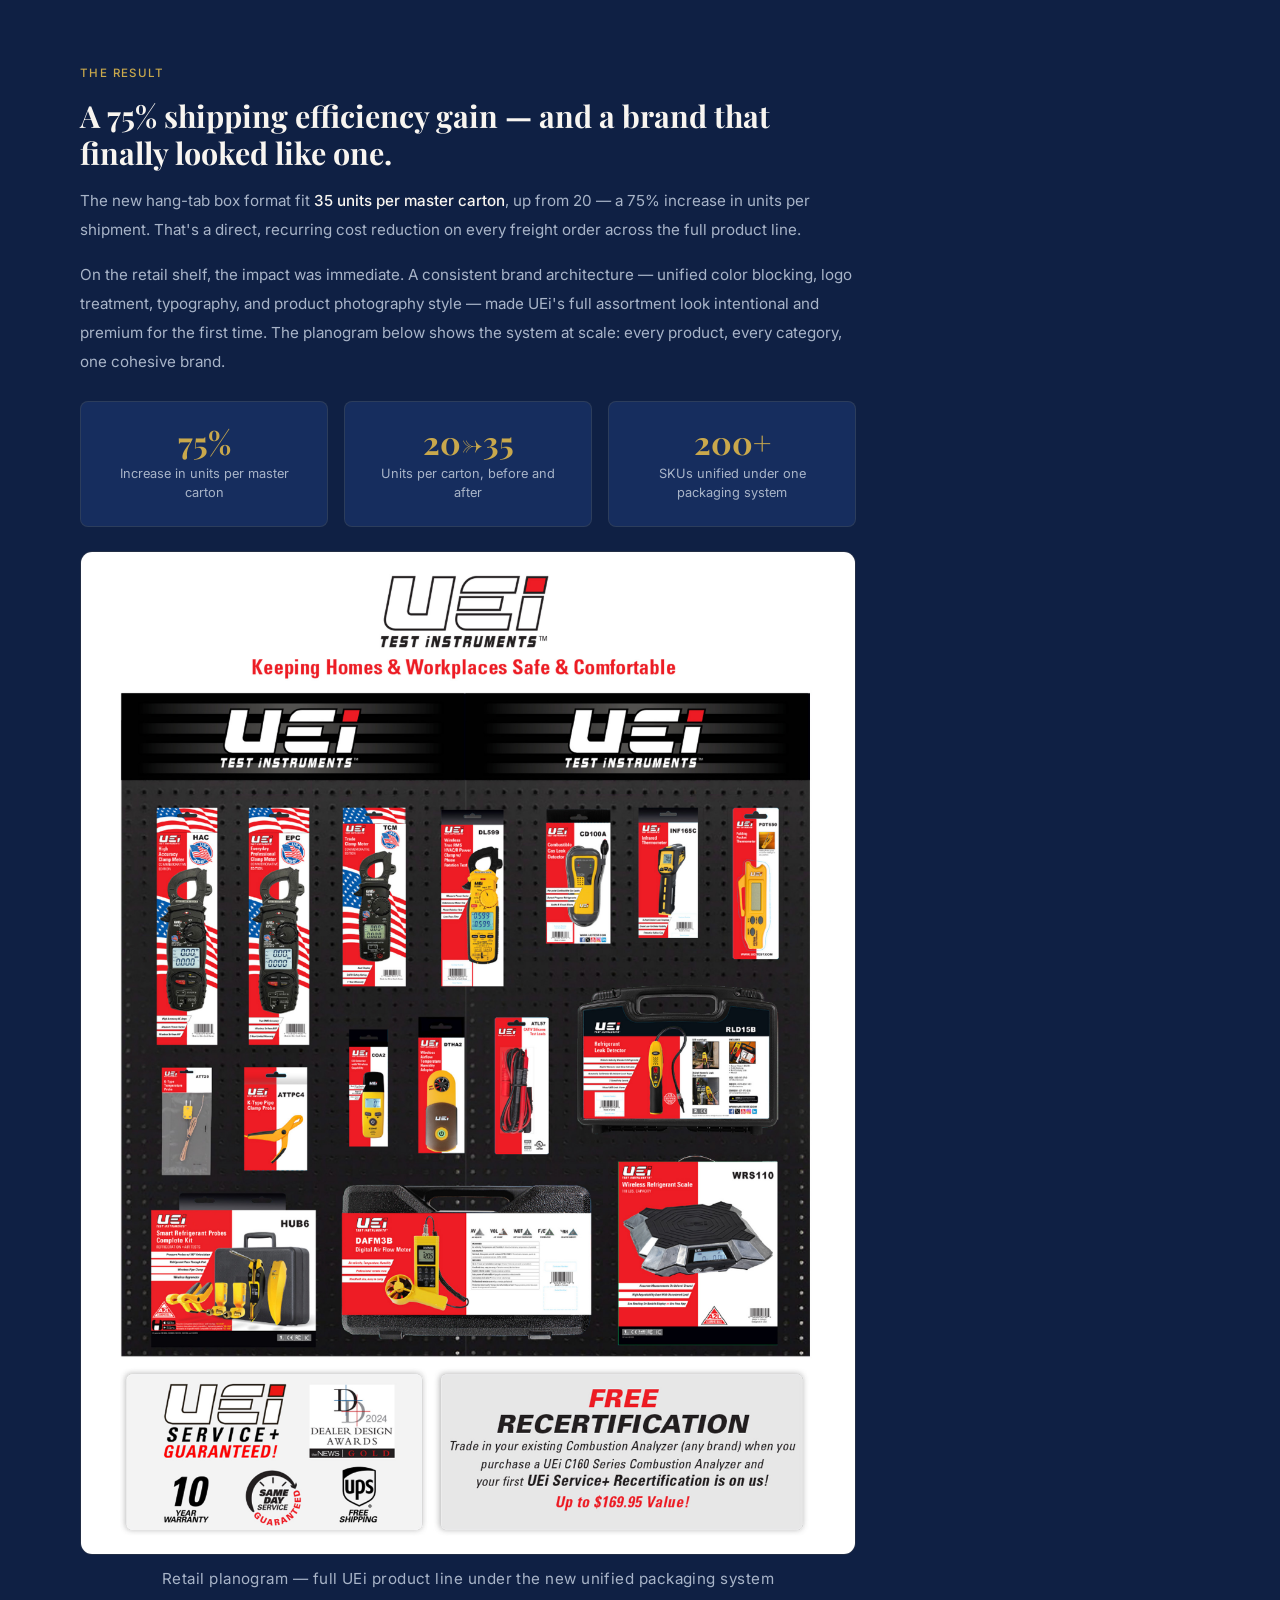
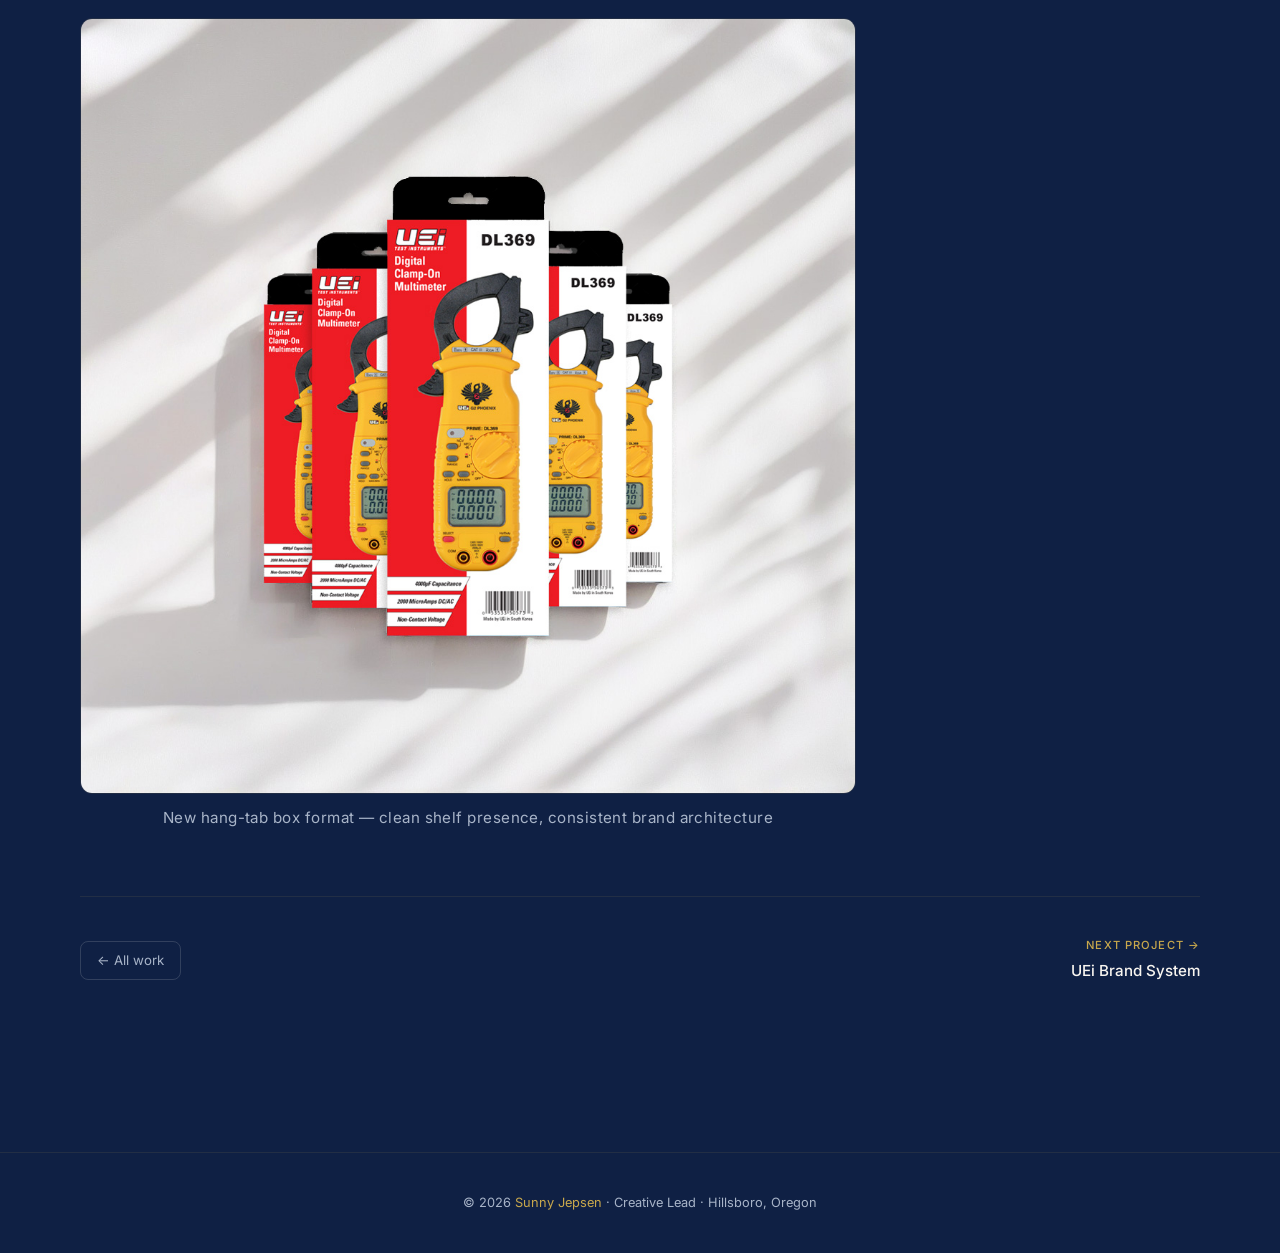
<file: work/packaging.html>
<!DOCTYPE html>
<html lang="en">
<head>
  <meta charset="UTF-8" />
  <meta name="viewport" content="width=device-width, initial-scale=1.0" />

  <!-- SEO -->
  <title>Product Packaging System — Sunny Jepsen</title>
  <meta name="description" content="Packaging redesign that increased shipping efficiency by 75% and unified brand presence across a 200+ SKU product line. Structural dieline and artwork by Sunny Jepsen." />
  <meta name="robots" content="noindex, nofollow" />
  <link rel="canonical" href="https://sunnyjepsen.netlify.app/work/packaging.html" />

  <!-- Open Graph -->
  <meta property="og:title" content="Product Packaging System — Sunny Jepsen" />
  <meta property="og:description" content="Packaging redesign that increased shipping efficiency by 75% and unified brand presence across a 200+ SKU product line." />
  <meta property="og:image" content="https://sunnyjepsen.netlify.app/images/packaging/before-after.jpg" />
  <meta property="og:url" content="https://sunnyjepsen.netlify.app/work/packaging.html" />
  <meta property="og:type" content="website" />
  <meta property="og:site_name" content="Sunny Jepsen Portfolio" />

  <!-- Twitter/X -->
  <meta name="twitter:card" content="summary_large_image" />
  <meta name="twitter:title" content="Product Packaging System — Sunny Jepsen" />
  <meta name="twitter:description" content="Packaging redesign that increased shipping efficiency by 75% and unified brand presence across a 200+ SKU product line." />
  <meta name="twitter:image" content="https://sunnyjepsen.netlify.app/images/packaging/before-after.jpg" />
  <!-- Fonts -->
  <link rel="preconnect" href="https://fonts.googleapis.com" />
  <link rel="preconnect" href="https://fonts.gstatic.com" crossorigin />
  <link href="https://fonts.googleapis.com/css2?family=Inter:wght@400;500;600&family=Playfair+Display:wght@700&display=swap" rel="stylesheet" />

  <!-- Styles -->
  <link rel="stylesheet" href="../css/reset.css" />
  <link rel="stylesheet" href="../css/style.css" />

  <style>
    /* ── CASE STUDY SPECIFIC ── */

    /* Hero */
    .cs-hero {
      width: 100%;
      aspect-ratio: 16 / 7;
      border-radius: var(--radius-lg);
      overflow: hidden;
      margin-bottom: var(--space-xl);
      border: 1px solid rgba(201, 168, 76, 0.1);
    }

    .cs-hero img {
      width: 100%;
      height: 100%;
      object-fit: cover;
      object-position: center top;
    }

    /* Layout */
    .cs-layout {
      display: grid;
      grid-template-columns: 1fr 280px;
      gap: 4rem;
      align-items: start;
    }

    /* Sidebar */
    .cs-sidebar {
      position: sticky;
      top: 100px;
      display: flex;
      flex-direction: column;
      gap: var(--space-md);
    }

    .sidebar-block {
      background: var(--navy-mid);
      border: 1px solid rgba(201, 168, 76, 0.1);
      border-radius: var(--radius-md);
      padding: var(--space-md);
    }

    .sidebar-block h4 {
      font-size: 0.7rem;
      font-weight: 500;
      letter-spacing: 0.1em;
      text-transform: uppercase;
      color: var(--gold);
      margin-bottom: var(--space-sm);
    }

    .sidebar-block ul {
      display: flex;
      flex-direction: column;
      gap: 8px;
    }

    .sidebar-block ul li {
      font-size: 0.85rem;
      color: var(--text-secondary);
      line-height: 1.5;
      padding-left: 12px;
      position: relative;
    }

    .sidebar-block ul li::before {
      content: "·";
      position: absolute;
      left: 0;
      color: var(--gold);
    }

    .stat-stack {
      display: flex;
      flex-direction: column;
      gap: 10px;
    }

    .stat-item {
      display: flex;
      flex-direction: column;
      gap: 2px;
      padding: 10px var(--space-sm);
      background: var(--navy);
      border-radius: var(--radius-sm);
      border: 1px solid rgba(201, 168, 76, 0.08);
    }

    .stat-number {
      font-family: var(--font-display);
      font-size: 1.6rem;
      font-weight: 700;
      color: var(--gold);
      line-height: 1;
    }

    .stat-label {
      font-size: 0.75rem;
      color: var(--text-secondary);
      line-height: 1.4;
    }

    /* Main content */
    .cs-content {
      display: flex;
      flex-direction: column;
      gap: var(--space-xl);
    }

    .cs-section h2 {
      font-size: 0.72rem;
      font-weight: 500;
      letter-spacing: 0.12em;
      text-transform: uppercase;
      color: var(--gold);
      margin-bottom: var(--space-sm);
    }

    .cs-section h3 {
      font-family: var(--font-display);
      font-size: clamp(1.4rem, 2.5vw, 1.9rem);
      font-weight: 700;
      color: var(--warm);
      line-height: 1.2;
      margin-bottom: var(--space-sm);
    }

    .cs-section p {
      font-size: 0.95rem;
      color: var(--text-secondary);
      line-height: 1.9;
      margin-bottom: var(--space-sm);
    }

    .cs-section p:last-child {
      margin-bottom: 0;
    }

    .cs-section p strong {
      color: var(--warm);
      font-weight: 500;
    }

    /* Image blocks */
    .cs-image {
      width: 100%;
      border-radius: var(--radius-lg);
      overflow: hidden;
      border: 1px solid rgba(201, 168, 76, 0.1);
      margin-top: var(--space-md);
    }

    .cs-image img {
      width: 100%;
      height: auto;
      display: block;
    }

    .cs-image-caption {
      font-size: 0.78rem;
      color: var(--text-secondary);
      text-align: center;
      margin-top: 10px;
      letter-spacing: 0.03em;
    }

    .cs-image-grid {
      display: grid;
      grid-template-columns: 1fr 1fr;
      gap: var(--space-sm);
      margin-top: var(--space-md);
    }

    .cs-image-grid .cs-image {
      margin-top: 0;
    }

    /* Process steps */
    .process-steps {
      display: flex;
      flex-direction: column;
      gap: 0;
      margin-top: var(--space-md);
    }

    .process-step {
      display: grid;
      grid-template-columns: 36px 1fr;
      gap: var(--space-sm);
      padding: var(--space-sm) 0;
      border-bottom: 1px solid rgba(201, 168, 76, 0.08);
    }

    .process-step:last-child {
      border-bottom: none;
    }

    .ps-num {
      width: 36px;
      height: 36px;
      border-radius: 50%;
      background: rgba(201, 168, 76, 0.1);
      border: 1px solid rgba(201, 168, 76, 0.2);
      display: flex;
      align-items: center;
      justify-content: center;
      font-size: 0.78rem;
      font-weight: 600;
      color: var(--gold);
      flex-shrink: 0;
      margin-top: 2px;
    }

    .ps-content .ps-title {
      font-size: 0.92rem;
      font-weight: 600;
      color: var(--warm);
      margin-bottom: 4px;
    }

    .ps-content .ps-desc {
      font-size: 0.85rem;
      color: var(--text-secondary);
      line-height: 1.7;
    }

    /* Result highlights */
    .result-highlights {
      display: grid;
      grid-template-columns: repeat(3, 1fr);
      gap: var(--space-sm);
      margin-top: var(--space-md);
    }

    .result-card {
      background: var(--navy-mid);
      border: 1px solid rgba(201, 168, 76, 0.12);
      border-radius: var(--radius-md);
      padding: var(--space-md);
      text-align: center;
    }

    .result-card .r-number {
      font-family: var(--font-display);
      font-size: 2rem;
      font-weight: 700;
      color: var(--gold);
      line-height: 1;
      margin-bottom: 6px;
    }

    .result-card .r-label {
      font-size: 0.8rem;
      color: var(--text-secondary);
      line-height: 1.5;
    }

    /* Next project nav */
    .cs-nav {
      display: flex;
      justify-content: space-between;
      align-items: center;
      padding: var(--space-lg) 0;
      border-top: 1px solid rgba(201, 168, 76, 0.1);
      margin-top: var(--space-xl);
      gap: var(--space-md);
    }

    .cs-nav a {
      display: flex;
      flex-direction: column;
      gap: 4px;
      transition: opacity var(--transition);
    }

    .cs-nav a:hover {
      opacity: 0.7;
    }

    .cs-nav .nav-dir {
      font-size: 0.7rem;
      font-weight: 500;
      letter-spacing: 0.1em;
      text-transform: uppercase;
      color: var(--gold);
    }

    .cs-nav .nav-title {
      font-size: 0.95rem;
      font-weight: 500;
      color: var(--warm);
    }

    .cs-nav .next {
      text-align: right;
    }

    .cs-nav .back-btn {
      display: inline-flex;
      align-items: center;
      gap: 6px;
      font-size: 0.83rem;
      color: var(--text-secondary);
      border: 1px solid rgba(248, 245, 240, 0.15);
      border-radius: var(--radius-md);
      padding: 8px 16px;
      transition: all var(--transition);
    }

    .cs-nav .back-btn:hover {
      border-color: var(--gold);
      color: var(--gold);
    }

    /* Responsive */
    @media (max-width: 900px) {
      .cs-layout {
        grid-template-columns: 1fr;
      }

      .cs-sidebar {
        position: static;
        display: grid;
        grid-template-columns: 1fr 1fr;
        gap: var(--space-sm);
      }

      .result-highlights {
        grid-template-columns: 1fr;
      }

      .cs-image-grid {
        grid-template-columns: 1fr;
      }
    }

    @media (max-width: 580px) {
      .cs-sidebar {
        grid-template-columns: 1fr;
      }

      .cs-hero {
        aspect-ratio: 4 / 3;
      }
    }
  </style>
</head>
<body>

  <!-- NAV -->
  <nav>
    <a href="../index.html" class="nav-logo">Sunny <span>Jepsen</span></a>
    <ul class="nav-links">
      <li><a href="../index.html" class="active">Work</a></li>
      <li><a href="../about.html">About</a></li>
      <li><a href="../contact.html">Contact</a></li>
    </ul>
  </nav>

  <main>

    <!-- PAGE HEADER -->
    <div class="page-header">
      <h1>Product <span>Packaging System</span></h1>
      <p>Structural redesign that cut shipping costs and unified brand presence across an entire product line.</p>
    </div>

    <!-- HERO IMAGE -->
    <div class="cs-hero">
      <img src="../images/packaging/before-after.jpg" alt="Before and after packaging comparison — 20 units vs 35 units per carton" />
    </div>

    <!-- MAIN LAYOUT -->
    <div class="cs-layout">

      <!-- MAIN CONTENT -->
      <div class="cs-content">

        <!-- THE PROBLEM -->
        <div class="cs-section">
          <h2>The Problem</h2>
          <h3>Three problems. One packaging system to solve them all.</h3>
          <p>
            UEi's original packaging was a <strong>blister card format</strong> — a plastic shell heat-sealed to a printed cardboard backing. It was the industry default, and it was holding the brand back in three measurable ways.
          </p>
          <p>
            First, <strong>shipping inefficiency</strong>: the bulky blister format meant only 20 units fit per master carton. That drove up freight costs across every shipment, for every SKU, every order cycle. Second, <strong>weak shelf presence</strong>: blister cards look commodity. On a retail pegboard next to competitors, nothing about the packaging said UEi was a premium, trusted brand. Third, <strong>no brand consistency</strong>: with no unified packaging architecture, each product looked like it came from a different company. There was no visual system — just a collection of individual packages.
          </p>

          <div class="cs-image">
            <img src="../images/packaging/before.jpg" alt="Original UEi blister pack packaging" />
          </div>
          <p class="cs-image-caption">Original blister card format — DL369 Digital Clamp-On Multimeter</p>
        </div>

        <!-- THE PROCESS -->
        <div class="cs-section">
          <h2>The Process</h2>
          <h3>From dieline to retail shelf — full ownership.</h3>
          <p>
            I owned every layer of this project — structural design, dieline creation, and all artwork files. No outside vendors, no structural engineer handoff. That end-to-end ownership meant faster iteration and tighter control over the final result.
          </p>

          <div class="process-steps">
            <div class="process-step">
              <div class="ps-num">1</div>
              <div class="ps-content">
                <div class="ps-title">Structural audit</div>
                <div class="ps-desc">Measured existing product dimensions across the line to determine the optimal new box format — one that would maximize units per carton while maintaining retail hang-tab functionality.</div>
              </div>
            </div>
            <div class="process-step">
              <div class="ps-num">2</div>
              <div class="ps-content">
                <div class="ps-title">Dieline design</div>
                <div class="ps-desc">Designed the structural dieline from scratch — cut lines, fold lines, bleed zones, and hang-tab slot — built as a reusable template that could scale across the entire product line.</div>
              </div>
            </div>
            <div class="process-step">
              <div class="ps-num">3</div>
              <div class="ps-content">
                <div class="ps-title">Brand system application</div>
                <div class="ps-desc">Developed a consistent artwork framework — UEi logo placement, color blocking, typography hierarchy, product photography treatment, and feature callout system — designed to work across every SKU regardless of product size or category.</div>
              </div>
            </div>
            <div class="process-step">
              <div class="ps-num">4</div>
              <div class="ps-content">
                <div class="ps-title">Production artwork</div>
                <div class="ps-desc">Built print-ready files for all faces of the box — front, back, sides, and top — with complete bilingual content (English and Spanish) and all required compliance markings, certifications, and regulatory symbols.</div>
              </div>
            </div>
            <div class="process-step">
              <div class="ps-num">5</div>
              <div class="ps-content">
                <div class="ps-title">Full line rollout</div>
                <div class="ps-desc">Applied the system across the entire UEi product line — every SKU, every category, every package size — creating a unified brand presence across the complete retail assortment.</div>
              </div>
            </div>
          </div>

          <div class="cs-image-grid">
            <div class="cs-image">
              <img src="../images/packaging/dieline.jpg" alt="Structural dieline designed for the new box format" />
            </div>
            <div class="cs-image">
              <img src="../images/packaging/artwork-flat.jpg" alt="Flat artwork showing all faces of the new package" />
            </div>
          </div>
          <p class="cs-image-caption">Structural dieline (left) and full flat artwork (right) — both designed and produced in-house</p>
        </div>

        <!-- THE RESULT -->
        <div class="cs-section">
          <h2>The Result</h2>
          <h3>A 75% shipping efficiency gain — and a brand that finally looked like one.</h3>
          <p>
            The new hang-tab box format fit <strong>35 units per master carton</strong>, up from 20 — a 75% increase in units per shipment. That's a direct, recurring cost reduction on every freight order across the full product line.
          </p>
          <p>
            On the retail shelf, the impact was immediate. A consistent brand architecture — unified color blocking, logo treatment, typography, and product photography style — made UEi's full assortment look intentional and premium for the first time. The planogram below shows the system at scale: every product, every category, one cohesive brand.
          </p>

          <div class="result-highlights">
            <div class="result-card">
              <div class="r-number">75%</div>
              <div class="r-label">Increase in units per master carton</div>
            </div>
            <div class="result-card">
              <div class="r-number">20→35</div>
              <div class="r-label">Units per carton, before and after</div>
            </div>
            <div class="result-card">
              <div class="r-number">200+</div>
              <div class="r-label">SKUs unified under one packaging system</div>
            </div>
          </div>

          <div class="cs-image" style="margin-top: var(--space-md);">
            <img src="../images/packaging/planogram.jpg" alt="Retail planogram showing full UEi product line with unified brand packaging" />
          </div>
          <p class="cs-image-caption">Retail planogram — full UEi product line under the new unified packaging system</p>

          <div class="cs-image">
            <img src="../images/packaging/after-mockup.jpg" alt="New UEi packaging system — DL369 product family" />
          </div>
          <p class="cs-image-caption">New hang-tab box format — clean shelf presence, consistent brand architecture</p>
        </div>

      </div>

      <!-- SIDEBAR -->
      <div class="cs-sidebar">

        <div class="sidebar-block">
          <h4>Project details</h4>
          <ul>
            <li>UEi Test Instruments</li>
            <li>Hillsboro, Oregon</li>
            <li>Full product line rollout</li>
            <li>200+ SKUs</li>
          </ul>
        </div>

        <div class="sidebar-block">
          <h4>My role</h4>
          <ul>
            <li>Structural dieline design</li>
            <li>Packaging artwork</li>
            <li>Brand system design</li>
            <li>Production file prep</li>
            <li>Full line rollout</li>
          </ul>
        </div>

        <div class="sidebar-block">
          <h4>Disciplines</h4>
          <ul>
            <li>Packaging Design</li>
            <li>Structural Design</li>
            <li>Brand Systems</li>
            <li>Print Production</li>
            <li>Retail Design</li>
          </ul>
        </div>

        <div class="sidebar-block">
          <h4>Tools</h4>
          <ul>
            <li>Adobe Illustrator</li>
            <li>Adobe Photoshop</li>
            <li>Adobe InDesign</li>
          </ul>
        </div>

        <div class="sidebar-block">
          <h4>Key results</h4>
          <div class="stat-stack">
            <div class="stat-item">
              <span class="stat-number">75%</span>
              <span class="stat-label">Shipping efficiency gain</span>
            </div>
            <div class="stat-item">
              <span class="stat-number">200+</span>
              <span class="stat-label">SKUs unified</span>
            </div>
          </div>
        </div>

      </div>
    </div>

    <!-- CASE STUDY NAV -->
    <div class="cs-nav">
      <a href="../index.html" class="back-btn">← All work</a>
      <a href="brand-identity.html" class="next">
        <span class="nav-dir">Next project →</span>
        <span class="nav-title">UEi Brand System</span>
      </a>
    </div>

  </main>

  <footer>
    <p>© 2026 <span>Sunny Jepsen</span> · Creative Lead · Hillsboro, Oregon</p>
  </footer>

  <script src="../js/main.js"></script>
</body>
</html>
</file>
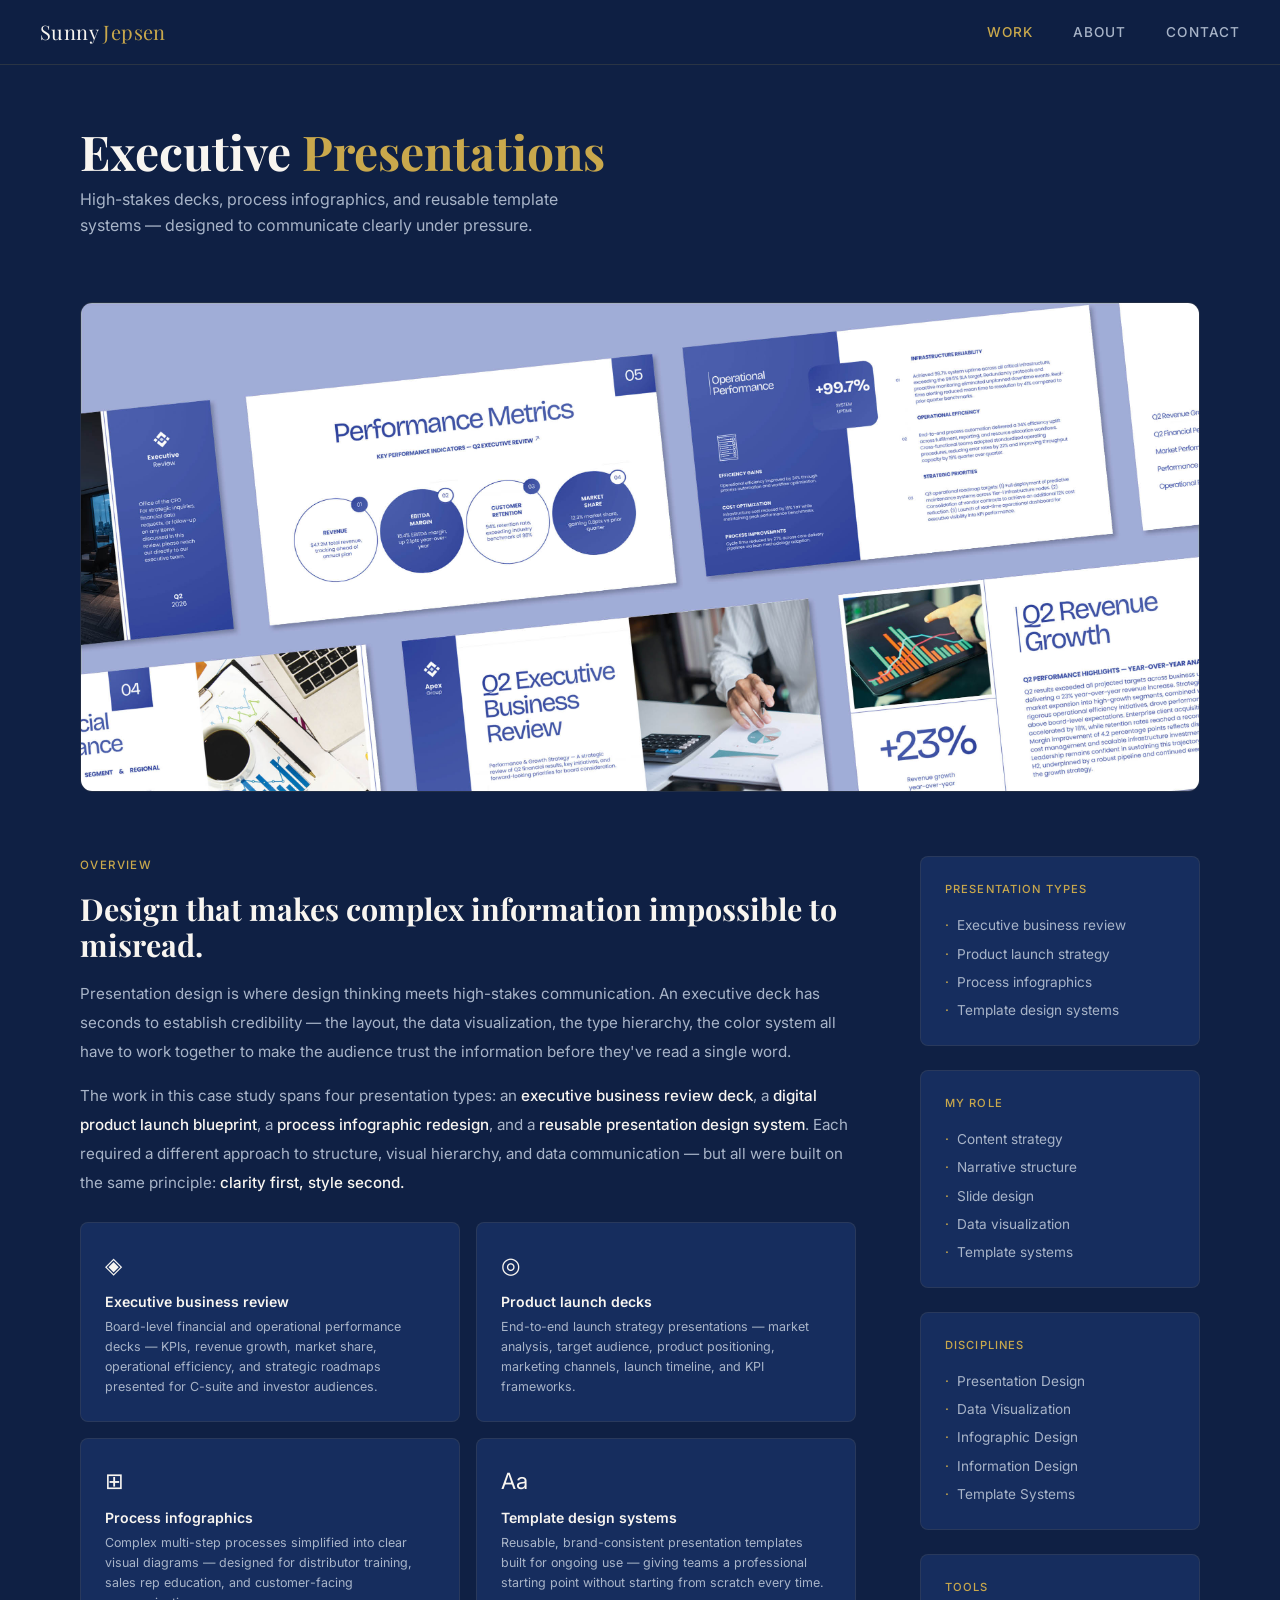
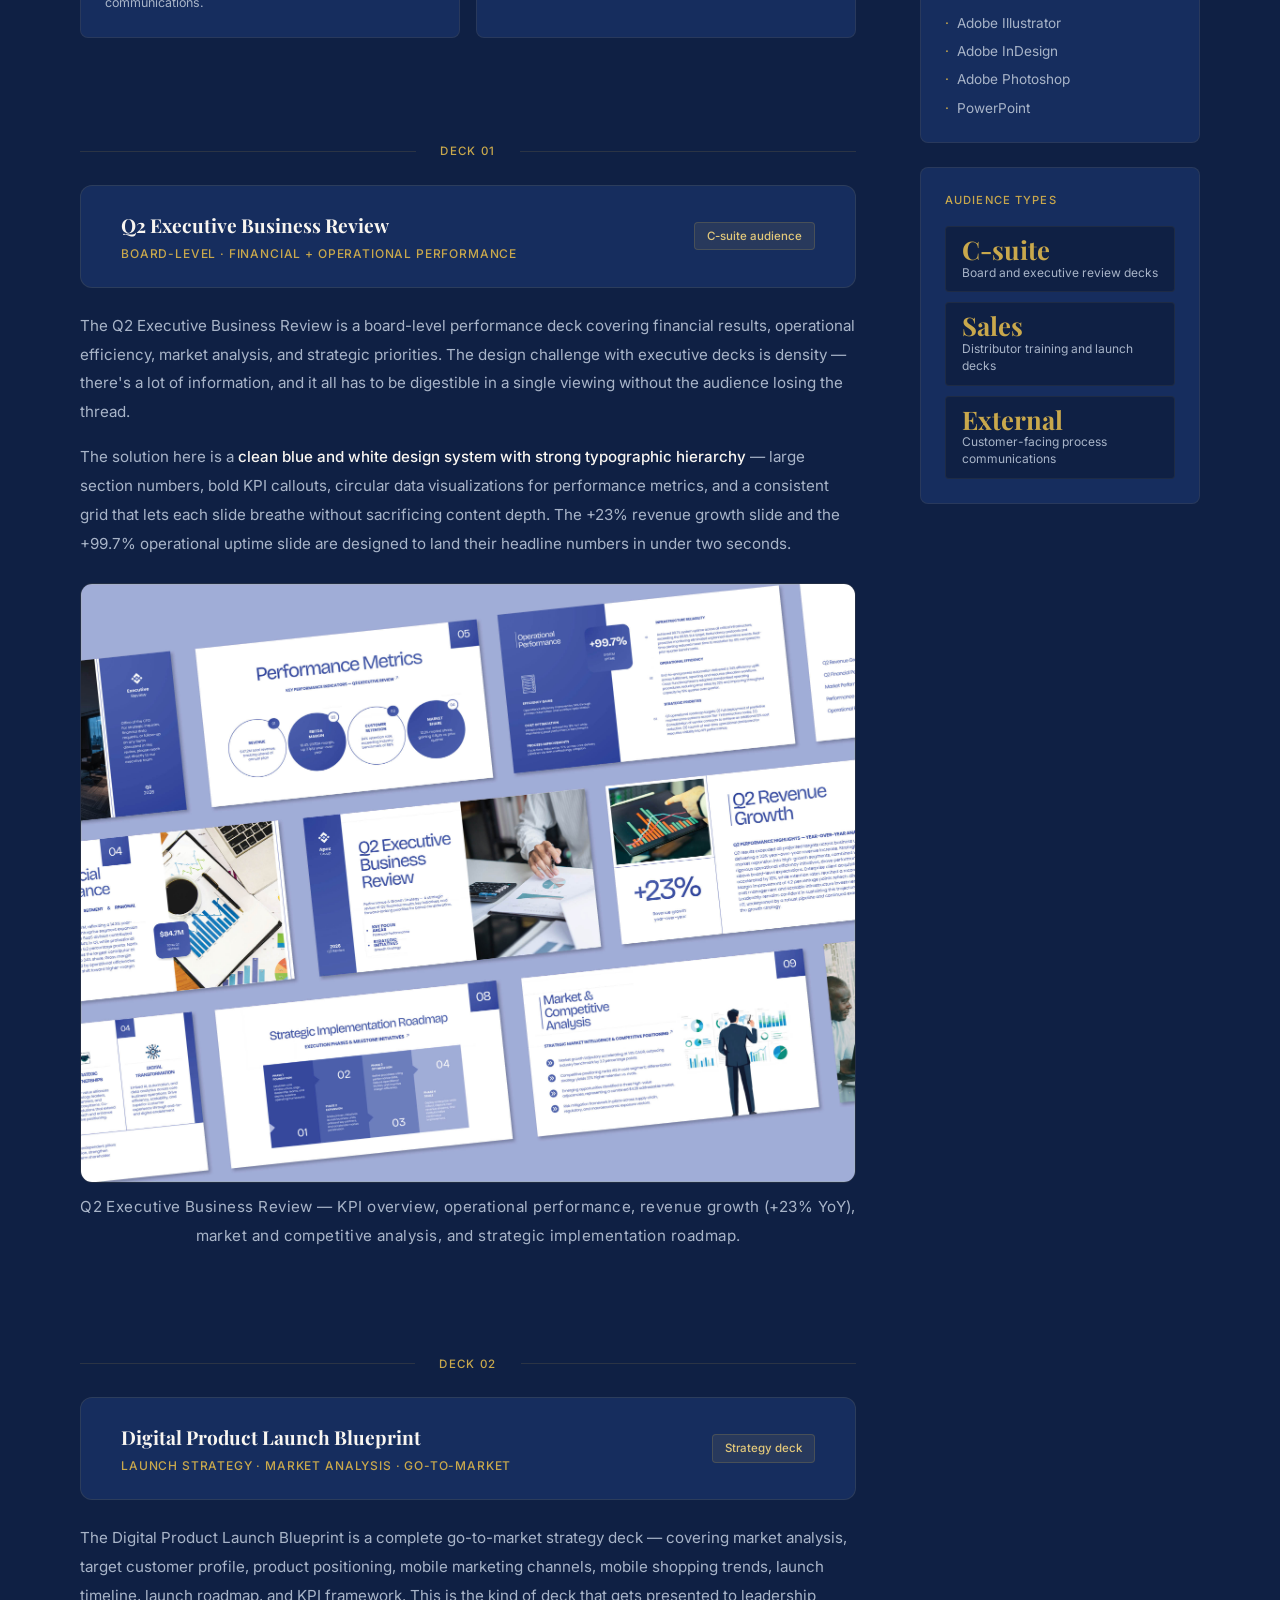
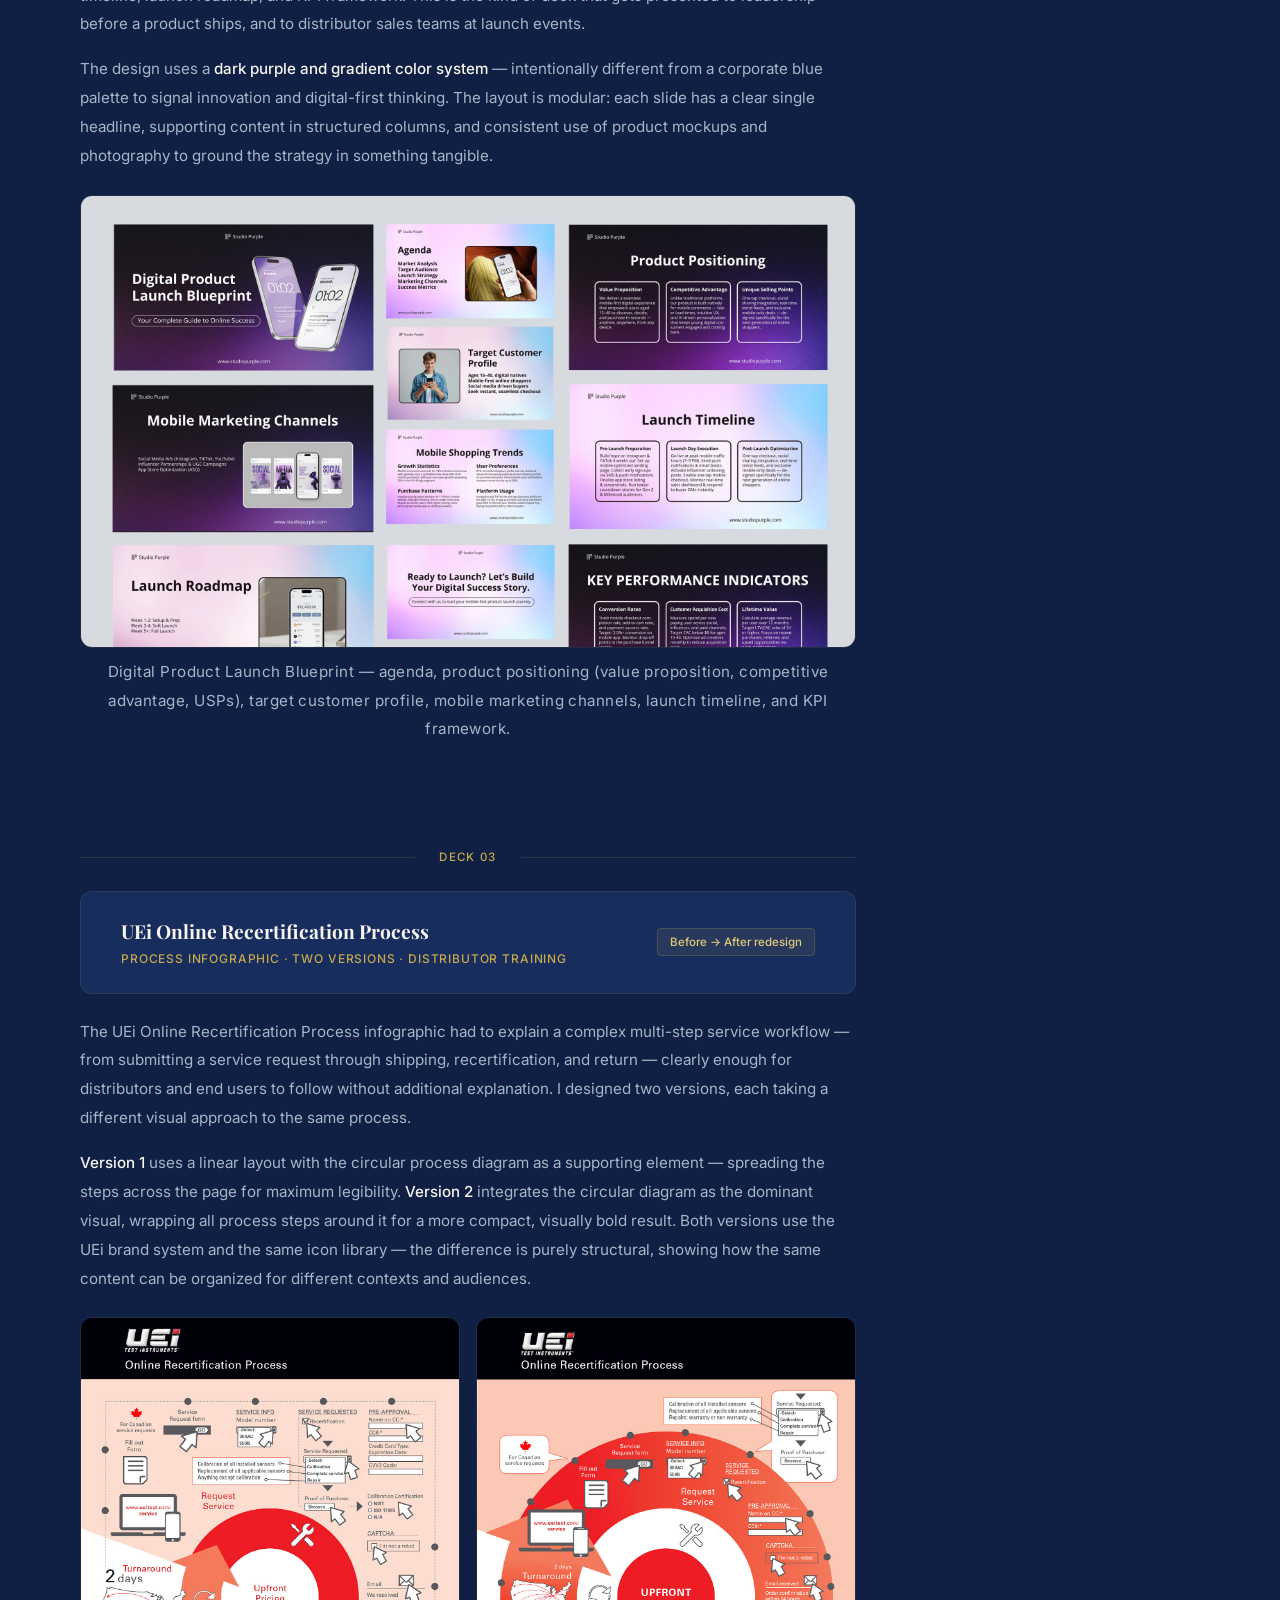
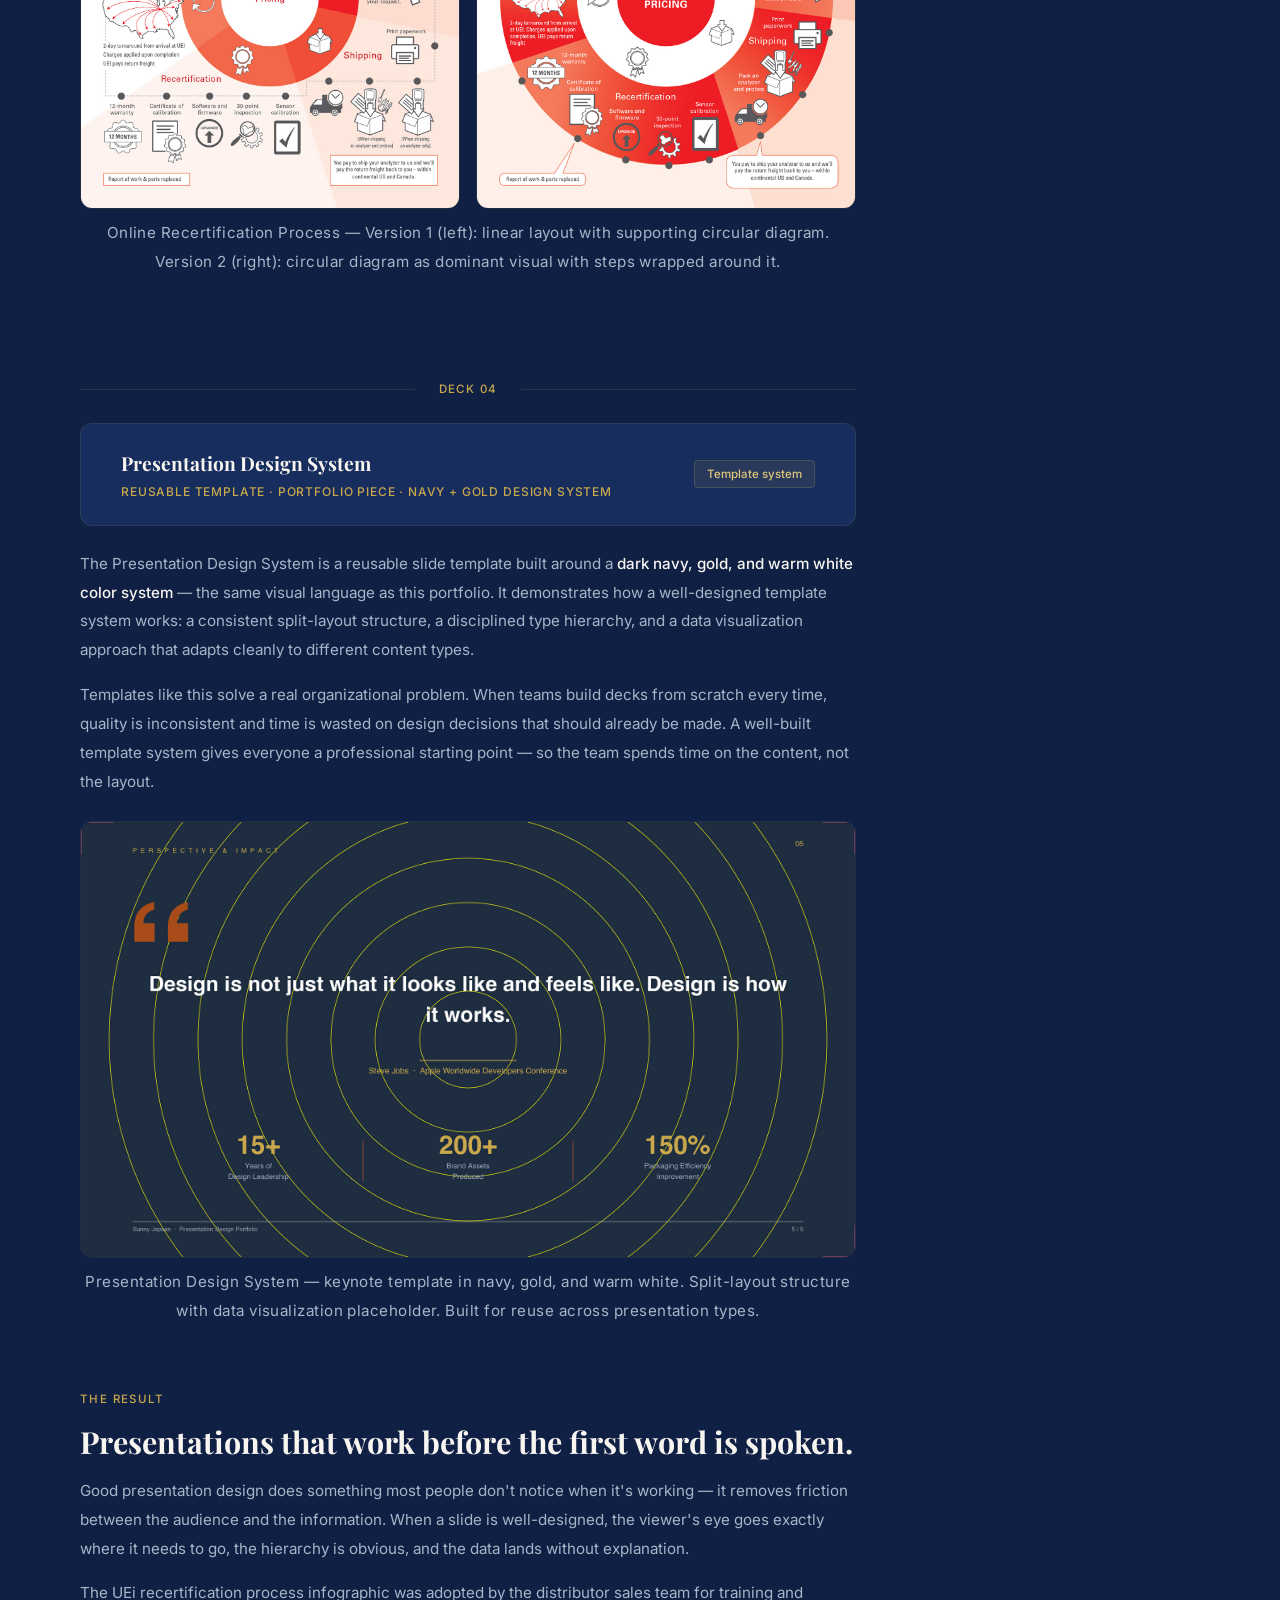
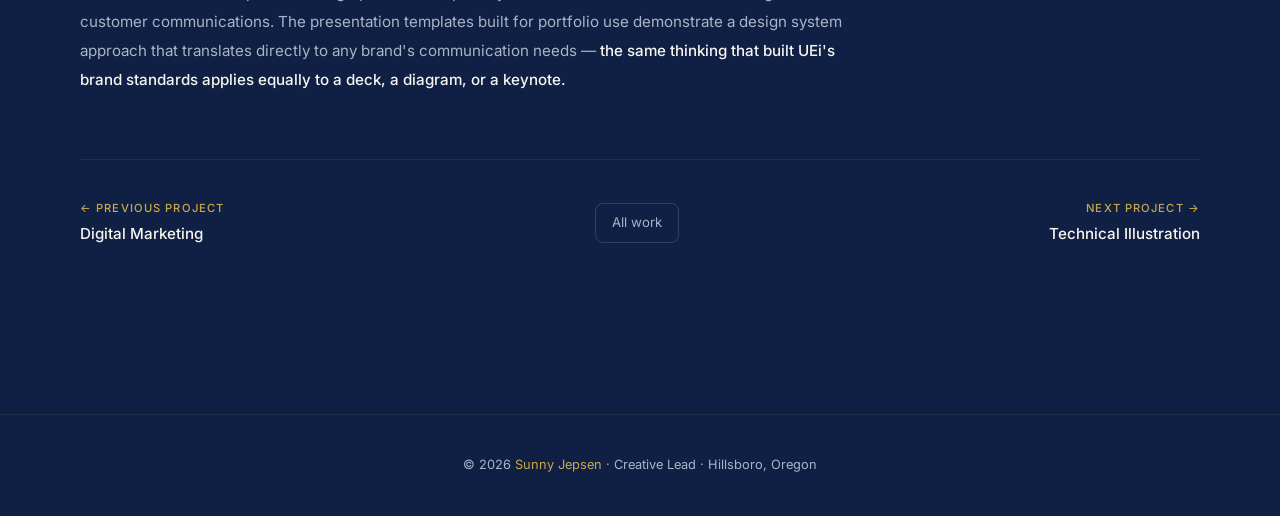
<file: work/presentations.html>
<!DOCTYPE html>
<html lang="en">
<head>
  <meta charset="UTF-8" />
  <meta name="viewport" content="width=device-width, initial-scale=1.0" />

  <!-- SEO -->
  <title>Executive Presentations — Sunny Jepsen</title>
  <meta name="description" content="Presentation design spanning executive business reviews, product launch decks, process infographics, and reusable template systems built for high-stakes audiences." />
  <meta name="robots" content="noindex, nofollow" />
  <link rel="canonical" href="https://sunnyjepsen.netlify.app/work/presentations.html" />

  <!-- Open Graph -->
  <meta property="og:title" content="Executive Presentations — Sunny Jepsen" />
  <meta property="og:description" content="Presentation design spanning executive business reviews, product launch decks, process infographics, and reusable template systems built for high-stakes audiences." />
  <meta property="og:image" content="https://sunnyjepsen.netlify.app/images/presentations/executive-review.jpg" />
  <meta property="og:url" content="https://sunnyjepsen.netlify.app/work/presentations.html" />
  <meta property="og:type" content="website" />
  <meta property="og:site_name" content="Sunny Jepsen Portfolio" />

  <!-- Twitter/X -->
  <meta name="twitter:card" content="summary_large_image" />
  <meta name="twitter:title" content="Executive Presentations — Sunny Jepsen" />
  <meta name="twitter:description" content="Presentation design spanning executive business reviews, product launch decks, process infographics, and reusable template systems built for high-stakes audiences." />
  <meta name="twitter:image" content="https://sunnyjepsen.netlify.app/images/presentations/executive-review.jpg" />
 
  <!-- Fonts -->
  <link rel="preconnect" href="https://fonts.googleapis.com" />
  <link rel="preconnect" href="https://fonts.gstatic.com" crossorigin />
  <link href="https://fonts.googleapis.com/css2?family=Inter:wght@400;500;600&family=Playfair+Display:wght@700&display=swap" rel="stylesheet" />

  <!-- Styles -->
  <link rel="stylesheet" href="../css/reset.css" />
  <link rel="stylesheet" href="../css/style.css" />

  <style>
    .cs-hero {
      width: 100%;
      aspect-ratio: 16 / 7;
      border-radius: var(--radius-lg);
      overflow: hidden;
      margin-bottom: var(--space-xl);
      border: 1px solid rgba(201, 168, 76, 0.1);
    }

    .cs-hero img {
      width: 100%;
      height: 100%;
      object-fit: cover;
      object-position: center top;
    }

    .cs-layout {
      display: grid;
      grid-template-columns: 1fr 280px;
      gap: 4rem;
      align-items: start;
    }

    .cs-sidebar {
      position: sticky;
      top: 100px;
      display: flex;
      flex-direction: column;
      gap: var(--space-md);
    }

    .sidebar-block {
      background: var(--navy-mid);
      border: 1px solid rgba(201, 168, 76, 0.1);
      border-radius: var(--radius-md);
      padding: var(--space-md);
    }

    .sidebar-block h4 {
      font-size: 0.7rem;
      font-weight: 500;
      letter-spacing: 0.1em;
      text-transform: uppercase;
      color: var(--gold);
      margin-bottom: var(--space-sm);
    }

    .sidebar-block ul {
      display: flex;
      flex-direction: column;
      gap: 8px;
    }

    .sidebar-block ul li {
      font-size: 0.85rem;
      color: var(--text-secondary);
      line-height: 1.5;
      padding-left: 12px;
      position: relative;
    }

    .sidebar-block ul li::before {
      content: "·";
      position: absolute;
      left: 0;
      color: var(--gold);
    }

    .stat-stack {
      display: flex;
      flex-direction: column;
      gap: 10px;
    }

    .stat-item {
      display: flex;
      flex-direction: column;
      gap: 2px;
      padding: 10px var(--space-sm);
      background: var(--navy);
      border-radius: var(--radius-sm);
      border: 1px solid rgba(201, 168, 76, 0.08);
    }

    .stat-number {
      font-family: var(--font-display);
      font-size: 1.6rem;
      font-weight: 700;
      color: var(--gold);
      line-height: 1;
    }

    .stat-label {
      font-size: 0.75rem;
      color: var(--text-secondary);
      line-height: 1.4;
    }

    .cs-content {
      display: flex;
      flex-direction: column;
      gap: var(--space-xl);
    }

    .cs-section h2 {
      font-size: 0.72rem;
      font-weight: 500;
      letter-spacing: 0.12em;
      text-transform: uppercase;
      color: var(--gold);
      margin-bottom: var(--space-sm);
    }

    .cs-section h3 {
      font-family: var(--font-display);
      font-size: clamp(1.4rem, 2.5vw, 1.9rem);
      font-weight: 700;
      color: var(--warm);
      line-height: 1.2;
      margin-bottom: var(--space-sm);
    }

    .cs-section p {
      font-size: 0.95rem;
      color: var(--text-secondary);
      line-height: 1.9;
      margin-bottom: var(--space-sm);
    }

    .cs-section p:last-child { margin-bottom: 0; }

    .cs-section p strong {
      color: var(--warm);
      font-weight: 500;
    }

    .cs-image {
      width: 100%;
      border-radius: var(--radius-lg);
      overflow: hidden;
      border: 1px solid rgba(201, 168, 76, 0.1);
      margin-top: var(--space-md);
    }

    .cs-image img {
      width: 100%;
      height: auto;
      display: block;
    }

    .cs-image-caption {
      font-size: 0.78rem;
      color: var(--text-secondary);
      text-align: center;
      margin-top: 10px;
      letter-spacing: 0.03em;
    }

    .cs-image-grid {
      display: grid;
      grid-template-columns: 1fr 1fr;
      gap: var(--space-sm);
      margin-top: var(--space-md);
    }

    .cs-image-grid .cs-image { margin-top: 0; }

    .result-highlights {
      display: grid;
      grid-template-columns: repeat(3, 1fr);
      gap: var(--space-sm);
      margin-top: var(--space-md);
    }

    .result-card {
      background: var(--navy-mid);
      border: 1px solid rgba(201, 168, 76, 0.12);
      border-radius: var(--radius-md);
      padding: var(--space-md);
      text-align: center;
    }

    .result-card .r-number {
      font-family: var(--font-display);
      font-size: 2rem;
      font-weight: 700;
      color: var(--gold);
      line-height: 1;
      margin-bottom: 6px;
    }

    .result-card .r-label {
      font-size: 0.8rem;
      color: var(--text-secondary);
      line-height: 1.5;
    }

    .type-grid {
      display: grid;
      grid-template-columns: repeat(2, 1fr);
      gap: var(--space-sm);
      margin-top: var(--space-md);
    }

    .type-card {
      background: var(--navy-mid);
      border: 1px solid rgba(201, 168, 76, 0.1);
      border-radius: var(--radius-md);
      padding: var(--space-md);
    }

    .type-card .t-icon {
      font-size: 1.4rem;
      margin-bottom: 8px;
    }

    .type-card .t-title {
      font-size: 0.88rem;
      font-weight: 600;
      color: var(--warm);
      margin-bottom: 4px;
    }

    .type-card .t-desc {
      font-size: 0.78rem;
      color: var(--text-secondary);
      line-height: 1.6;
    }

    .channel-divider {
      display: flex;
      align-items: center;
      gap: var(--space-md);
      margin: var(--space-lg) 0 var(--space-md);
    }

    .channel-divider::before,
    .channel-divider::after {
      content: "";
      flex: 1;
      height: 1px;
      background: rgba(201, 168, 76, 0.15);
    }

    .channel-divider span {
      font-size: 0.72rem;
      font-weight: 500;
      letter-spacing: 0.12em;
      text-transform: uppercase;
      color: var(--gold);
      white-space: nowrap;
    }

    .deck-header {
      background: var(--navy-mid);
      border: 1px solid rgba(201, 168, 76, 0.12);
      border-radius: var(--radius-lg);
      padding: var(--space-md) var(--space-lg);
      margin-bottom: var(--space-md);
      display: flex;
      align-items: center;
      justify-content: space-between;
      gap: var(--space-md);
    }

    .deck-header .dh-title {
      font-family: var(--font-display);
      font-size: 1.2rem;
      font-weight: 700;
      color: var(--warm);
    }

    .deck-header .dh-sub {
      font-size: 0.75rem;
      font-weight: 500;
      letter-spacing: 0.07em;
      text-transform: uppercase;
      color: var(--gold);
      margin-top: 3px;
    }

    .deck-header .dh-badge {
      font-size: 0.72rem;
      font-weight: 500;
      padding: 4px 12px;
      border-radius: var(--radius-sm);
      background: rgba(201, 168, 76, 0.1);
      border: 1px solid rgba(201, 168, 76, 0.2);
      color: var(--gold-light);
      white-space: nowrap;
      flex-shrink: 0;
    }

    .cs-nav {
      display: flex;
      justify-content: space-between;
      align-items: center;
      padding: var(--space-lg) 0;
      border-top: 1px solid rgba(201, 168, 76, 0.1);
      margin-top: var(--space-xl);
      gap: var(--space-md);
    }

    .cs-nav a {
      display: flex;
      flex-direction: column;
      gap: 4px;
      transition: opacity var(--transition);
    }

    .cs-nav a:hover { opacity: 0.7; }

    .cs-nav .nav-dir {
      font-size: 0.7rem;
      font-weight: 500;
      letter-spacing: 0.1em;
      text-transform: uppercase;
      color: var(--gold);
    }

    .cs-nav .nav-title {
      font-size: 0.95rem;
      font-weight: 500;
      color: var(--warm);
    }

    .cs-nav .next { text-align: right; }

    .cs-nav .back-btn {
      display: inline-flex;
      align-items: center;
      gap: 6px;
      font-size: 0.83rem;
      color: var(--text-secondary);
      border: 1px solid rgba(248, 245, 240, 0.15);
      border-radius: var(--radius-md);
      padding: 8px 16px;
      transition: all var(--transition);
    }

    .cs-nav .back-btn:hover {
      border-color: var(--gold);
      color: var(--gold);
    }

    @media (max-width: 900px) {
      .cs-layout { grid-template-columns: 1fr; }

      .cs-sidebar {
        position: static;
        display: grid;
        grid-template-columns: 1fr 1fr;
        gap: var(--space-sm);
      }

      .result-highlights { grid-template-columns: 1fr; }
      .type-grid { grid-template-columns: 1fr; }
      .cs-image-grid { grid-template-columns: 1fr; }

      .deck-header {
        flex-direction: column;
        align-items: flex-start;
      }
    }

    @media (max-width: 580px) {
      .cs-sidebar { grid-template-columns: 1fr; }
      .cs-hero { aspect-ratio: 4 / 3; }
    }
  </style>
</head>
<body>

  <nav>
    <a href="../index.html" class="nav-logo">Sunny <span>Jepsen</span></a>
    <ul class="nav-links">
      <li><a href="../index.html" class="active">Work</a></li>
      <li><a href="../about.html">About</a></li>
      <li><a href="../contact.html">Contact</a></li>
    </ul>
  </nav>

  <main>

    <div class="page-header">
      <h1>Executive <span>Presentations</span></h1>
      <p>High-stakes decks, process infographics, and reusable template systems — designed to communicate clearly under pressure.</p>
    </div>

    <div class="cs-hero">
      <img src="../images/presentations/executive-review.jpg" alt="Q2 Executive Business Review deck — performance metrics, revenue growth, and strategic roadmap" />
    </div>

    <div class="cs-layout">

      <div class="cs-content">

        <!-- OVERVIEW -->
        <div class="cs-section">
          <h2>Overview</h2>
          <h3>Design that makes complex information impossible to misread.</h3>
          <p>
            Presentation design is where design thinking meets high-stakes communication. An executive deck has seconds to establish credibility — the layout, the data visualization, the type hierarchy, the color system all have to work together to make the audience trust the information before they've read a single word.
          </p>
          <p>
            The work in this case study spans four presentation types: an <strong>executive business review deck</strong>, a <strong>digital product launch blueprint</strong>, a <strong>process infographic redesign</strong>, and a <strong>reusable presentation design system</strong>. Each required a different approach to structure, visual hierarchy, and data communication — but all were built on the same principle: <strong>clarity first, style second.</strong>
          </p>

          <div class="type-grid">
            <div class="type-card">
              <div class="t-icon">◈</div>
              <div class="t-title">Executive business review</div>
              <div class="t-desc">Board-level financial and operational performance decks — KPIs, revenue growth, market share, operational efficiency, and strategic roadmaps presented for C-suite and investor audiences.</div>
            </div>
            <div class="type-card">
              <div class="t-icon">◎</div>
              <div class="t-title">Product launch decks</div>
              <div class="t-desc">End-to-end launch strategy presentations — market analysis, target audience, product positioning, marketing channels, launch timeline, and KPI frameworks.</div>
            </div>
            <div class="type-card">
              <div class="t-icon">⊞</div>
              <div class="t-title">Process infographics</div>
              <div class="t-desc">Complex multi-step processes simplified into clear visual diagrams — designed for distributor training, sales rep education, and customer-facing communications.</div>
            </div>
            <div class="type-card">
              <div class="t-icon">Aa</div>
              <div class="t-title">Template design systems</div>
              <div class="t-desc">Reusable, brand-consistent presentation templates built for ongoing use — giving teams a professional starting point without starting from scratch every time.</div>
            </div>
          </div>
        </div>

        <!-- DECK 1: EXECUTIVE REVIEW -->
        <div class="cs-section">
          <div class="channel-divider"><span>Deck 01</span></div>
          <div class="deck-header">
            <div>
              <div class="dh-title">Q2 Executive Business Review</div>
              <div class="dh-sub">Board-level · Financial + operational performance</div>
            </div>
            <span class="dh-badge">C-suite audience</span>
          </div>

          <p>
            The Q2 Executive Business Review is a board-level performance deck covering financial results, operational efficiency, market analysis, and strategic priorities. The design challenge with executive decks is density — there's a lot of information, and it all has to be digestible in a single viewing without the audience losing the thread.
          </p>
          <p>
            The solution here is a <strong>clean blue and white design system with strong typographic hierarchy</strong> — large section numbers, bold KPI callouts, circular data visualizations for performance metrics, and a consistent grid that lets each slide breathe without sacrificing content depth. The +23% revenue growth slide and the +99.7% operational uptime slide are designed to land their headline numbers in under two seconds.
          </p>

          <div class="cs-image">
            <img src="../images/presentations/executive-review.jpg" alt="Q2 Executive Business Review — performance metrics, revenue growth, competitive analysis, and strategic roadmap slides" />
          </div>
          <p class="cs-image-caption">Q2 Executive Business Review — KPI overview, operational performance, revenue growth (+23% YoY), market and competitive analysis, and strategic implementation roadmap.</p>
        </div>

        <!-- DECK 2: PRODUCT LAUNCH -->
        <div class="cs-section">
          <div class="channel-divider"><span>Deck 02</span></div>
          <div class="deck-header">
            <div>
              <div class="dh-title">Digital Product Launch Blueprint</div>
              <div class="dh-sub">Launch strategy · Market analysis · Go-to-market</div>
            </div>
            <span class="dh-badge">Strategy deck</span>
          </div>

          <p>
            The Digital Product Launch Blueprint is a complete go-to-market strategy deck — covering market analysis, target customer profile, product positioning, mobile marketing channels, mobile shopping trends, launch timeline, launch roadmap, and KPI framework. This is the kind of deck that gets presented to leadership before a product ships, and to distributor sales teams at launch events.
          </p>
          <p>
            The design uses a <strong>dark purple and gradient color system</strong> — intentionally different from a corporate blue palette to signal innovation and digital-first thinking. The layout is modular: each slide has a clear single headline, supporting content in structured columns, and consistent use of product mockups and photography to ground the strategy in something tangible.
          </p>

          <div class="cs-image">
            <img src="../images/presentations/product-launch.jpg" alt="Digital Product Launch Blueprint — agenda, product positioning, target customer profile, mobile marketing channels, launch timeline, and KPIs" />
          </div>
          <p class="cs-image-caption">Digital Product Launch Blueprint — agenda, product positioning (value proposition, competitive advantage, USPs), target customer profile, mobile marketing channels, launch timeline, and KPI framework.</p>
        </div>

        <!-- DECK 3: PROCESS INFOGRAPHIC -->
        <div class="cs-section">
          <div class="channel-divider"><span>Deck 03</span></div>
          <div class="deck-header">
            <div>
              <div class="dh-title">UEi Online Recertification Process</div>
              <div class="dh-sub">Process infographic · Two versions · Distributor training</div>
            </div>
            <span class="dh-badge">Before → After redesign</span>
          </div>

          <p>
            The UEi Online Recertification Process infographic had to explain a complex multi-step service workflow — from submitting a service request through shipping, recertification, and return — clearly enough for distributors and end users to follow without additional explanation. I designed two versions, each taking a different visual approach to the same process.
          </p>
          <p>
            <strong>Version 1</strong> uses a linear layout with the circular process diagram as a supporting element — spreading the steps across the page for maximum legibility. <strong>Version 2</strong> integrates the circular diagram as the dominant visual, wrapping all process steps around it for a more compact, visually bold result. Both versions use the UEi brand system and the same icon library — the difference is purely structural, showing how the same content can be organized for different contexts and audiences.
          </p>

          <div class="cs-image-grid">
            <div class="cs-image">
              <img src="../images/presentations/process-infographic-1.jpeg" alt="UEi Online Recertification Process — Version 1, linear layout" />
            </div>
            <div class="cs-image">
              <img src="../images/presentations/process-infographic-2.jpeg" alt="UEi Online Recertification Process — Version 2, circular dominant layout" />
            </div>
          </div>
          <p class="cs-image-caption">Online Recertification Process — Version 1 (left): linear layout with supporting circular diagram. Version 2 (right): circular diagram as dominant visual with steps wrapped around it.</p>
        </div>

        <!-- DECK 4: DESIGN SYSTEM -->
        <div class="cs-section">
          <div class="channel-divider"><span>Deck 04</span></div>
          <div class="deck-header">
            <div>
              <div class="dh-title">Presentation Design System</div>
              <div class="dh-sub">Reusable template · Portfolio piece · Navy + gold design system</div>
            </div>
            <span class="dh-badge">Template system</span>
          </div>

          <p>
            The Presentation Design System is a reusable slide template built around a <strong>dark navy, gold, and warm white color system</strong> — the same visual language as this portfolio. It demonstrates how a well-designed template system works: a consistent split-layout structure, a disciplined type hierarchy, and a data visualization approach that adapts cleanly to different content types.
          </p>
          <p>
            Templates like this solve a real organizational problem. When teams build decks from scratch every time, quality is inconsistent and time is wasted on design decisions that should already be made. A well-built template system gives everyone a professional starting point — so the team spends time on the content, not the layout.
          </p>

          <div class="cs-image">
            <img src="../images/presentations/design-system.jpg" alt="Presentation design system — The Future of AI-Powered Computing keynote template in navy and gold" />
          </div>
          <p class="cs-image-caption">Presentation Design System — keynote template in navy, gold, and warm white. Split-layout structure with data visualization placeholder. Built for reuse across presentation types.</p>
        </div>

        <!-- THE RESULT -->
        <div class="cs-section">
          <h2>The Result</h2>
          <h3>Presentations that work before the first word is spoken.</h3>
          <p>
            Good presentation design does something most people don't notice when it's working — it removes friction between the audience and the information. When a slide is well-designed, the viewer's eye goes exactly where it needs to go, the hierarchy is obvious, and the data lands without explanation.
          </p>
          <p>
            The UEi recertification process infographic was adopted by the distributor sales team for training and customer communications. The presentation templates built for portfolio use demonstrate a design system approach that translates directly to any brand's communication needs — <strong>the same thinking that built UEi's brand standards applies equally to a deck, a diagram, or a keynote.</strong>
          </p>
        </div>

      </div>

      <!-- SIDEBAR -->
      <div class="cs-sidebar">

        <div class="sidebar-block">
          <h4>Presentation types</h4>
          <ul>
            <li>Executive business review</li>
            <li>Product launch strategy</li>
            <li>Process infographics</li>
            <li>Template design systems</li>
          </ul>
        </div>

        <div class="sidebar-block">
          <h4>My role</h4>
          <ul>
            <li>Content strategy</li>
            <li>Narrative structure</li>
            <li>Slide design</li>
            <li>Data visualization</li>
            <li>Template systems</li>
          </ul>
        </div>

        <div class="sidebar-block">
          <h4>Disciplines</h4>
          <ul>
            <li>Presentation Design</li>
            <li>Data Visualization</li>
            <li>Infographic Design</li>
            <li>Information Design</li>
            <li>Template Systems</li>
          </ul>
        </div>

        <div class="sidebar-block">
          <h4>Tools</h4>
          <ul>
            <li>Adobe Illustrator</li>
            <li>Adobe InDesign</li>
            <li>Adobe Photoshop</li>
            <li>PowerPoint</li>
          </ul>
        </div>

        <div class="sidebar-block">
          <h4>Audience types</h4>
          <div class="stat-stack">
            <div class="stat-item">
              <span class="stat-number">C-suite</span>
              <span class="stat-label">Board and executive review decks</span>
            </div>
            <div class="stat-item">
              <span class="stat-number">Sales</span>
              <span class="stat-label">Distributor training and launch decks</span>
            </div>
            <div class="stat-item">
              <span class="stat-number">External</span>
              <span class="stat-label">Customer-facing process communications</span>
            </div>
          </div>
        </div>

      </div>
    </div>

    <!-- CASE STUDY NAV -->
    <div class="cs-nav">
      <a href="digital-marketing.html">
        <span class="nav-dir">← Previous project</span>
        <span class="nav-title">Digital Marketing</span>
      </a>
      <a href="../index.html" class="back-btn">All work</a>
      <a href="illustration.html" class="next">
        <span class="nav-dir">Next project →</span>
        <span class="nav-title">Technical Illustration</span>
      </a>
    </div>

  </main>

  <footer>
    <p>© 2026 <span>Sunny Jepsen</span> · Creative Lead · Hillsboro, Oregon</p>
  </footer>

  <script src="../js/main.js"></script>
</body>
</html>
</file>
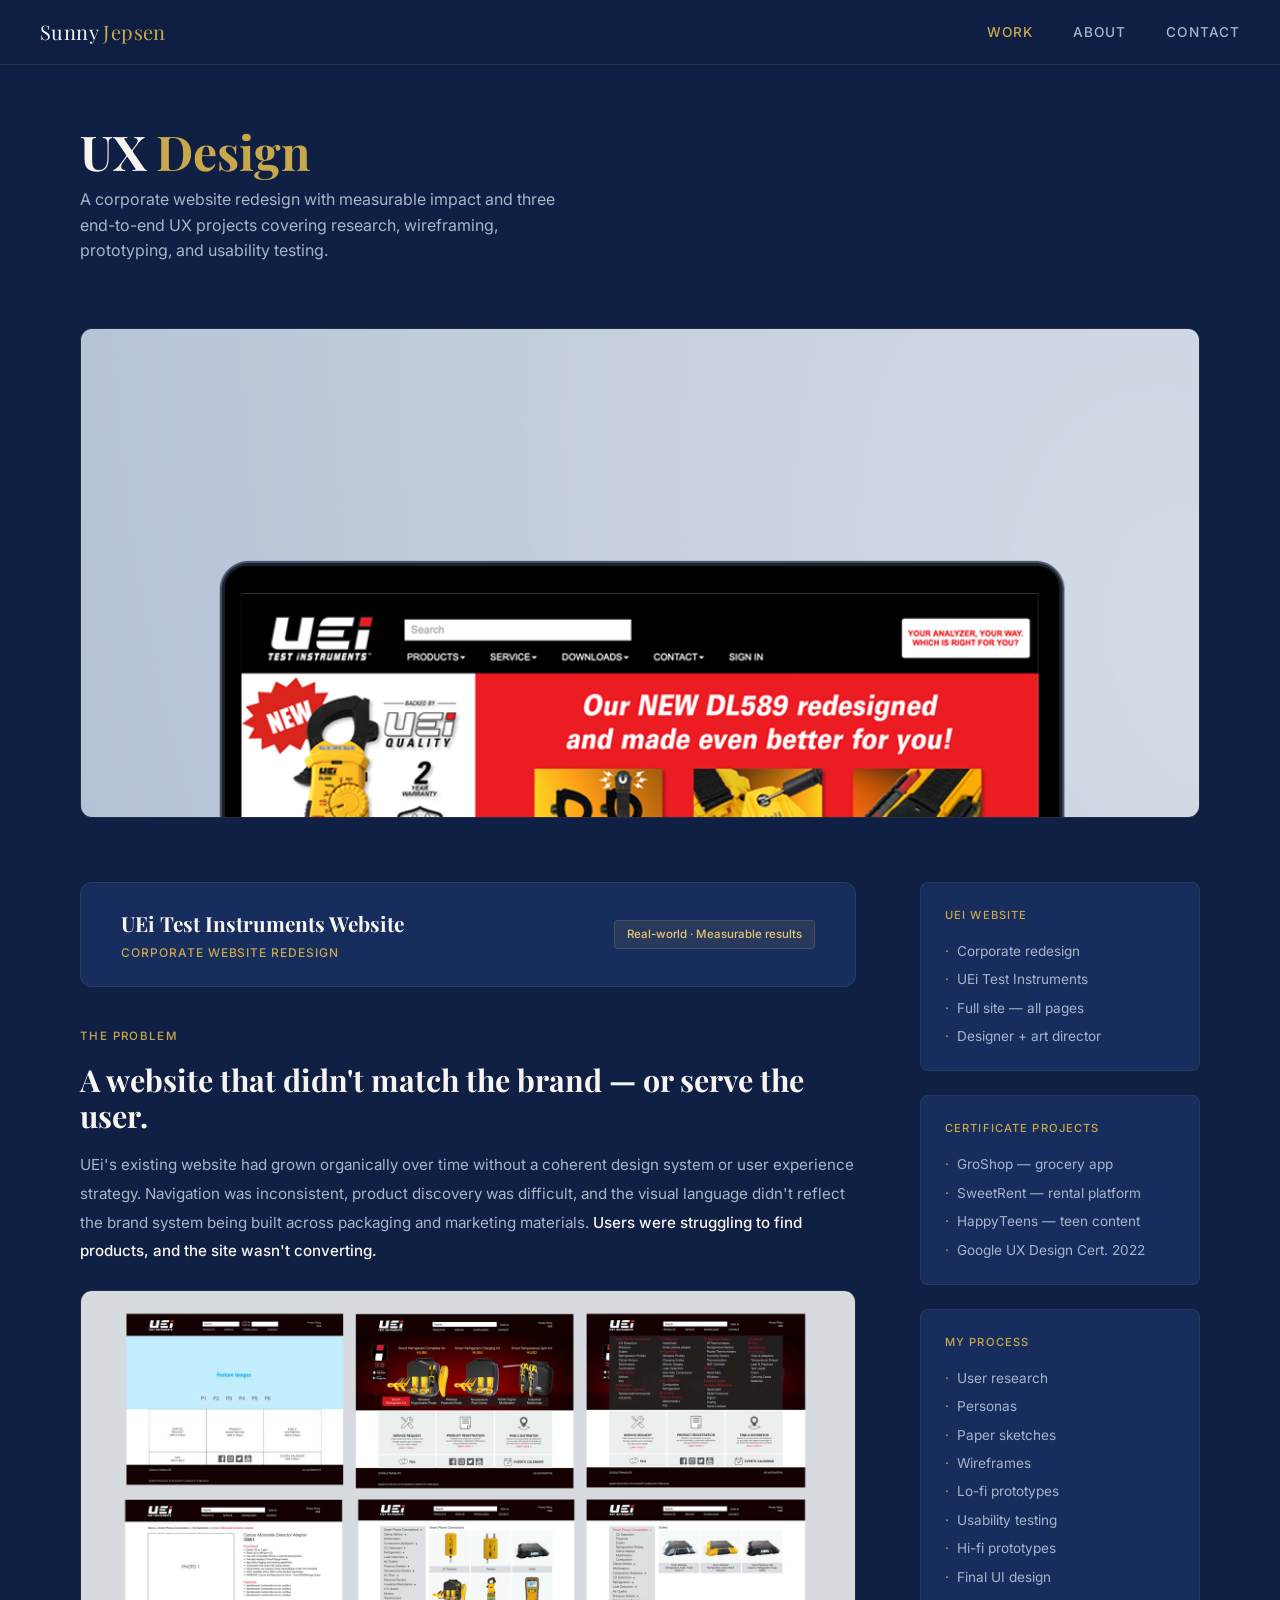
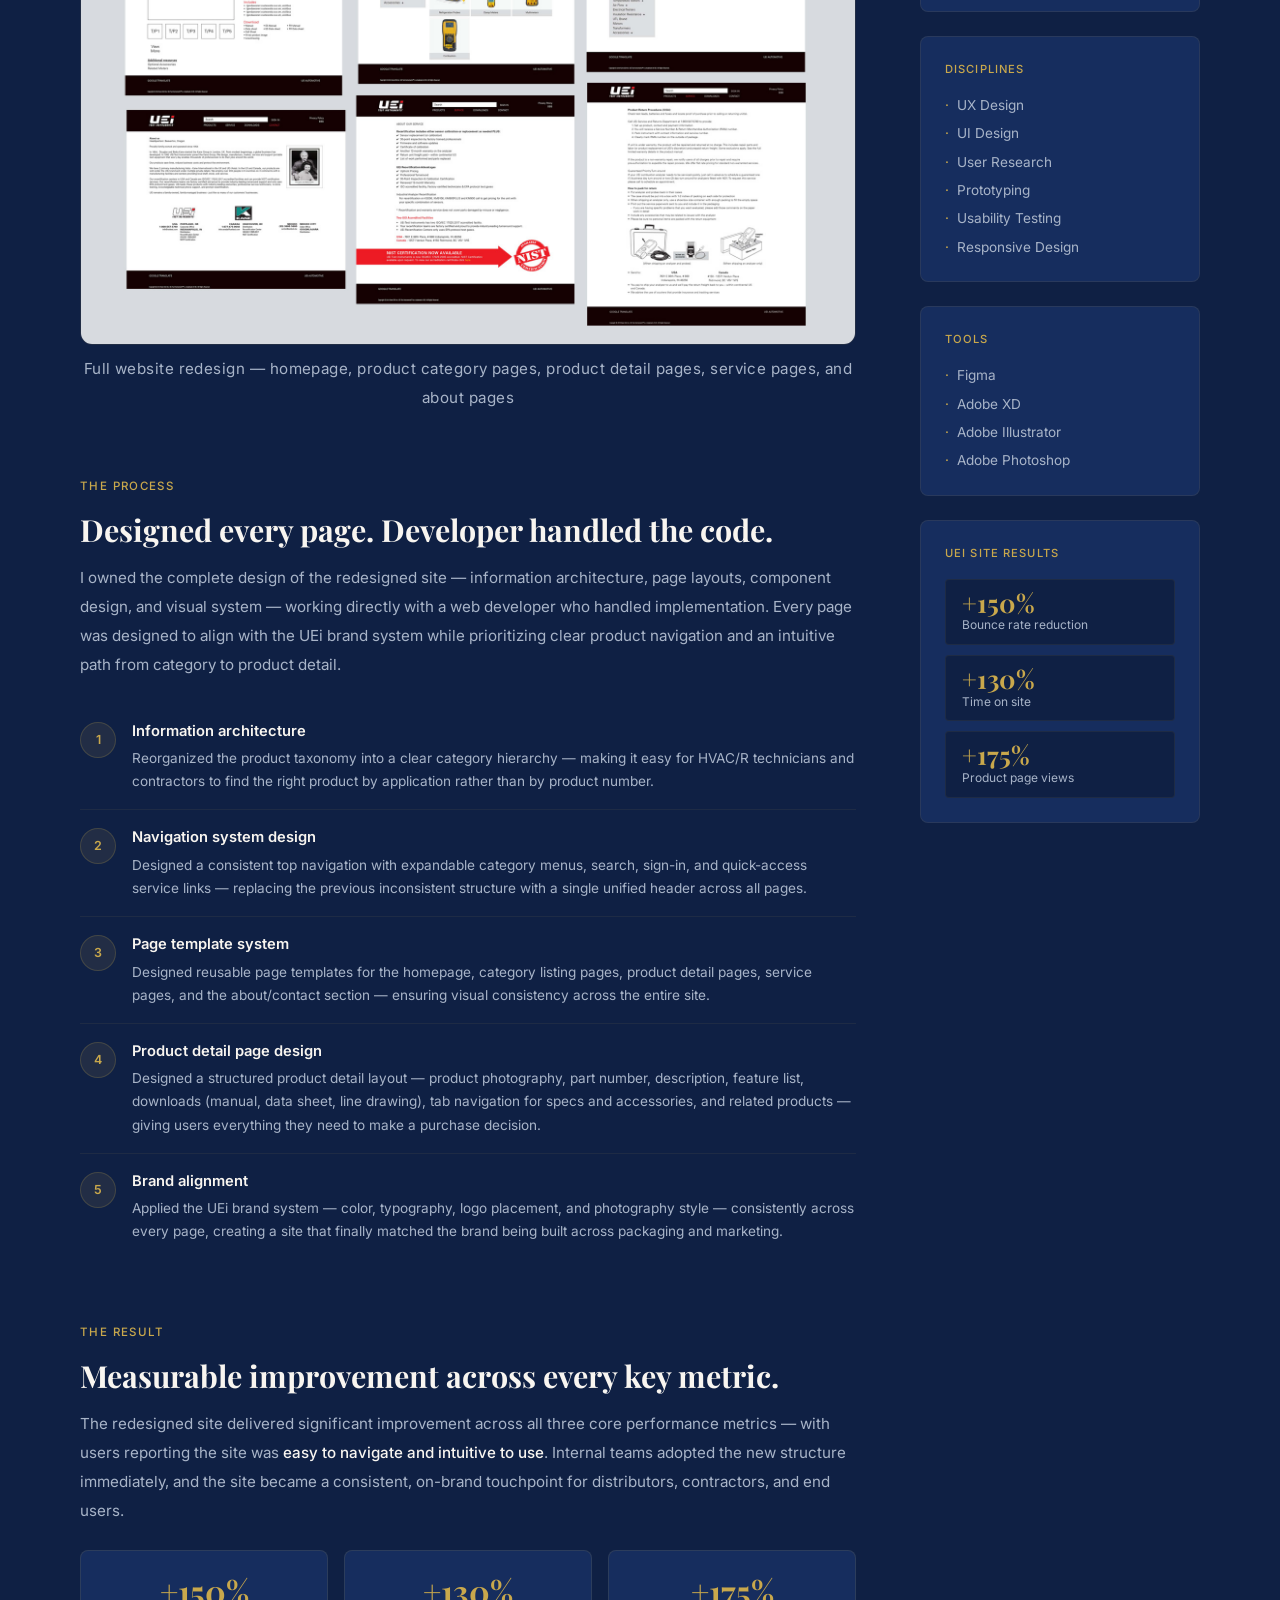
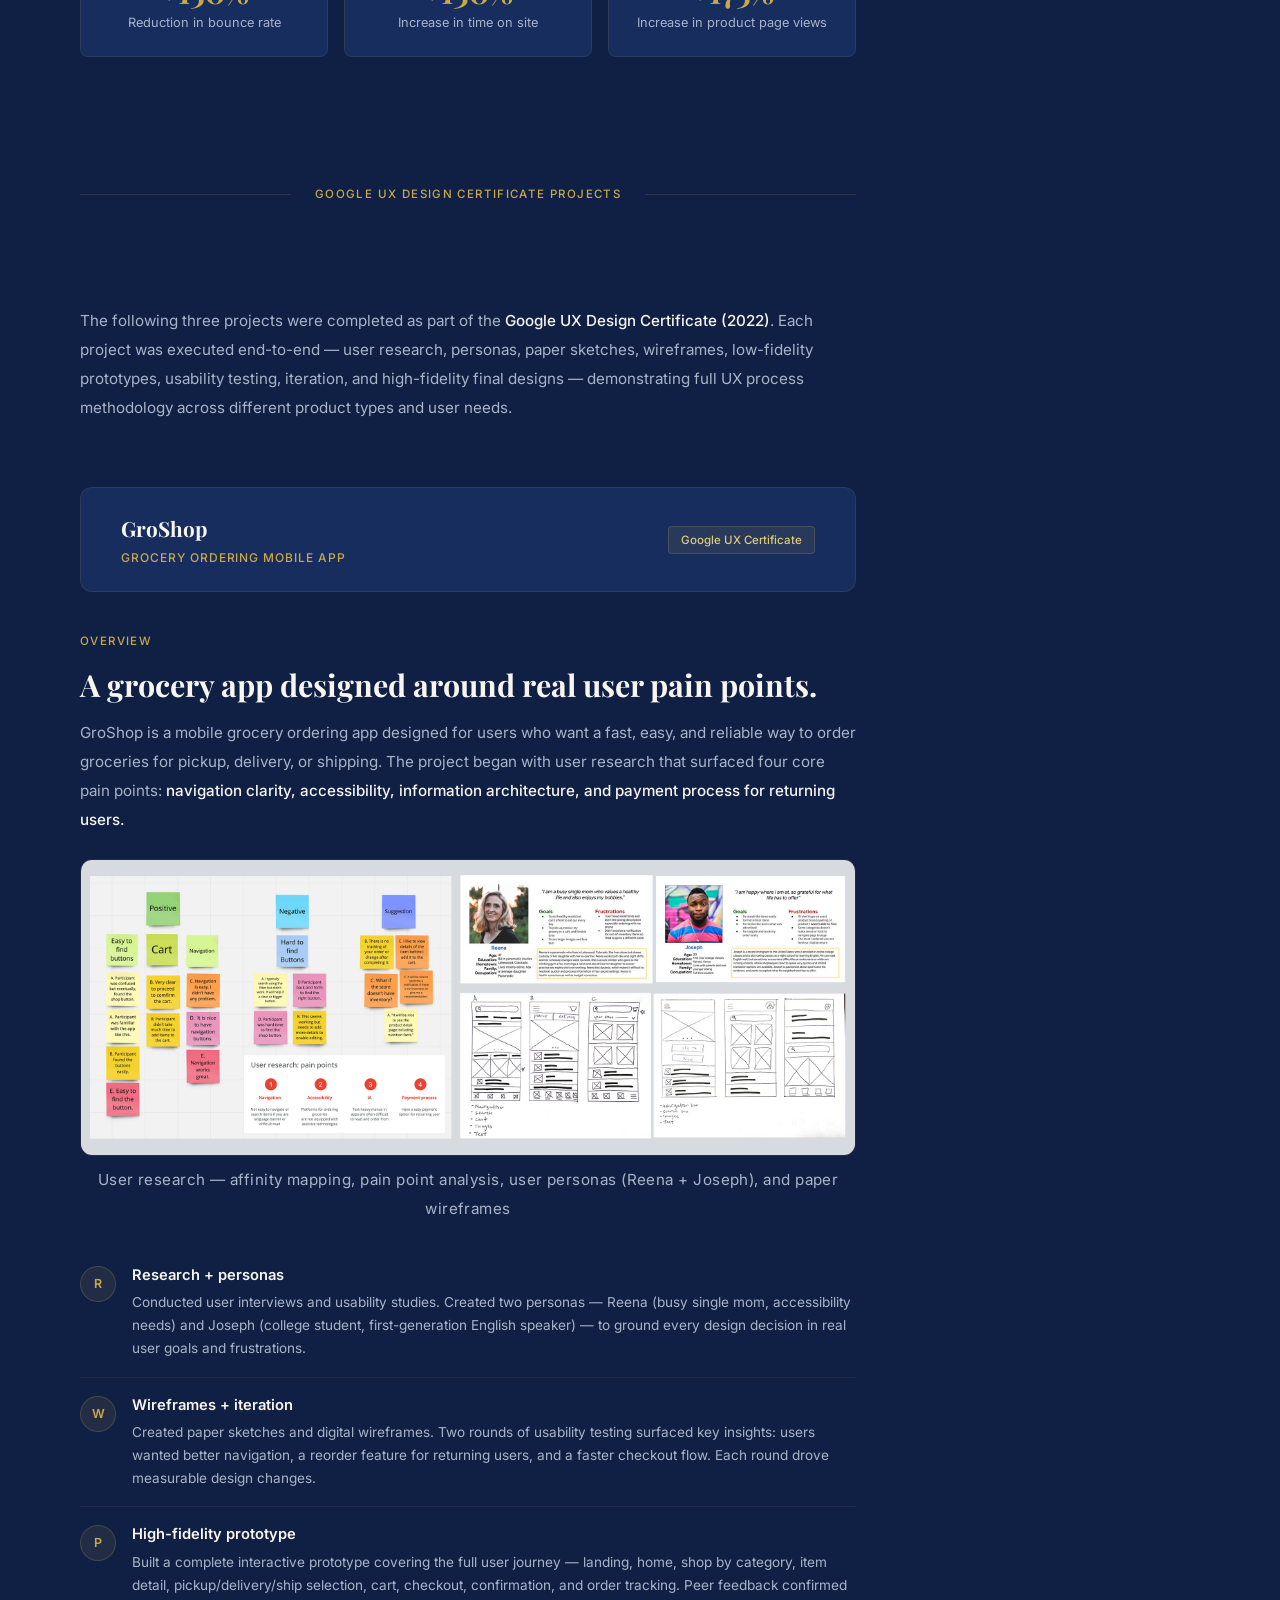
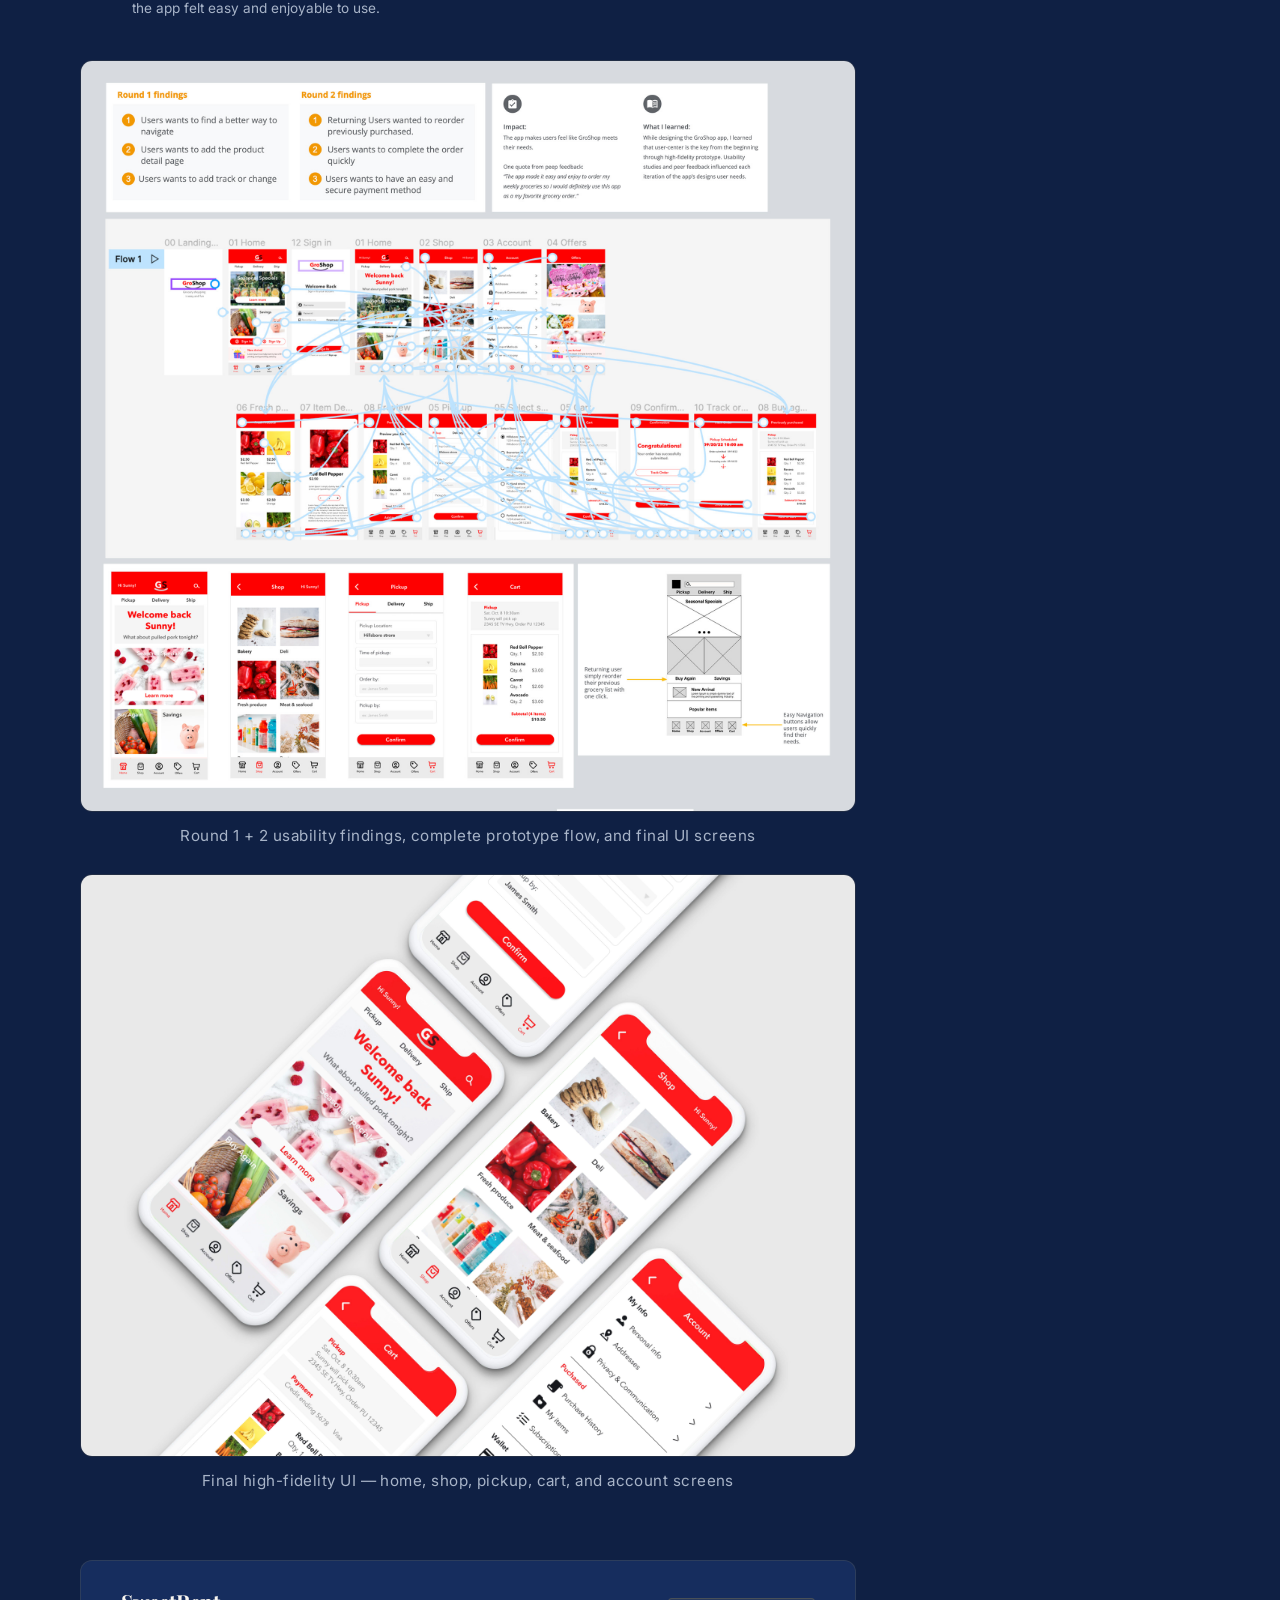
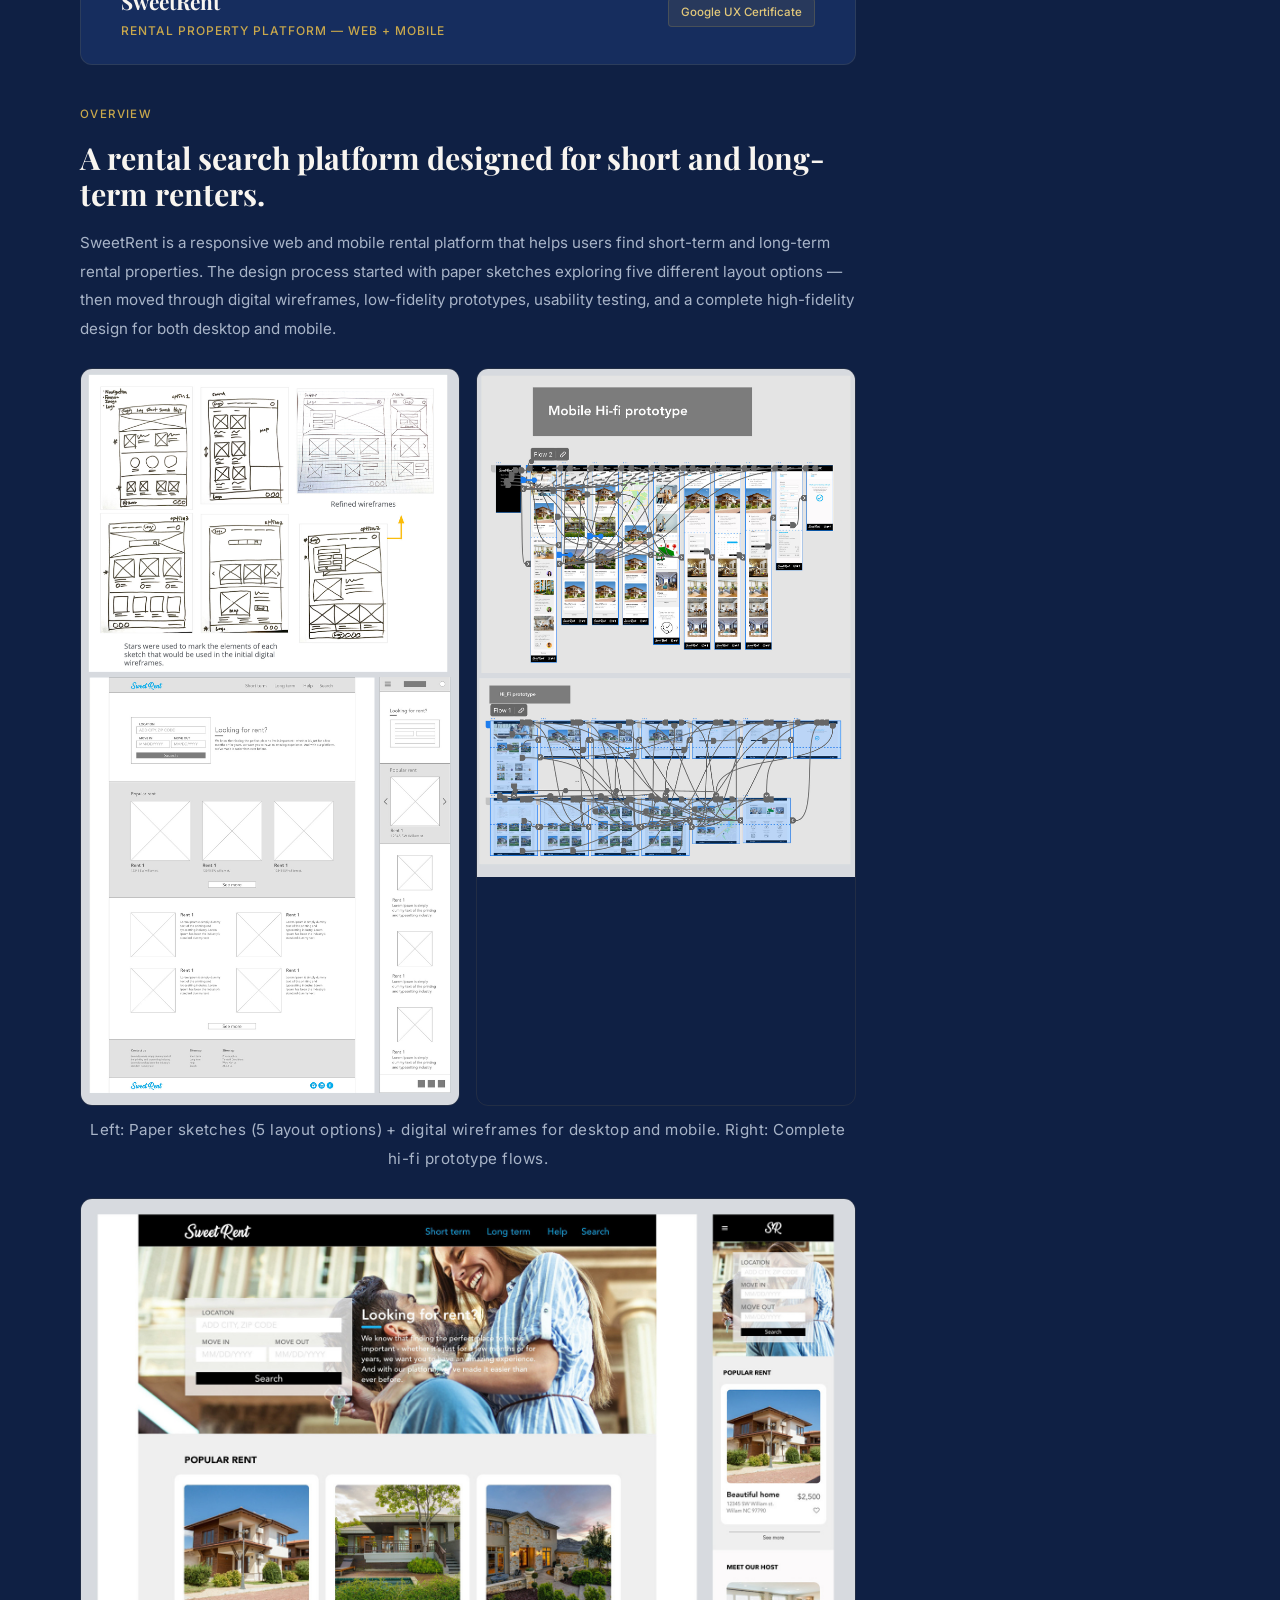
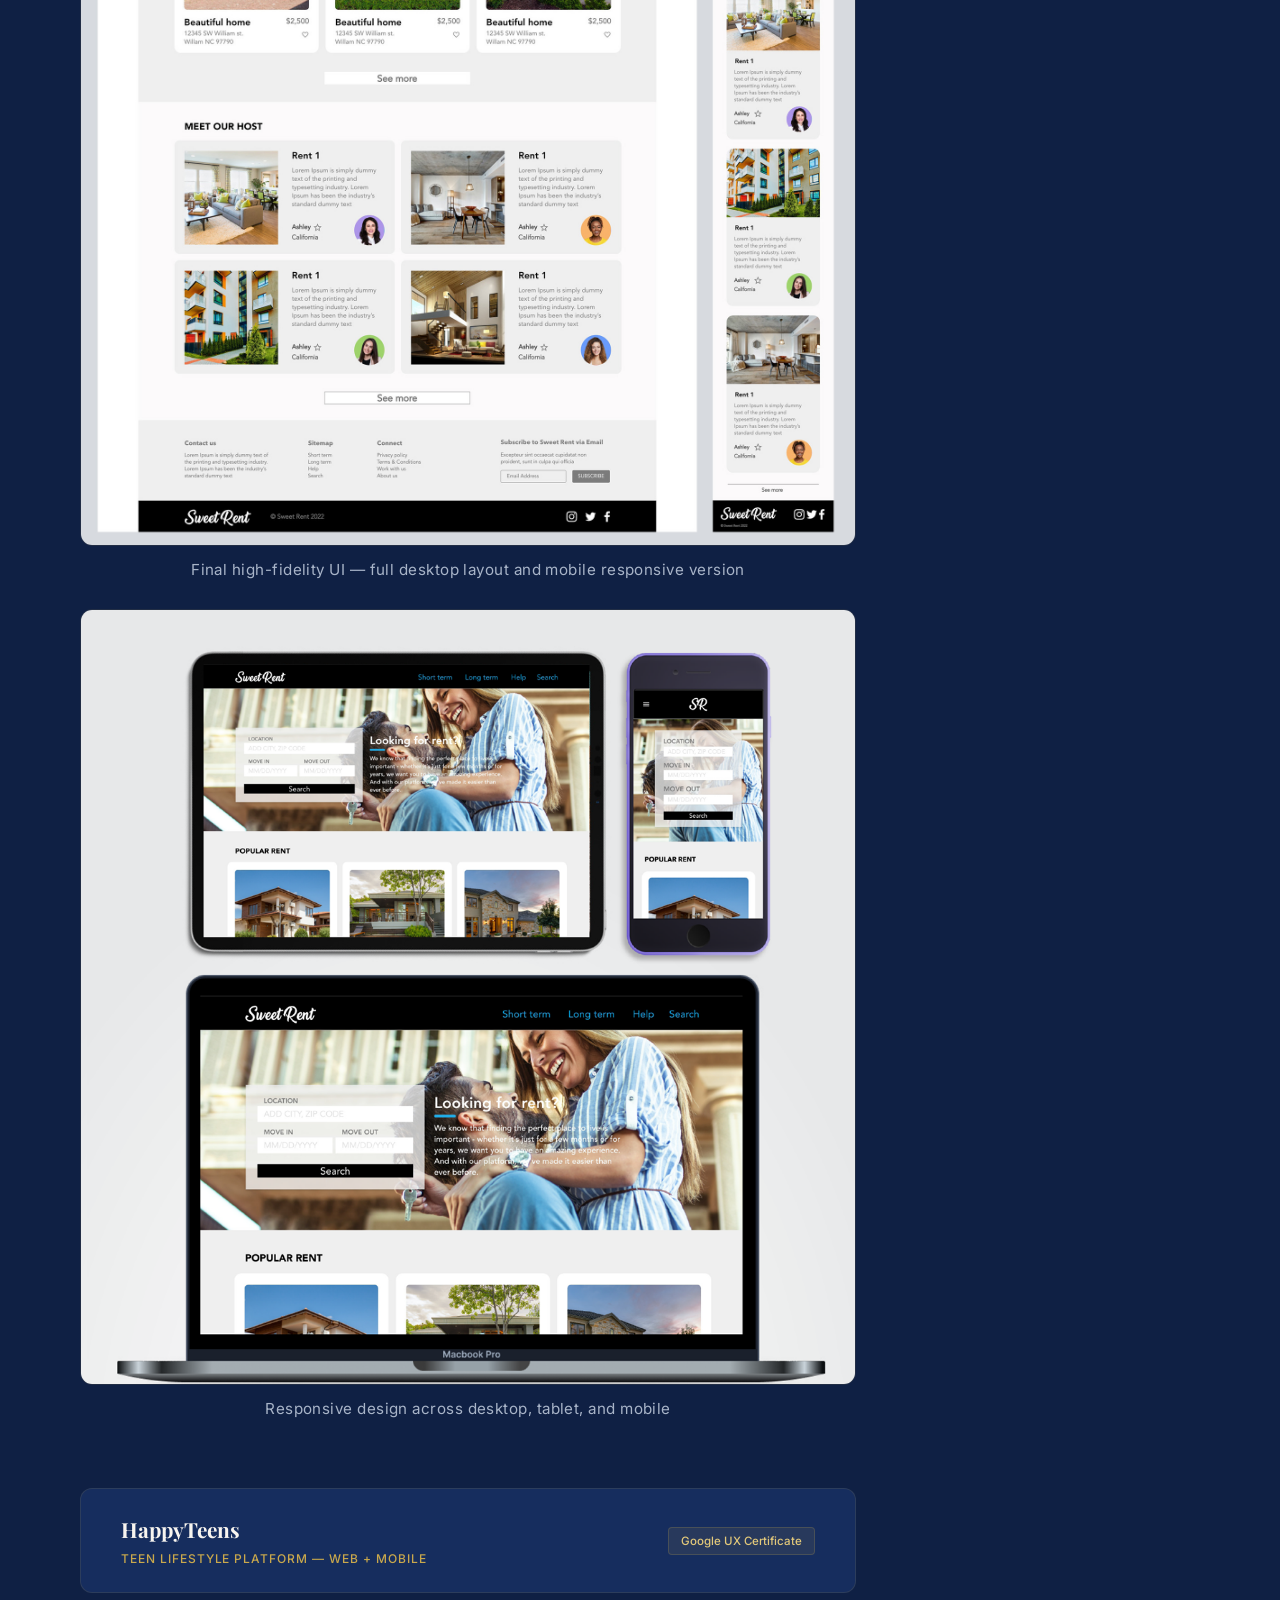
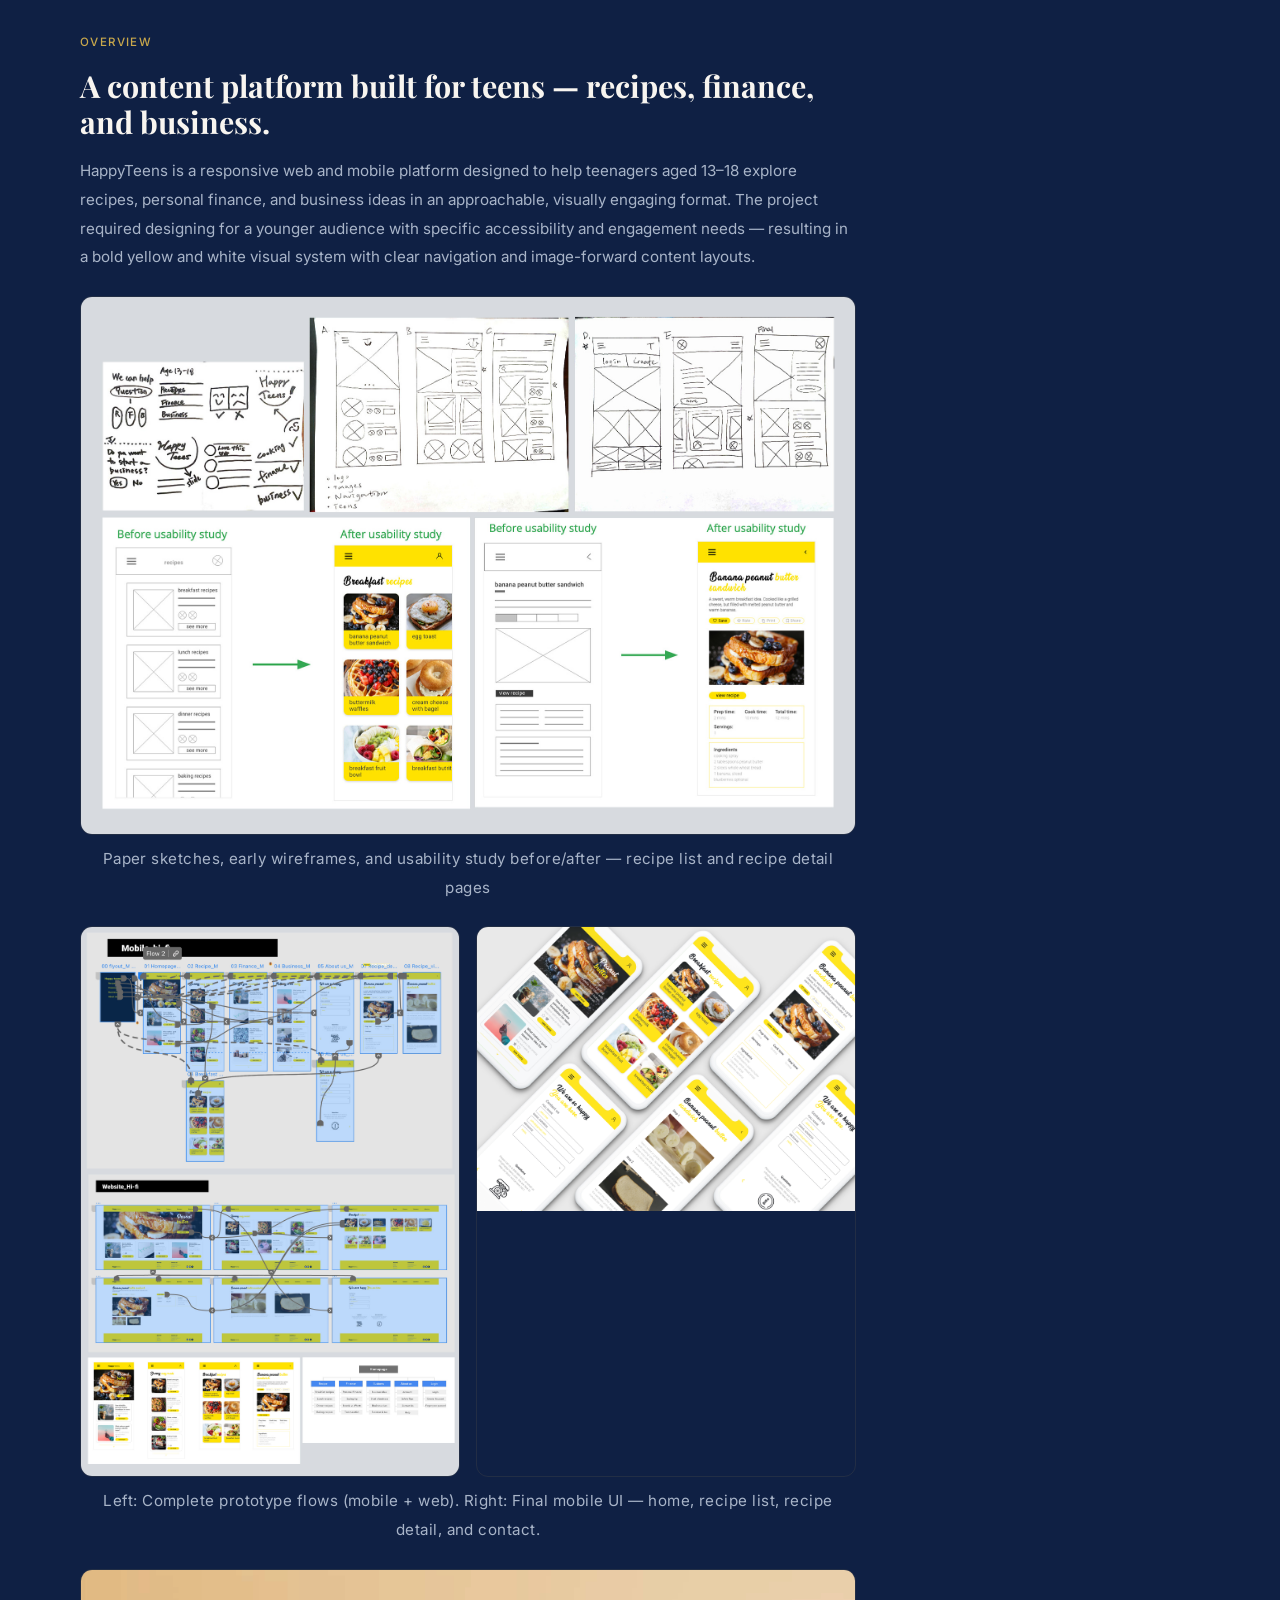
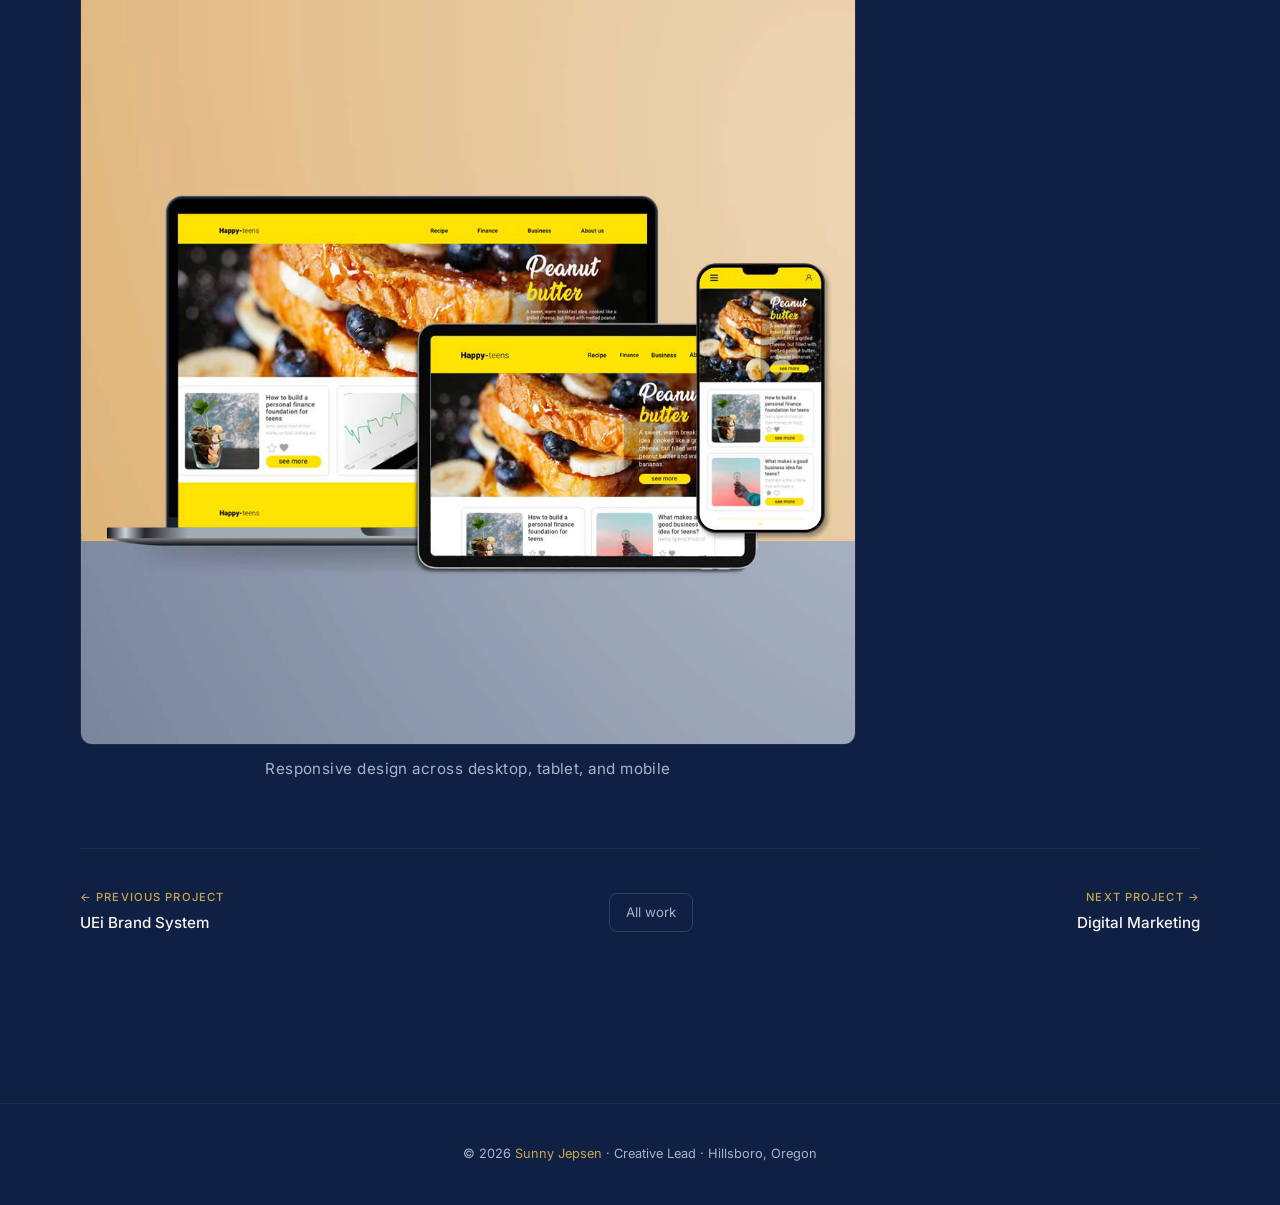
<file: work/ux-design.html>
<!DOCTYPE html>
<html lang="en">
<head>
  <meta charset="UTF-8" />
  <meta name="viewport" content="width=device-width, initial-scale=1.0" />

  <!-- SEO -->
  <title>UX Design — Sunny Jepsen</title>
  <meta name="description" content="UX design work spanning a corporate website redesign with +175% product page views, and three end-to-end Google UX certificate projects." />
  <meta name="robots" content="noindex, nofollow" />
  <link rel="canonical" href="https://sunnyjepsen.netlify.app/work/ux-design.html" />

  <!-- Open Graph -->
  <meta property="og:title" content="UX Design — Sunny Jepsen" />
  <meta property="og:description" content="UX design work spanning a corporate website redesign with +175% product page views, and three end-to-end Google UX certificate projects." />
  <meta property="og:image" content="https://sunnyjepsen.netlify.app/images/ux/uei-homepage.png" />
  <meta property="og:url" content="https://sunnyjepsen.netlify.app/work/ux-design.html" />
  <meta property="og:type" content="website" />
  <meta property="og:site_name" content="Sunny Jepsen Portfolio" />

  <!-- Twitter/X -->
  <meta name="twitter:card" content="summary_large_image" />
  <meta name="twitter:title" content="UX Design — Sunny Jepsen" />
  <meta name="twitter:description" content="UX design work spanning a corporate website redesign with +175% product page views, and three end-to-end Google UX certificate projects." />
  <meta name="twitter:image" content="https://sunnyjepsen.netlify.app/images/ux/uei-homepage.png" />
  
  <!-- Fonts -->
  <link rel="preconnect" href="https://fonts.googleapis.com" />
  <link rel="preconnect" href="https://fonts.gstatic.com" crossorigin />
  <link href="https://fonts.googleapis.com/css2?family=Inter:wght@400;500;600&family=Playfair+Display:wght@700&display=swap" rel="stylesheet" />

  <!-- Styles -->
  <link rel="stylesheet" href="../css/reset.css" />
  <link rel="stylesheet" href="../css/style.css" />

  <style>
    /* ── CASE STUDY SPECIFIC ── */
    .cs-hero {
      width: 100%;
      aspect-ratio: 16 / 7;
      border-radius: var(--radius-lg);
      overflow: hidden;
      margin-bottom: var(--space-xl);
      border: 1px solid rgba(201, 168, 76, 0.1);
    }

    .cs-hero img {
      width: 100%;
      height: 100%;
      object-fit: cover;
      object-position: center top;
    }

    .cs-layout {
      display: grid;
      grid-template-columns: 1fr 280px;
      gap: 4rem;
      align-items: start;
    }

    .cs-sidebar {
      position: sticky;
      top: 100px;
      display: flex;
      flex-direction: column;
      gap: var(--space-md);
    }

    .sidebar-block {
      background: var(--navy-mid);
      border: 1px solid rgba(201, 168, 76, 0.1);
      border-radius: var(--radius-md);
      padding: var(--space-md);
    }

    .sidebar-block h4 {
      font-size: 0.7rem;
      font-weight: 500;
      letter-spacing: 0.1em;
      text-transform: uppercase;
      color: var(--gold);
      margin-bottom: var(--space-sm);
    }

    .sidebar-block ul {
      display: flex;
      flex-direction: column;
      gap: 8px;
    }

    .sidebar-block ul li {
      font-size: 0.85rem;
      color: var(--text-secondary);
      line-height: 1.5;
      padding-left: 12px;
      position: relative;
    }

    .sidebar-block ul li::before {
      content: "·";
      position: absolute;
      left: 0;
      color: var(--gold);
    }

    .stat-stack {
      display: flex;
      flex-direction: column;
      gap: 10px;
    }

    .stat-item {
      display: flex;
      flex-direction: column;
      gap: 2px;
      padding: 10px var(--space-sm);
      background: var(--navy);
      border-radius: var(--radius-sm);
      border: 1px solid rgba(201, 168, 76, 0.08);
    }

    .stat-number {
      font-family: var(--font-display);
      font-size: 1.6rem;
      font-weight: 700;
      color: var(--gold);
      line-height: 1;
    }

    .stat-label {
      font-size: 0.75rem;
      color: var(--text-secondary);
      line-height: 1.4;
    }

    .cs-content {
      display: flex;
      flex-direction: column;
      gap: var(--space-xl);
    }

    .cs-section h2 {
      font-size: 0.72rem;
      font-weight: 500;
      letter-spacing: 0.12em;
      text-transform: uppercase;
      color: var(--gold);
      margin-bottom: var(--space-sm);
    }

    .cs-section h3 {
      font-family: var(--font-display);
      font-size: clamp(1.4rem, 2.5vw, 1.9rem);
      font-weight: 700;
      color: var(--warm);
      line-height: 1.2;
      margin-bottom: var(--space-sm);
    }

    .cs-section p {
      font-size: 0.95rem;
      color: var(--text-secondary);
      line-height: 1.9;
      margin-bottom: var(--space-sm);
    }

    .cs-section p:last-child { margin-bottom: 0; }

    .cs-section p strong {
      color: var(--warm);
      font-weight: 500;
    }

    .cs-image {
      width: 100%;
      border-radius: var(--radius-lg);
      overflow: hidden;
      border: 1px solid rgba(201, 168, 76, 0.1);
      margin-top: var(--space-md);
    }

    .cs-image img {
      width: 100%;
      height: auto;
      display: block;
    }

    .cs-image-caption {
      font-size: 0.78rem;
      color: var(--text-secondary);
      text-align: center;
      margin-top: 10px;
      letter-spacing: 0.03em;
    }

    .cs-image-grid {
      display: grid;
      grid-template-columns: 1fr 1fr;
      gap: var(--space-sm);
      margin-top: var(--space-md);
    }

    .cs-image-grid .cs-image { margin-top: 0; }

    /* Result stats */
    .result-highlights {
      display: grid;
      grid-template-columns: repeat(3, 1fr);
      gap: var(--space-sm);
      margin-top: var(--space-md);
    }

    .result-card {
      background: var(--navy-mid);
      border: 1px solid rgba(201, 168, 76, 0.12);
      border-radius: var(--radius-md);
      padding: var(--space-md);
      text-align: center;
    }

    .result-card .r-number {
      font-family: var(--font-display);
      font-size: 2rem;
      font-weight: 700;
      color: var(--gold);
      line-height: 1;
      margin-bottom: 6px;
    }

    .result-card .r-label {
      font-size: 0.8rem;
      color: var(--text-secondary);
      line-height: 1.5;
    }

    /* Project divider */
    .project-divider {
      display: flex;
      align-items: center;
      gap: var(--space-md);
      margin: var(--space-xl) 0 var(--space-lg);
    }

    .project-divider::before,
    .project-divider::after {
      content: "";
      flex: 1;
      height: 1px;
      background: rgba(201, 168, 76, 0.15);
    }

    .project-divider span {
      font-size: 0.72rem;
      font-weight: 500;
      letter-spacing: 0.12em;
      text-transform: uppercase;
      color: var(--gold);
      white-space: nowrap;
    }

    /* Process steps */
    .process-steps {
      display: flex;
      flex-direction: column;
      gap: 0;
      margin-top: var(--space-md);
    }

    .process-step {
      display: grid;
      grid-template-columns: 36px 1fr;
      gap: var(--space-sm);
      padding: var(--space-sm) 0;
      border-bottom: 1px solid rgba(201, 168, 76, 0.08);
    }

    .process-step:last-child { border-bottom: none; }

    .ps-num {
      width: 36px;
      height: 36px;
      border-radius: 50%;
      background: rgba(201, 168, 76, 0.1);
      border: 1px solid rgba(201, 168, 76, 0.2);
      display: flex;
      align-items: center;
      justify-content: center;
      font-size: 0.78rem;
      font-weight: 600;
      color: var(--gold);
      flex-shrink: 0;
      margin-top: 2px;
    }

    .ps-content .ps-title {
      font-size: 0.92rem;
      font-weight: 600;
      color: var(--warm);
      margin-bottom: 4px;
    }

    .ps-content .ps-desc {
      font-size: 0.85rem;
      color: var(--text-secondary);
      line-height: 1.7;
    }

    /* Project card header */
    .project-header {
      background: var(--navy-mid);
      border: 1px solid rgba(201, 168, 76, 0.12);
      border-radius: var(--radius-lg);
      padding: var(--space-md) var(--space-lg);
      margin-bottom: var(--space-lg);
      display: flex;
      align-items: center;
      justify-content: space-between;
      gap: var(--space-md);
    }

    .project-header .ph-title {
      font-family: var(--font-display);
      font-size: 1.3rem;
      font-weight: 700;
      color: var(--warm);
    }

    .project-header .ph-type {
      font-size: 0.75rem;
      font-weight: 500;
      letter-spacing: 0.08em;
      text-transform: uppercase;
      color: var(--gold);
      margin-top: 3px;
    }

    .project-header .ph-badge {
      font-size: 0.72rem;
      font-weight: 500;
      padding: 4px 12px;
      border-radius: var(--radius-sm);
      background: rgba(201, 168, 76, 0.1);
      border: 1px solid rgba(201, 168, 76, 0.2);
      color: var(--gold-light);
      white-space: nowrap;
      flex-shrink: 0;
    }

    /* Nav */
    .cs-nav {
      display: flex;
      justify-content: space-between;
      align-items: center;
      padding: var(--space-lg) 0;
      border-top: 1px solid rgba(201, 168, 76, 0.1);
      margin-top: var(--space-xl);
      gap: var(--space-md);
    }

    .cs-nav a {
      display: flex;
      flex-direction: column;
      gap: 4px;
      transition: opacity var(--transition);
    }

    .cs-nav a:hover { opacity: 0.7; }

    .cs-nav .nav-dir {
      font-size: 0.7rem;
      font-weight: 500;
      letter-spacing: 0.1em;
      text-transform: uppercase;
      color: var(--gold);
    }

    .cs-nav .nav-title {
      font-size: 0.95rem;
      font-weight: 500;
      color: var(--warm);
    }

    .cs-nav .next { text-align: right; }

    .cs-nav .back-btn {
      display: inline-flex;
      align-items: center;
      gap: 6px;
      font-size: 0.83rem;
      color: var(--text-secondary);
      border: 1px solid rgba(248, 245, 240, 0.15);
      border-radius: var(--radius-md);
      padding: 8px 16px;
      transition: all var(--transition);
    }

    .cs-nav .back-btn:hover {
      border-color: var(--gold);
      color: var(--gold);
    }

    /* Responsive */
    @media (max-width: 900px) {
      .cs-layout { grid-template-columns: 1fr; }

      .cs-sidebar {
        position: static;
        display: grid;
        grid-template-columns: 1fr 1fr;
        gap: var(--space-sm);
      }

      .result-highlights { grid-template-columns: 1fr; }
      .cs-image-grid { grid-template-columns: 1fr; }

      .project-header {
        flex-direction: column;
        align-items: flex-start;
      }
    }

    @media (max-width: 580px) {
      .cs-sidebar { grid-template-columns: 1fr; }
      .cs-hero { aspect-ratio: 4 / 3; }
    }
  </style>
</head>
<body>

  <!-- NAV -->
  <nav>
    <a href="../index.html" class="nav-logo">Sunny <span>Jepsen</span></a>
    <ul class="nav-links">
      <li><a href="../index.html" class="active">Work</a></li>
      <li><a href="../about.html">About</a></li>
      <li><a href="../contact.html">Contact</a></li>
    </ul>
  </nav>

  <main>

    <div class="page-header">
      <h1>UX <span>Design</span></h1>
      <p>A corporate website redesign with measurable impact and three end-to-end UX projects covering research, wireframing, prototyping, and usability testing.</p>
    </div>

    <!-- HERO -->
    <div class="cs-hero">
      <img src="../images/ux/uei-homepage.png" alt="UEi Test Instruments website redesign" />
    </div>

    <div class="cs-layout">

      <div class="cs-content">

        <!-- ── PROJECT 1: UEi WEBSITE ── -->
        <div class="cs-section">
          <div class="project-header">
            <div>
              <div class="ph-title">UEi Test Instruments Website</div>
              <div class="ph-type">Corporate Website Redesign</div>
            </div>
            <span class="ph-badge">Real-world · Measurable results</span>
          </div>

          <h2>The Problem</h2>
          <h3>A website that didn't match the brand — or serve the user.</h3>
          <p>
            UEi's existing website had grown organically over time without a coherent design system or user experience strategy. Navigation was inconsistent, product discovery was difficult, and the visual language didn't reflect the brand system being built across packaging and marketing materials. <strong>Users were struggling to find products, and the site wasn't converting.</strong>
          </p>

          <div class="cs-image">
            <img src="../images/ux/uei-all-pages.jpg" alt="UEi website redesign — full page spread showing homepage, product pages, category navigation, and service pages" />
          </div>
          <p class="cs-image-caption">Full website redesign — homepage, product category pages, product detail pages, service pages, and about pages</p>
        </div>

        <div class="cs-section">
          <h2>The Process</h2>
          <h3>Designed every page. Developer handled the code.</h3>
          <p>
            I owned the complete design of the redesigned site — information architecture, page layouts, component design, and visual system — working directly with a web developer who handled implementation. Every page was designed to align with the UEi brand system while prioritizing clear product navigation and an intuitive path from category to product detail.
          </p>

          <div class="process-steps">
            <div class="process-step">
              <div class="ps-num">1</div>
              <div class="ps-content">
                <div class="ps-title">Information architecture</div>
                <div class="ps-desc">Reorganized the product taxonomy into a clear category hierarchy — making it easy for HVAC/R technicians and contractors to find the right product by application rather than by product number.</div>
              </div>
            </div>
            <div class="process-step">
              <div class="ps-num">2</div>
              <div class="ps-content">
                <div class="ps-title">Navigation system design</div>
                <div class="ps-desc">Designed a consistent top navigation with expandable category menus, search, sign-in, and quick-access service links — replacing the previous inconsistent structure with a single unified header across all pages.</div>
              </div>
            </div>
            <div class="process-step">
              <div class="ps-num">3</div>
              <div class="ps-content">
                <div class="ps-title">Page template system</div>
                <div class="ps-desc">Designed reusable page templates for the homepage, category listing pages, product detail pages, service pages, and the about/contact section — ensuring visual consistency across the entire site.</div>
              </div>
            </div>
            <div class="process-step">
              <div class="ps-num">4</div>
              <div class="ps-content">
                <div class="ps-title">Product detail page design</div>
                <div class="ps-desc">Designed a structured product detail layout — product photography, part number, description, feature list, downloads (manual, data sheet, line drawing), tab navigation for specs and accessories, and related products — giving users everything they need to make a purchase decision.</div>
              </div>
            </div>
            <div class="process-step">
              <div class="ps-num">5</div>
              <div class="ps-content">
                <div class="ps-title">Brand alignment</div>
                <div class="ps-desc">Applied the UEi brand system — color, typography, logo placement, and photography style — consistently across every page, creating a site that finally matched the brand being built across packaging and marketing.</div>
              </div>
            </div>
          </div>
        </div>

        <div class="cs-section">
          <h2>The Result</h2>
          <h3>Measurable improvement across every key metric.</h3>
          <p>
            The redesigned site delivered significant improvement across all three core performance metrics — with users reporting the site was <strong>easy to navigate and intuitive to use</strong>. Internal teams adopted the new structure immediately, and the site became a consistent, on-brand touchpoint for distributors, contractors, and end users.
          </p>

          <div class="result-highlights">
            <div class="result-card">
              <div class="r-number">+150%</div>
              <div class="r-label">Reduction in bounce rate</div>
            </div>
            <div class="result-card">
              <div class="r-number">+130%</div>
              <div class="r-label">Increase in time on site</div>
            </div>
            <div class="result-card">
              <div class="r-number">+175%</div>
              <div class="r-label">Increase in product page views</div>
            </div>
          </div>
        </div>

        <!-- ── DIVIDER ── -->
        <div class="project-divider">
          <span>Google UX Design Certificate Projects</span>
        </div>

        <div class="cs-section">
          <p>
            The following three projects were completed as part of the <strong>Google UX Design Certificate (2022)</strong>. Each project was executed end-to-end — user research, personas, paper sketches, wireframes, low-fidelity prototypes, usability testing, iteration, and high-fidelity final designs — demonstrating full UX process methodology across different product types and user needs.
          </p>
        </div>

        <!-- ── PROJECT 2: GROSHOP ── -->
        <div class="cs-section">
          <div class="project-header">
            <div>
              <div class="ph-title">GroShop</div>
              <div class="ph-type">Grocery Ordering Mobile App</div>
            </div>
            <span class="ph-badge">Google UX Certificate</span>
          </div>

          <h2>Overview</h2>
          <h3>A grocery app designed around real user pain points.</h3>
          <p>
            GroShop is a mobile grocery ordering app designed for users who want a fast, easy, and reliable way to order groceries for pickup, delivery, or shipping. The project began with user research that surfaced four core pain points: <strong>navigation clarity, accessibility, information architecture, and payment process for returning users.</strong>
          </p>

          <div class="cs-image">
            <img src="../images/ux/groshop-research.jpg" alt="GroShop user research — affinity map, pain points, personas, and paper wireframes" />
          </div>
          <p class="cs-image-caption">User research — affinity mapping, pain point analysis, user personas (Reena + Joseph), and paper wireframes</p>

          <div class="process-steps" style="margin-top: var(--space-md);">
            <div class="process-step">
              <div class="ps-num">R</div>
              <div class="ps-content">
                <div class="ps-title">Research + personas</div>
                <div class="ps-desc">Conducted user interviews and usability studies. Created two personas — Reena (busy single mom, accessibility needs) and Joseph (college student, first-generation English speaker) — to ground every design decision in real user goals and frustrations.</div>
              </div>
            </div>
            <div class="process-step">
              <div class="ps-num">W</div>
              <div class="ps-content">
                <div class="ps-title">Wireframes + iteration</div>
                <div class="ps-desc">Created paper sketches and digital wireframes. Two rounds of usability testing surfaced key insights: users wanted better navigation, a reorder feature for returning users, and a faster checkout flow. Each round drove measurable design changes.</div>
              </div>
            </div>
            <div class="process-step">
              <div class="ps-num">P</div>
              <div class="ps-content">
                <div class="ps-title">High-fidelity prototype</div>
                <div class="ps-desc">Built a complete interactive prototype covering the full user journey — landing, home, shop by category, item detail, pickup/delivery/ship selection, cart, checkout, confirmation, and order tracking. Peer feedback confirmed the app felt easy and enjoyable to use.</div>
              </div>
            </div>
          </div>

          <div class="cs-image">
            <img src="../images/ux/groshop-prototype.jpg" alt="GroShop usability findings, prototype flow, and final UI screens" />
          </div>
          <p class="cs-image-caption">Round 1 + 2 usability findings, complete prototype flow, and final UI screens</p>

          <div class="cs-image">
            <img src="../images/ux/groshop-main.jpg" alt="GroShop final high-fidelity UI — home, shop, pickup, cart, and account screens" />
          </div>
          <p class="cs-image-caption">Final high-fidelity UI — home, shop, pickup, cart, and account screens</p>
        </div>

        <!-- ── PROJECT 3: SWEETRENT ── -->
        <div class="cs-section">
          <div class="project-header">
            <div>
              <div class="ph-title">SweetRent</div>
              <div class="ph-type">Rental Property Platform — Web + Mobile</div>
            </div>
            <span class="ph-badge">Google UX Certificate</span>
          </div>

          <h2>Overview</h2>
          <h3>A rental search platform designed for short and long-term renters.</h3>
          <p>
            SweetRent is a responsive web and mobile rental platform that helps users find short-term and long-term rental properties. The design process started with paper sketches exploring five different layout options — then moved through digital wireframes, low-fidelity prototypes, usability testing, and a complete high-fidelity design for both desktop and mobile.
          </p>

          <div class="cs-image-grid">
            <div class="cs-image">
              <img src="../images/ux/sweetrent-wireframes.jpg" alt="SweetRent paper sketches and digital wireframes" />
            </div>
            <div class="cs-image">
              <img src="../images/ux/sweetrent-prototype.jpg" alt="SweetRent high-fidelity prototype flows — mobile and desktop" />
            </div>
          </div>
          <p class="cs-image-caption">Left: Paper sketches (5 layout options) + digital wireframes for desktop and mobile. Right: Complete hi-fi prototype flows.</p>

          <div class="cs-image">
            <img src="../images/ux/sweetrent-hifi.jpg" alt="SweetRent final high-fidelity UI — desktop and mobile" />
          </div>
          <p class="cs-image-caption">Final high-fidelity UI — full desktop layout and mobile responsive version</p>

          <div class="cs-image">
            <img src="../images/ux/sweetrent-main.png" alt="SweetRent responsive design — desktop, tablet, and mobile" />
          </div>
          <p class="cs-image-caption">Responsive design across desktop, tablet, and mobile</p>
        </div>

        <!-- ── PROJECT 4: HAPPYTEENS ── -->
        <div class="cs-section">
          <div class="project-header">
            <div>
              <div class="ph-title">HappyTeens</div>
              <div class="ph-type">Teen Lifestyle Platform — Web + Mobile</div>
            </div>
            <span class="ph-badge">Google UX Certificate</span>
          </div>

          <h2>Overview</h2>
          <h3>A content platform built for teens — recipes, finance, and business.</h3>
          <p>
            HappyTeens is a responsive web and mobile platform designed to help teenagers aged 13–18 explore recipes, personal finance, and business ideas in an approachable, visually engaging format. The project required designing for a younger audience with specific accessibility and engagement needs — resulting in a bold yellow and white visual system with clear navigation and image-forward content layouts.
          </p>

          <div class="cs-image">
            <img src="../images/ux/happyteens-sketch.jpg" alt="HappyTeens paper sketches, wireframes, and usability study before/after comparisons" />
          </div>
          <p class="cs-image-caption">Paper sketches, early wireframes, and usability study before/after — recipe list and recipe detail pages</p>

          <div class="cs-image-grid">
            <div class="cs-image">
              <img src="../images/ux/happyteens-prototype.jpg" alt="HappyTeens mobile hi-fi prototype flow and website hi-fi screens" />
            </div>
            <div class="cs-image">
              <img src="../images/ux/happyteens-app.jpg" alt="HappyTeens final mobile UI screens" />
            </div>
          </div>
          <p class="cs-image-caption">Left: Complete prototype flows (mobile + web). Right: Final mobile UI — home, recipe list, recipe detail, and contact.</p>

          <div class="cs-image">
            <img src="../images/ux/happyteens-main.jpg" alt="HappyTeens responsive design — desktop, tablet, and mobile" />
          </div>
          <p class="cs-image-caption">Responsive design across desktop, tablet, and mobile</p>
        </div>

      </div>

      <!-- SIDEBAR -->
      <div class="cs-sidebar">

        <div class="sidebar-block">
          <h4>UEi Website</h4>
          <ul>
            <li>Corporate redesign</li>
            <li>UEi Test Instruments</li>
            <li>Full site — all pages</li>
            <li>Designer + art director</li>
          </ul>
        </div>

        <div class="sidebar-block">
          <h4>Certificate projects</h4>
          <ul>
            <li>GroShop — grocery app</li>
            <li>SweetRent — rental platform</li>
            <li>HappyTeens — teen content</li>
            <li>Google UX Design Cert. 2022</li>
          </ul>
        </div>

        <div class="sidebar-block">
          <h4>My process</h4>
          <ul>
            <li>User research</li>
            <li>Personas</li>
            <li>Paper sketches</li>
            <li>Wireframes</li>
            <li>Lo-fi prototypes</li>
            <li>Usability testing</li>
            <li>Hi-fi prototypes</li>
            <li>Final UI design</li>
          </ul>
        </div>

        <div class="sidebar-block">
          <h4>Disciplines</h4>
          <ul>
            <li>UX Design</li>
            <li>UI Design</li>
            <li>User Research</li>
            <li>Prototyping</li>
            <li>Usability Testing</li>
            <li>Responsive Design</li>
          </ul>
        </div>

        <div class="sidebar-block">
          <h4>Tools</h4>
          <ul>
            <li>Figma</li>
            <li>Adobe XD</li>
            <li>Adobe Illustrator</li>
            <li>Adobe Photoshop</li>
          </ul>
        </div>

        <div class="sidebar-block">
          <h4>UEi site results</h4>
          <div class="stat-stack">
            <div class="stat-item">
              <span class="stat-number">+150%</span>
              <span class="stat-label">Bounce rate reduction</span>
            </div>
            <div class="stat-item">
              <span class="stat-number">+130%</span>
              <span class="stat-label">Time on site</span>
            </div>
            <div class="stat-item">
              <span class="stat-number">+175%</span>
              <span class="stat-label">Product page views</span>
            </div>
          </div>
        </div>

      </div>
    </div>

    <!-- CASE STUDY NAV -->
    <div class="cs-nav">
      <a href="brand-identity.html">
        <span class="nav-dir">← Previous project</span>
        <span class="nav-title">UEi Brand System</span>
      </a>
      <a href="../index.html" class="back-btn">All work</a>
      <a href="digital-marketing.html" class="next">
        <span class="nav-dir">Next project →</span>
        <span class="nav-title">Digital Marketing</span>
      </a>
    </div>

  </main>

  <footer>
    <p>© 2026 <span>Sunny Jepsen</span> · Creative Lead · Hillsboro, Oregon</p>
  </footer>

  <script src="../js/main.js"></script>
</body>
</html>
</file>
<file: css/style.css>
/* ── DESIGN TOKENS ── */
:root {
  --navy:      #0f2044;
  --navy-mid:  #162d5e;
  --gold:      #c9a84c;
  --gold-light:#e2c87a;
  --warm:      #f8f5f0;
  --warm-dark: #ede8e1;
  --white:     #ffffff;
  --text-primary:   #f8f5f0;
  --text-secondary: #a8b4c8;
  --text-dark:      #0f2044;

  --font-sans: 'Inter', system-ui, sans-serif;
  --font-display: 'Playfair Display', Georgia, serif;

  --space-xs:  0.5rem;
  --space-sm:  1rem;
  --space-md:  1.5rem;
  --space-lg:  2.5rem;
  --space-xl:  4rem;

  --radius-sm: 4px;
  --radius-md: 8px;
  --radius-lg: 12px;

  --transition: 0.25s ease;
  --max-width: 1200px;
}

/* ── BASE ── */
body {
  font-family: var(--font-sans);
  background-color: var(--navy);
  color: var(--text-primary);
  line-height: 1.6;
}

/* ── NAV ── */
nav {
  position: fixed;
  top: 0;
  left: 0;
  right: 0;
  z-index: 100;
  display: flex;
  align-items: center;
  justify-content: space-between;
  padding: var(--space-sm) var(--space-lg);
  background: rgba(15, 32, 68, 0.92);
  backdrop-filter: blur(12px);
  border-bottom: 1px solid rgba(201, 168, 76, 0.15);
}

.nav-logo {
  font-family: var(--font-display);
  font-size: 1.25rem;
  color: var(--warm);
  letter-spacing: 0.02em;
}

.nav-logo span {
  color: var(--gold);
}

.nav-links {
  display: flex;
  gap: var(--space-lg);
}

.nav-links a {
  font-size: 0.85rem;
  font-weight: 500;
  letter-spacing: 0.08em;
  text-transform: uppercase;
  color: var(--text-secondary);
  transition: color var(--transition);
}

.nav-links a:hover,
.nav-links a.active {
  color: var(--gold);
}

/* ── PAGE WRAPPER ── */
main {
  max-width: var(--max-width);
  margin: 0 auto;
  padding: calc(var(--space-xl) + 60px) var(--space-lg) var(--space-xl);
}

/* ── PAGE HEADER ── */
.page-header {
  margin-bottom: var(--space-xl);
}

.page-header h1 {
  font-family: var(--font-display);
  font-size: clamp(2rem, 4vw, 3rem);
  font-weight: 700;
  color: var(--warm);
  line-height: 1.15;
  margin-bottom: var(--space-xs);
}

.page-header h1 span {
  color: var(--gold);
}

.page-header p {
  font-size: 1rem;
  color: var(--text-secondary);
  max-width: 480px;
}

/* ── WORK GRID ── */
.work-grid {
  display: grid;
  grid-template-columns: repeat(3, 1fr);
  gap: var(--space-md);
}

/* ── PROJECT CARD ── */
.card {
  background: var(--navy-mid);
  border-radius: var(--radius-lg);
  overflow: hidden;
  border: 1px solid rgba(201, 168, 76, 0.1);
  transition: transform var(--transition), border-color var(--transition), box-shadow var(--transition);
  cursor: pointer;
}

.card:hover {
  transform: translateY(-4px);
  border-color: rgba(201, 168, 76, 0.4);
  box-shadow: 0 12px 32px rgba(0, 0, 0, 0.3);
}

.card-image {
  width: 100%;
  aspect-ratio: 4 / 3;
  background: var(--navy);
  overflow: hidden;
}

.card-image img {
  width: 100%;
  height: 100%;
  object-fit: cover;
  transition: transform 0.4s ease;
}

.card:hover .card-image img {
  transform: scale(1.04);
}

/* placeholder when no image yet */
.card-image.placeholder {
  display: flex;
  align-items: center;
  justify-content: center;
  background: linear-gradient(135deg, var(--navy) 0%, var(--navy-mid) 100%);
}

.card-image.placeholder::after {
  content: attr(data-label);
  font-size: 0.75rem;
  font-weight: 500;
  letter-spacing: 0.1em;
  text-transform: uppercase;
  color: var(--text-secondary);
}

.card-body {
  padding: var(--space-md);
}

.card-tags {
  display: flex;
  flex-wrap: wrap;
  gap: 6px;
  margin-bottom: var(--space-xs);
}

.tag {
  font-size: 0.7rem;
  font-weight: 500;
  letter-spacing: 0.07em;
  text-transform: uppercase;
  padding: 3px 10px;
  border-radius: var(--radius-sm);
  background: rgba(201, 168, 76, 0.12);
  color: var(--gold-light);
  border: 1px solid rgba(201, 168, 76, 0.2);
}

.card-title {
  font-family: var(--font-display);
  font-size: 1.1rem;
  font-weight: 700;
  color: var(--warm);
  margin-bottom: 6px;
  line-height: 1.3;
}

.card-desc {
  font-size: 0.85rem;
  color: var(--text-secondary);
  line-height: 1.6;
}

/* ── FOOTER ── */
footer {
  text-align: center;
  padding: var(--space-lg);
  font-size: 0.8rem;
  color: var(--text-secondary);
  border-top: 1px solid rgba(201, 168, 76, 0.1);
  margin-top: var(--space-xl);
}

footer span {
  color: var(--gold);
}

/* ── RESPONSIVE ── */
@media (max-width: 900px) {
  .work-grid {
    grid-template-columns: repeat(2, 1fr);
  }
}

@media (max-width: 580px) {
  .work-grid {
    grid-template-columns: 1fr;
  }

  nav {
    padding: var(--space-sm);
  }

  .nav-links {
    gap: var(--space-md);
  }

  main {
    padding-left: var(--space-sm);
    padding-right: var(--space-sm);
  }
}
</file>
